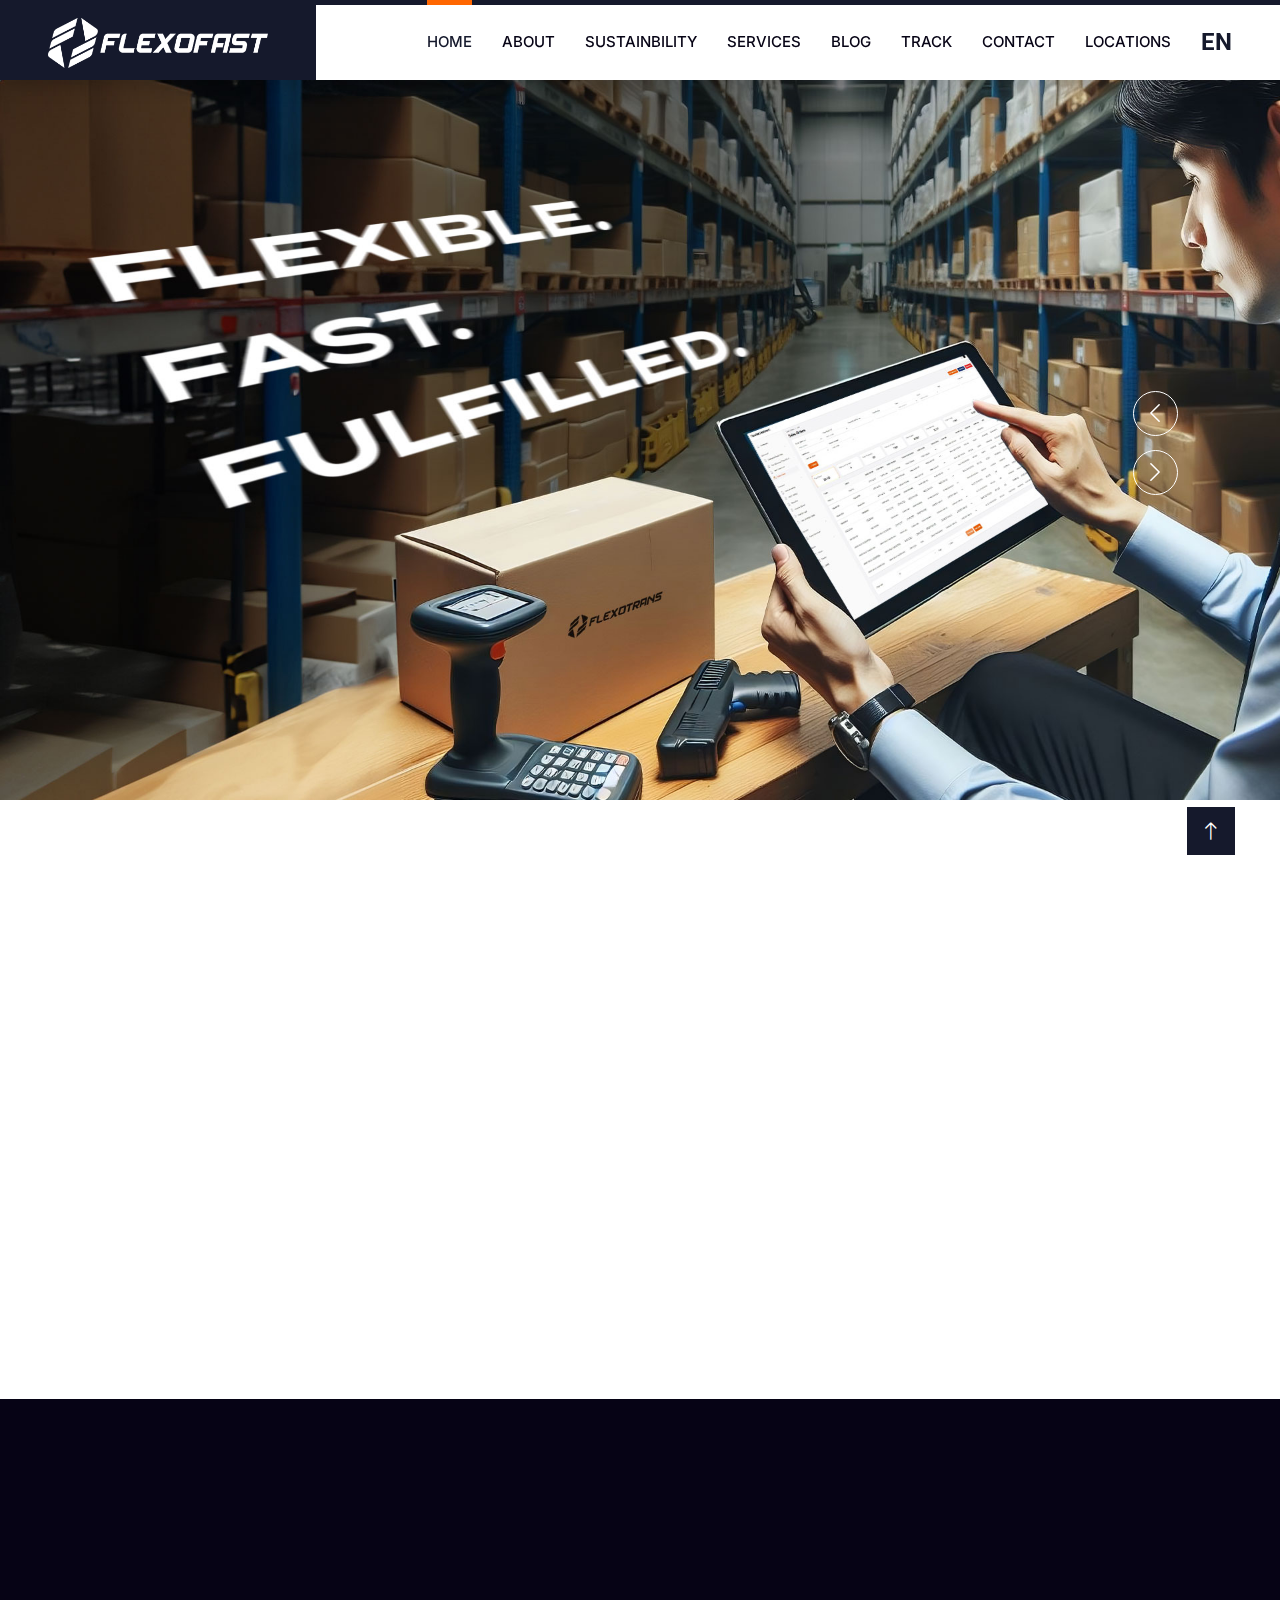
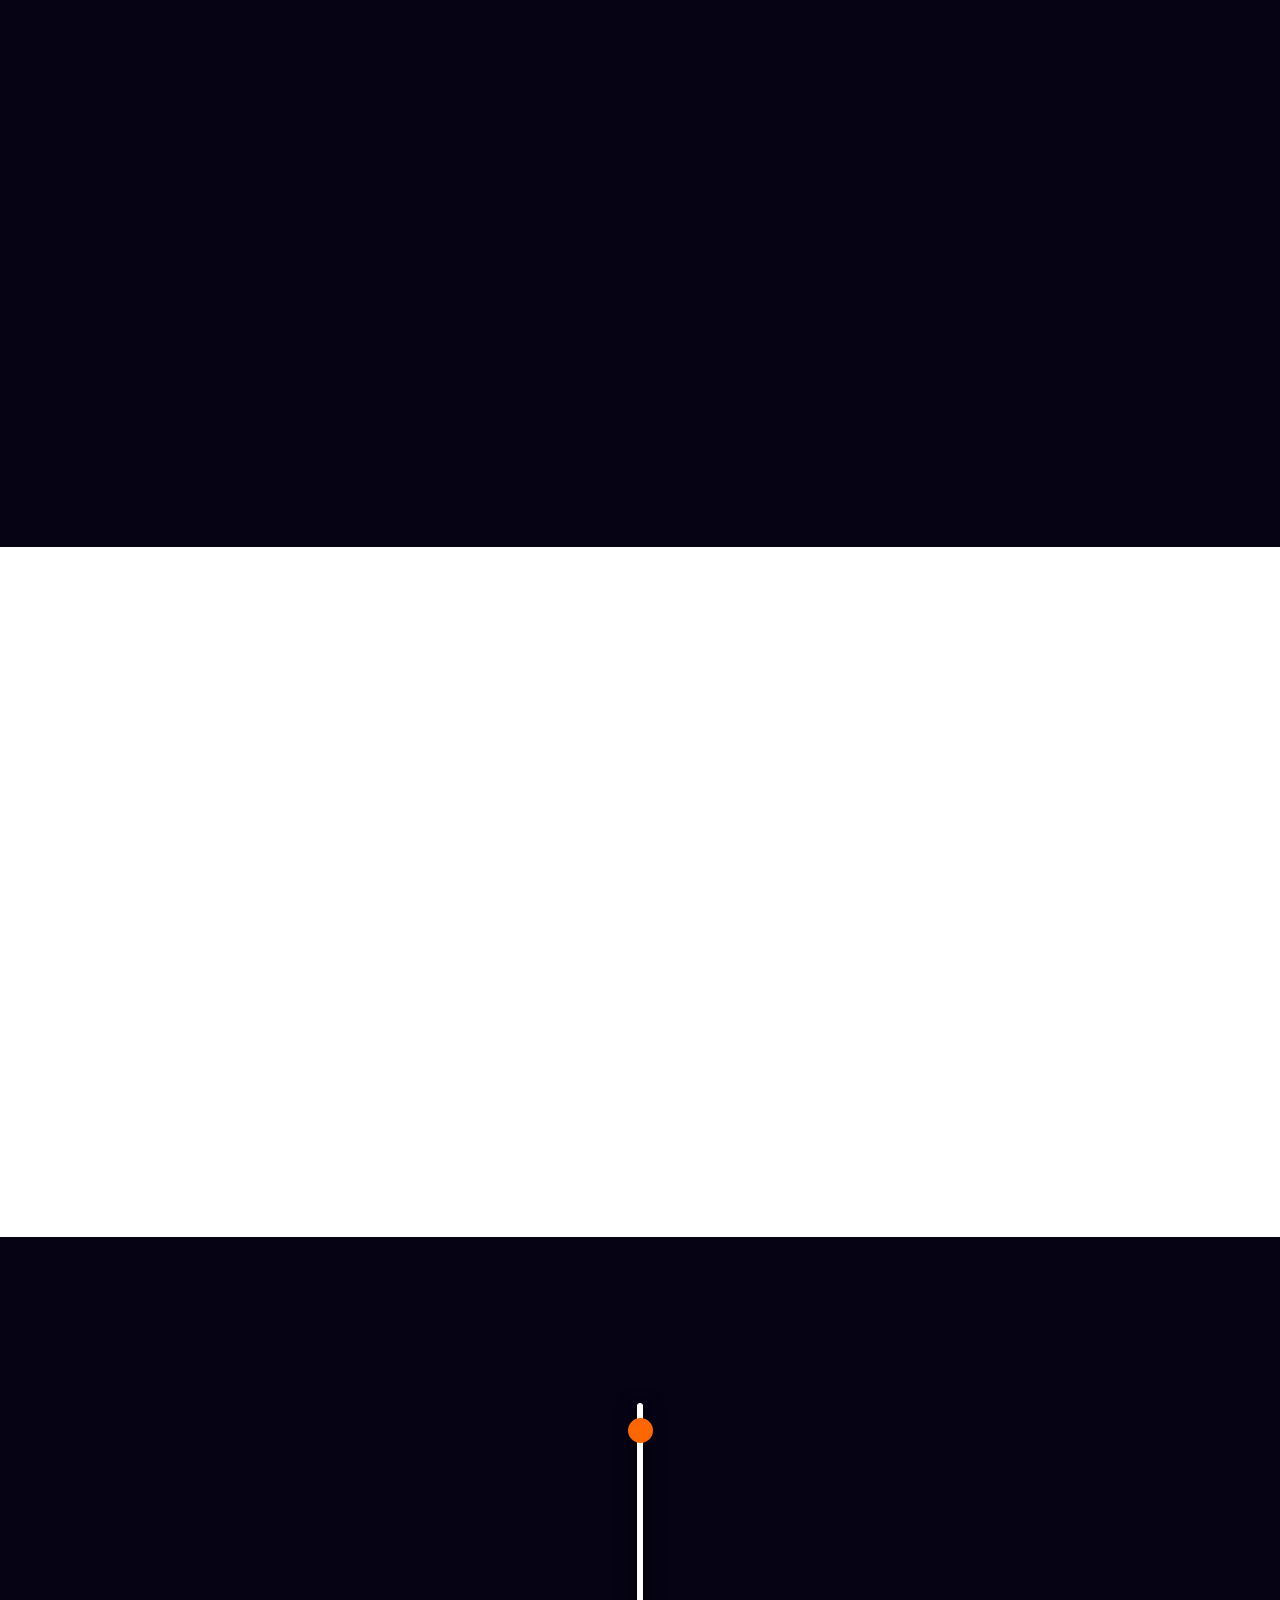
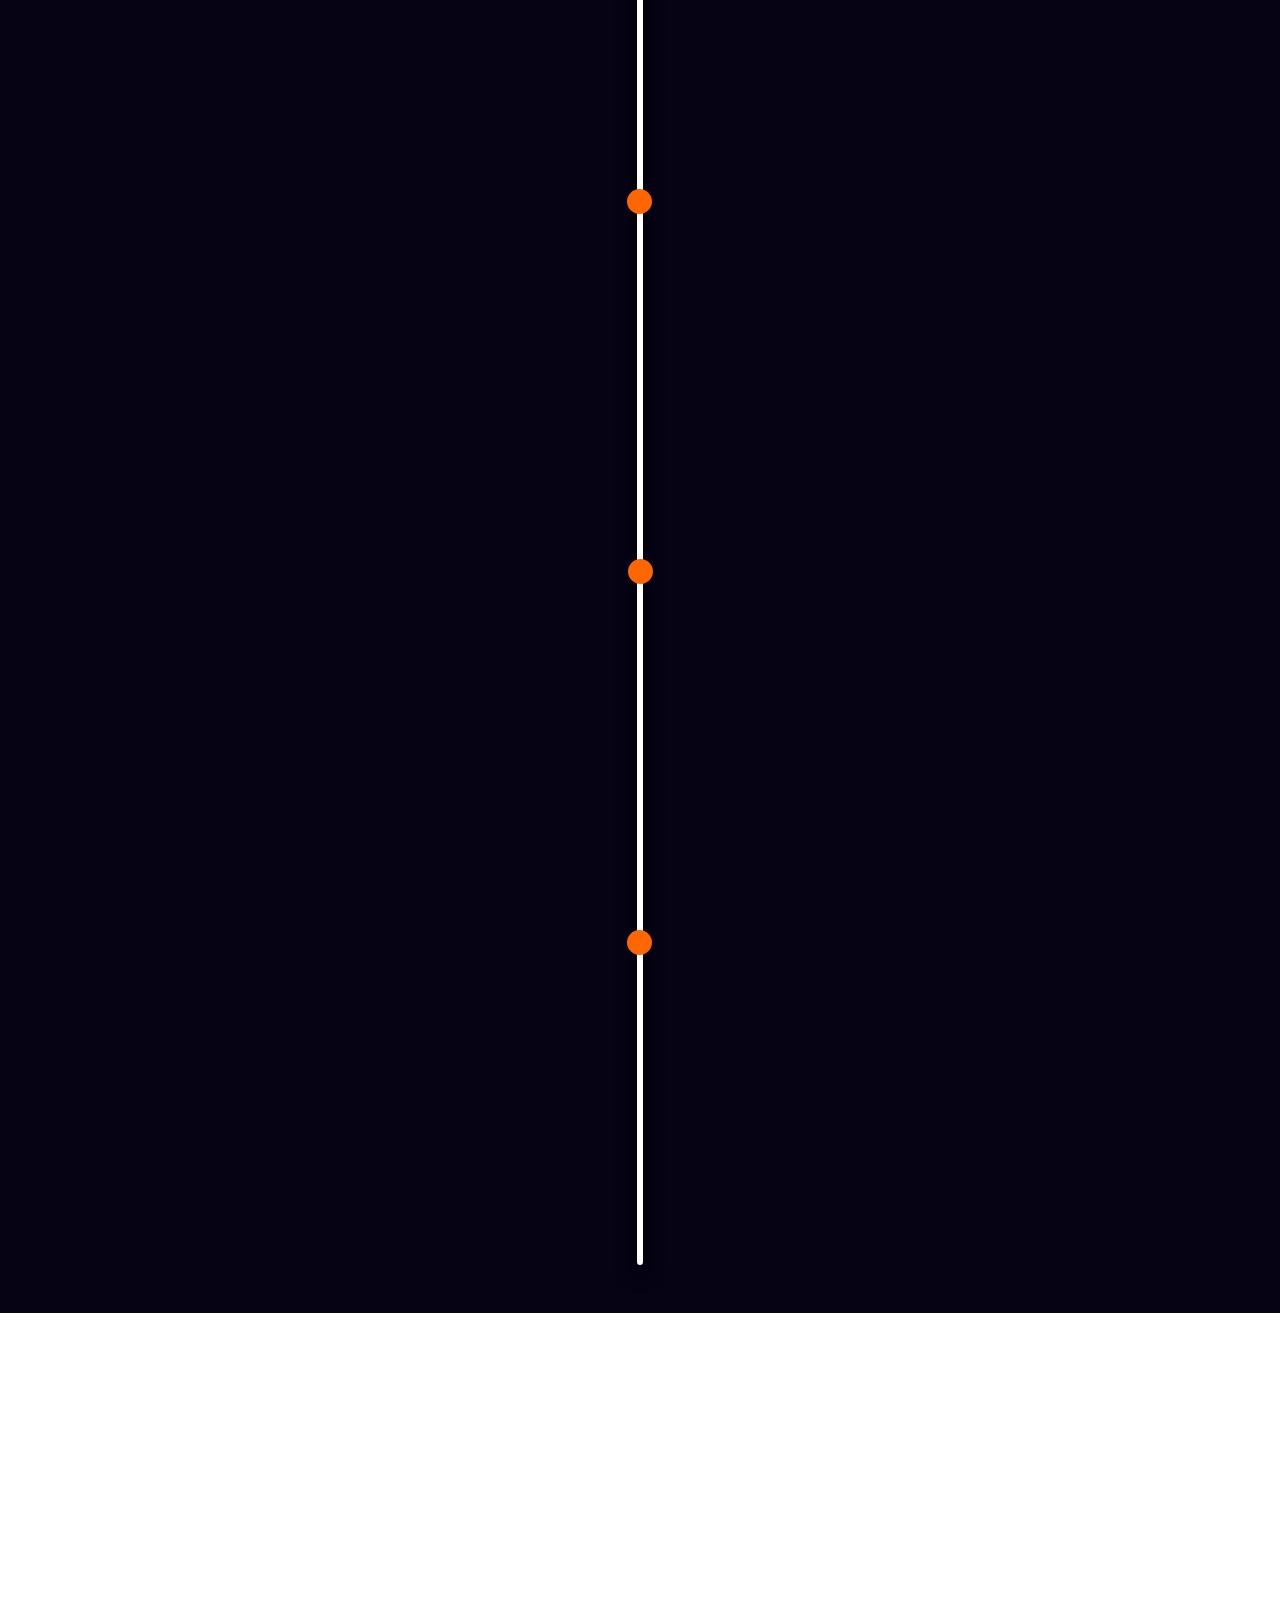
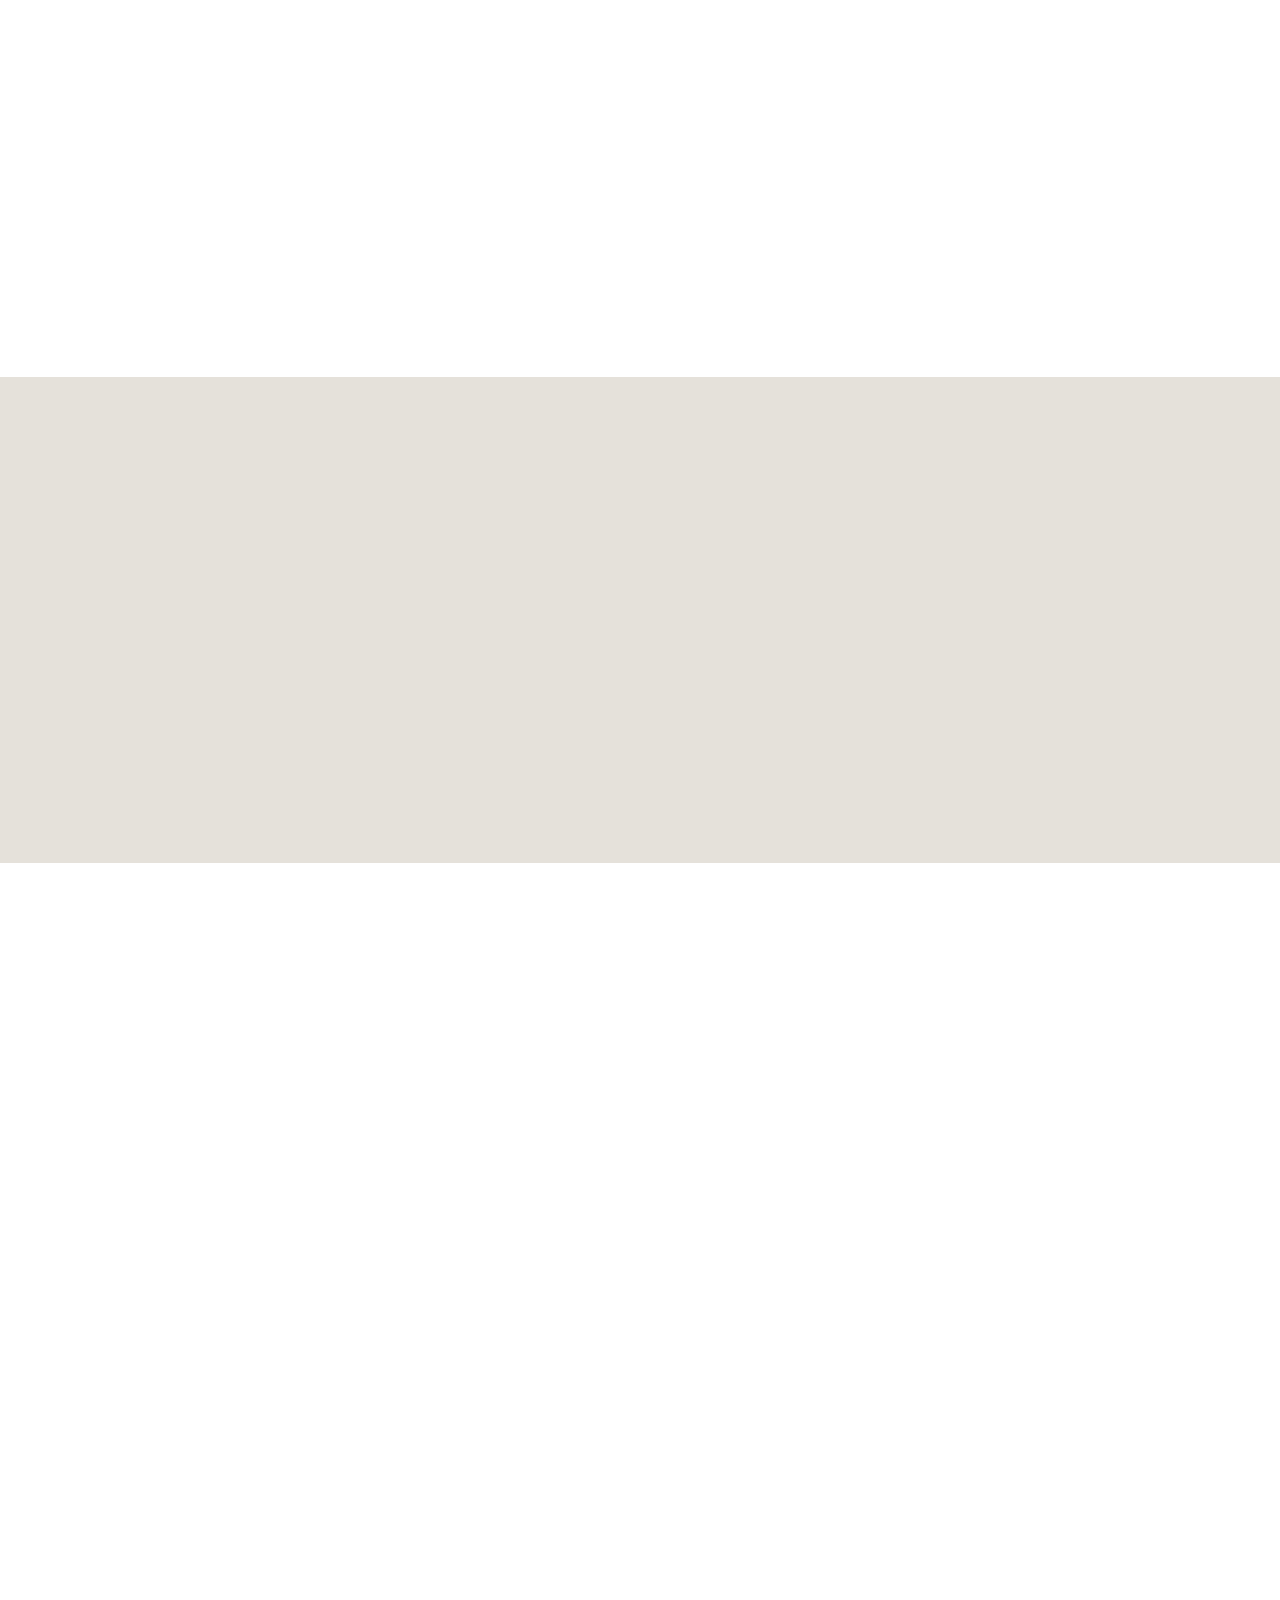
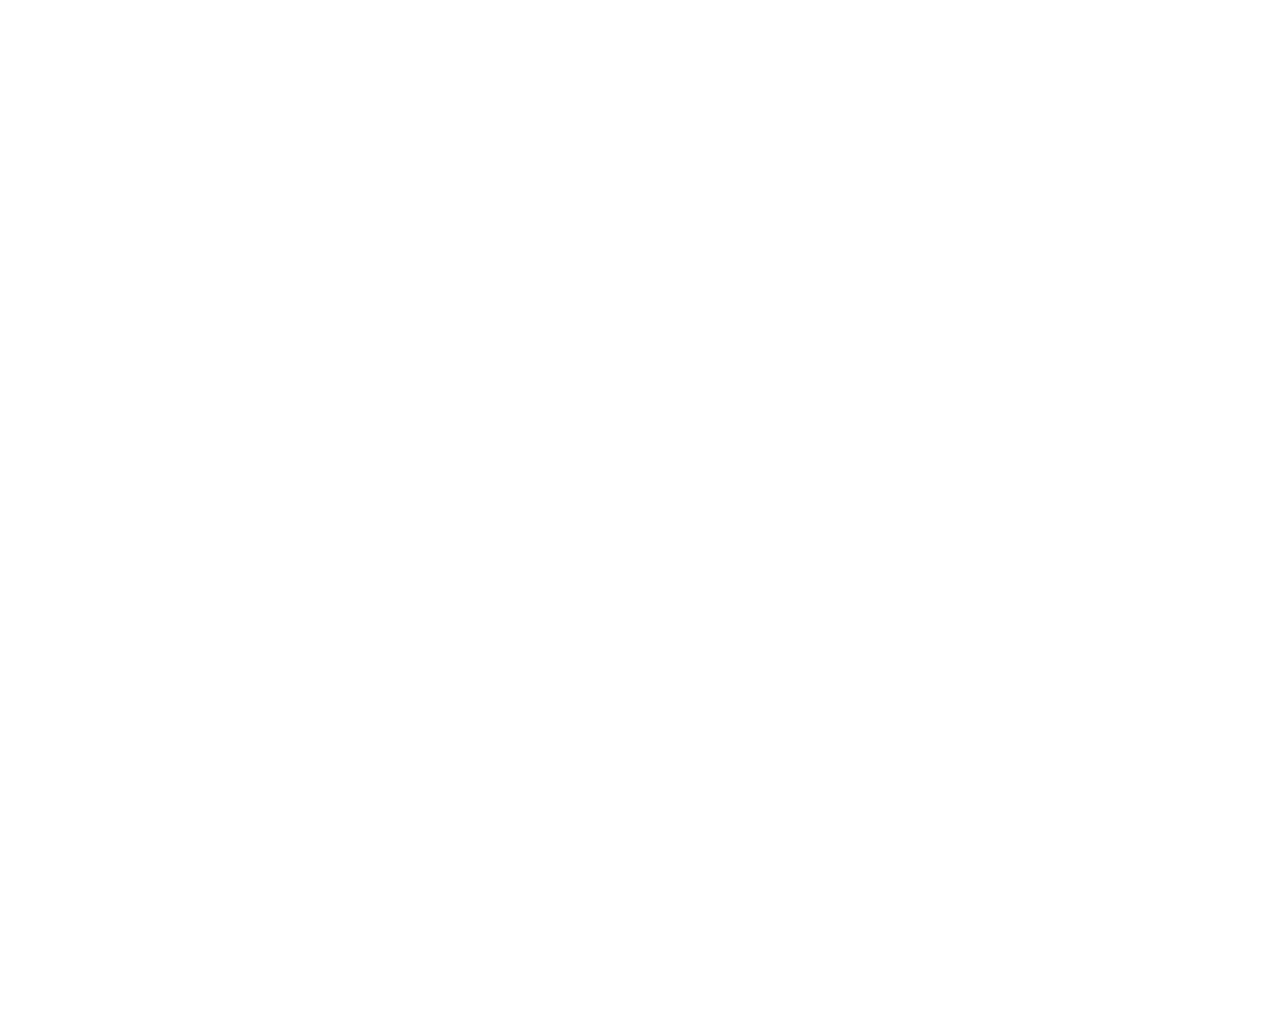
<file: index.html>
<!DOCTYPE html>
<html lang="en">

<head>
    <meta charset="utf-8">
    <title>Flex of Fast</title>
    <meta content="width=device-width, initial-scale=1.0" name="viewport">
    <meta content="" name="keywords">
    <meta content="" name="description">

    <!-- Favicon -->
    <link href="img/favicon.ico" rel="icon">

    <!-- Google Web Fonts -->
    <link rel="preconnect" href="https://fonts.googleapis.com">
    <link rel="preconnect" href="https://fonts.gstatic.com" crossorigin>
    <link href="https://fonts.googleapis.com/css2?family=Inter:wght@400;600&family=Roboto:wght@500;700&display=swap" rel="stylesheet">

    <!-- Icon Font Stylesheet -->
    <link href="https://cdnjs.cloudflare.com/ajax/libs/font-awesome/5.10.0/css/all.min.css" rel="stylesheet">
    <link href="https://cdn.jsdelivr.net/npm/bootstrap-icons@1.4.1/font/bootstrap-icons.css" rel="stylesheet">

    <!-- Libraries Stylesheet -->
    <link href="lib/animate/animate.min.css" rel="stylesheet">
    <link href="lib/owlcarousel/assets/owl.carousel.min.css" rel="stylesheet">

    <!-- Customized Bootstrap Stylesheet -->
    <link href="css/bootstrap.min.css" rel="stylesheet">

    <!-- Template Stylesheet -->
    <link href="css/style.css" rel="stylesheet">
</head>

<body>
    <!-- LOADING PAGE : START -->
    <div id="spinner" class="show bg-white position-fixed translate-middle w-100 vh-100 top-50 start-50 d-flex align-items-center justify-content-center">
        <div class="spinner-grow text-primary" style="width: 3rem; height: 3rem;" role="status">
            <span class="sr-only">Loading...</span>
        </div>
    </div>
    <!-- LOADING PAGE : END -->


    <!-- NAVBAR : START-->
        <nav class="navbar navbar-expand-lg bg-white navbar-light shadow border-top border-5 border-primary sticky-top p-0">
            <a href="index.html" class="navbar-brand bg-primary d-flex align-items-center px-4 px-lg-5">
                  <img class="img-fluid flex-shrink-0" src="img/logo.png" style="width: 220px; height: 50px;">
            </a>
            <button type="button" class="navbar-toggler me-4" data-bs-toggle="collapse" data-bs-target="#navbarCollapse">
                <span class="navbar-toggler-icon"></span>
            </button>
            <div class="collapse navbar-collapse" id="navbarCollapse">
                <div class="navbar-nav ms-auto p-4 p-lg-0">
                    <a href="index.html" class="nav-item nav-link active">Home</a>
                    <a href="about.html" class="nav-item nav-link">About</a>
                    <a href="sustainbility.html" class="nav-item nav-link">Sustainbility</a>
                    <a href="service.html" class="nav-item nav-link">Services</a>
                    <a href="blog.html" class="nav-item nav-link">Blog</a>
                    <a href="https://flexotrans.com" class="nav-item nav-link">Track</a>
                    <a href="contact.html" class="nav-item nav-link">Contact</a>
                    <a href="location.html" class="nav-item nav-link">Locations</a>
                </div>
                <h4 class="m-0 pe-lg-5 d-none d-lg-block"></i><a href="#">EN</a></h4>
            </div>
        </nav>
    <!-- NAVBAR : END -->


    <!-- BANNER HEADLINE : START -->
        <div class="container-fluid p-0 pb-5">
            <div class="owl-carousel header-carousel position-relative mb-5">
                <div class="owl-carousel-item position-relative">
                    <img class="img-fluid" src="img/carousel-1.jpg" alt="">
                     <!-- <div class="position-absolute top-0 start-0 w-100 h-100 d-flex align-items-center" style="background: rgba(6, 3, 21, .5);">
                      <div class="container">
                            <div class="row justify-content-start">
                                <div class="col-10 col-lg-8">
                                    <h3 class="display-5 text-white animated slideInDown mb-4"><span class="text-secondary">Fast. Accurate. </span> and <span class="text-secondary">Reliable</span> Logistics Solutions for Your Business</h3>
                                    <p class="fs-5 fw-medium text-white mb-4 pb-2"><span class="text-warning">Flexofast</span> is here to optimize your shipping and logistics needs with cutting-edge technology and top-notch services</p>
                                    <a href="" class="btn btn-primary py-md-3 px-md-5 animated slideInRight">Learn More</a>
                                </div>
                            </div>
                        </div> 
                     </div> -->
                </div>
                <div class="owl-carousel-item position-relative">
                    <img class="img-fluid" src="img/carousel-2.jpg" alt="">
                    <div class="position-absolute top-0 start-0 w-100 h-100 d-flex align-items-center" style="background: rgba(6, 3, 21, .5);">
                        <div class="container">
                            <div class="row justify-content-start">
                                <div class="col-10 col-lg-8">
                                    <h3 class="display-5 text-white animated slideInDown mb-4"><span class="text-secondary">Fast. Accurate. </span> and <span class="text-secondary">Reliable</span> Logistics Solutions for Your Business</h3>
                                    <p class="fs-5 fw-medium text-white mb-4 pb-2"><span class="text-warning">Flexofast</span> is here to optimize your shipping and logistics needs with cutting-edge technology and top-notch services</p>
                                    <a href="" class="btn btn-primary py-md-3 px-md-5 animated slideInRight">Learn More</a>
                                </div>
                            </div>
                        </div>
                    </div>
                </div>
            </div>
        </div>
    <!-- BANNER HEADLINE : END-->



    <!-- ACHIEVEMENT : START-->
        <div class="container-xxl overflow-hidden py-0 px-lg-5">
            <div class="container feature py-5 px-lg-0">
                <div class="row g-5 mx-lg-0">
                    <div class="col-lg-6 wow fadeInUp" data-wow-delay="0.1s">
                        <h5 class="text-warning text-uppercase mb-3">Our Achievement</h5>
                        <h1 class="mb-5">Our Achievements In The Last 36 Months</h1>
                        <p class="mb-5">Our various achievements in the last 36 Months become one of the important things of us</p>
                        <div class="d-flex align-items-center ">
                            <i class="fa fa-headphones fa-2x flex-shrink-0 bg-primary p-3 text-white shadow-border-item"></i>
                            <div class="ps-4">
                                <h6>Find Our Sales</h6>
                                <h3 class="text-primary m-0">+62852 1293 8914</h3>
                            </div>
                        </div>
                    </div>
                    <div class="col-lg-6 pe-lg-0 wow fadeInRight" data-wow-delay="0.1s" style="min-height: 400px;">
                        <div class="row g-4 align-items-center">
                            <div class="col-sm-6">
                                <div class="bg-warning p-4 mb-4 wow flipInY shadow-border-item" data-wow-delay="0.3s">
                                    <i class="fa fa-users fa-2x text-white mb-3"></i>
                                    <h2 class="text-white mb-2"><span class="text-primary" data-toggle="counter-up">99</span><span class="text-primary">%</span> Services</h2>
                                    <p class="text-primary mb-0"><b>SLA Commitment</b></p>
                                </div>
                                <div class="bg-warning p-4 wow flipInY shadow-border-item" data-wow-delay="0.5s">
                                    <i class="fa fa-ship fa-2x text-white mb-3"></i>
                                    <h2 class="text-white mb-2"><span class="text-primary" data-toggle="counter-up">20</span> Million</h2>
                                    <p class="text-primary mb-0"><b>Package Handled</b></p>
                                </div>
                            </div>
                            <div class="col-sm-6">
                                <div class="bg-warning p-4 wow flipInY shadow-border-item" data-wow-delay="0.7s">
                                    <i class="fa fa-star fa-2x text-white mb-3"></i>
                                     <h2 class="text-white mb-2"><span class="text-primary" data-toggle="counter-up">25</span> Channels</h2>
                                    <p class="text-primary mb-0"><b>E-commerce Integration</b></p>
                                </div>
                            </div>
                        </div>
                    </div>
                </div>
            </div>
        </div>
    <!-- ACHIEVEMENT : END-->

    <!-- ABOUT US : START-->
        <div class="container-fluid py-5 bg-dark middle-about">
            <div class="container py-5">
                <div class="text-center wow fadeInUp" data-wow-delay="0.1s">
                    <h5 class="text-warning text-uppercase">About Us</h5>
                    <h1 class="mb-5 text-white">Seize the limitless opportunities of the digital age with Flexofast</h1>
                </div>
                <div class="row g-4">
                    <div class="col-md-6 col-lg-4 wow fadeInUp" data-wow-delay="0.3s">
                        <div class="service-item p-4 bg-gradient">
                            <div class="overflow-hidden mb-4">
                                <img class="img-fluid" src="img/service-1.jpg" alt="">
                            </div>
                            <h6 class="mb-3 text-light text-center">Our Warehouse <br></h6>
                            <p>Our various achievements in the last 36 Months become one of the important things of us</p>
                        </div>
                    </div>
                    <div class="col-md-6 col-lg-4 wow fadeInUp" data-wow-delay="0.5s">
                        <div class="service-item p-4 bg-gradient">
                            <div class="overflow-hidden mb-4">
                                <img class="img-fluid" src="img/service-2.jpg" alt="">
                            </div>
                            <h6 class="mb-3 text-light text-center">Our Team <br></h6>
                            <p>Our various achievements in the last 36 Months become one of the important things of us</p>
                        </div>
                    </div>
                    <div class="col-md-6 col-lg-4 wow fadeInUp" data-wow-delay="0.7s">
                        <div class="service-item p-4 bg-gradient">
                            <div class="overflow-hidden mb-4">
                                <img class="img-fluid" src="img/service-3.jpg" alt="">
                            </div>
                            <h6 class="mb-3 text-light text-center">Our Values</h6>
                            <p>Our various achievements in the last 36 Months become one of the important things of us</p>
                        </div>
                    </div>
                </div>
            </div>
        </div>
    <!-- ABOUT US : END-->


    <!-- SUSTAINABILITY PROGRAM : START-->
        <div class="container-fluid  feature py-0 px-lg-0">
            <div class="row g-5 mx-lg-0">
                <div class="col-lg-6 py-6 feature-text wow fadeInUp" data-wow-delay="0.1s">
                    <h5 class="text-success text-uppercase mb-3">Sustainability Program</h5>
                    <h2 class="mb-5">Fulfill Today, Sustain Tomorrow</h2>
                    <div class="d-flex mb-4 wow fadeInUp" data-wow-delay="0.7s">
                        <i class="fa fa-inbox text-success fa-3x flex-shrink-0"></i>
                        <div class="ms-4">
                            <h6>Sustainable Packaging</h6>
                            <p class="mb-0">Crafted with eco-friendly materials, our packaging minimizes environmental impact without sacrificing quality or functionality.</p>
                        </div>
                    </div>
                    <div class="d-flex mb-4 wow fadeIn" data-wow-delay="0.5s">
                        <i class="fa fa-globe text-success fa-3x flex-shrink-0"></i>
                        <div class="ms-4">
                            <h6>Solar Power Warehouse</h6>
                            <p class="mb-0">Our solar-powered warehouses reduce carbon footprints, cut costs, and ensure reliable, eco-friendly operations.</p>
                        </div>
                    </div>
                    <div class="d-flex mb-4 wow fadeInDown" data-wow-delay="0.7s">
                        <i class="fa fa-truck text-success fa-3x flex-shrink-0"></i>
                        <div class="ms-4">
                            <h6>Electronic Vehicle (EV) </h6>
                            <p class="mb-0">Flexotrans EVs combine innovation and eco-friendly design for exceptional performance with minimal environmental impact.</p>
                        </div>
                    </div>
                    <div class="d-flex mb-0">
                        <a href="sustainbility.html" class="btn btn-success py-md-3 px-md-5 animated slideInRight">Read More</a>
                    </div>
                </div>
                <div class="col-lg-6 pe-lg-0 wow fadeInRight" data-wow-delay="0.1s" style="min-height: 400px;">
                    <div class="position-relative h-100">
                        <img class="position-absolute img-fluid w-100 h-100" src="img/sustainibility1.jpg" style="object-fit: cover;" alt="">
                    </div>
                </div>
            </div>
        </div>
    <!-- SUSTAINABILITY PROGRAM : END-->


    <!-- 360°  CAPABILITIES : START-->
        <div class="container-fluid bg-dark py-5 middle">
            <div class="text-center wow fadeInUp" data-wow-delay="0.1s">
                <h5 class="text-warning text-uppercase">360° Capabilities</h5>
                <h2 class="mb-5 text-white"><span class="text-white">Optimizes your business</span> with cutting-edge e-commerce technology</h2>
                <br>
            </div>
            <div class="row g-4">
                <div class="timeline">
                    <div class="timeline-container left">
                    <div class="content wow fadeInLeft" data-wow-delay="0.3s">
                      <h2 class="text-warning">FULFILLMENT SERVICES</h3>
                      <p class="text-white"> Leading the way in navigating the complexities of the supply chain ecosystem with advanced, cutting-edge solutions.</p>
                      <img src="img/360-fast.jpg" alt="Image 2">
                    </div>
                  </div>
                  <div class="timeline-container right">
                   <div class="content wow fadeInRight" data-wow-delay="0.5s">
                      <h2 class="text-warning">SHIPPING</h2>
                      <p class="text-white">Accelerating shipping process, increasing customer satisfaction with the best transporters across Indonesia</p>
                      <img src="img/360-trans.jpg" alt="Image 3">
                    </div>
                  </div>
                   <div class="timeline-container left">
                    <div class="content wow fadeInLeft" data-wow-delay="0.1s">
                      <h2 class="text-warning">E-COMMERCE MANAGEMENT</h2>
                      <p class="text-white">Seamlessly handling multichannel marketplace transactions, or other plaforms from social media to website</p>
                      <img src="img/360-commerce.jpg" alt="Image 1">
                    </div>
                  </div>
                  <div class="timeline-container right">
                    <div class="content wow fadeInRight" data-wow-delay="0.7s">
                      <h2 class="text-warning">FOOD DELIVERY</h2>
                      <p class="text-white">Providing comprehensive e-logistic solution for online food business</p>
                      <img src="img/360-digital.jpg" alt="Image 4">
                    </div>
                  </div>
                </div>
            </div>
        </div>
    <!-- 360°  CAPABILITIES : END-->

    <!-- TESTIMONIAL:  START -->
        <div class="container-xxl py-5 wow fadeInUp" data-wow-delay="0.1s">
            <div class="container py-5">
                <div class="text-center">
                    <h5 class="text-warning text-uppercase">Testimonial</h5>
                    <h1 class="mb-0">Our Clients Say!</h1>
                </div>
                <div class="owl-carousel testimonial-carousel wow fadeInUp" data-wow-delay="0.1s">
                    <div class="testimonial-item p-4 my-5">
                        <i class="fa fa-quote-right fa-3x text-light position-absolute top-0 end-0 mt-n3 me-4"></i>
                        <div class="d-flex align-items-end mb-4">
                            <img class="img-fluid flex-shrink-0" src="img/testimonial-1.jpg" style="width: 80px; height: 80px;">
                            <div class="ms-4">
                                <h5 class="mb-1">Suci Sundari</h5>
                                <p class="m-0">Beauty Team Manager (Innisfree)</p>
                            </div>
                        </div>
                        <p class="mb-0">After going through learning curve to manage our brand's sophistication, Flexofast continues to deliver their best services and part of our journey to increase sales</p>
                    </div>
                    <div class="testimonial-item p-4 my-5">
                        <i class="fa fa-quote-right fa-3x text-light position-absolute top-0 end-0 mt-n3 me-4"></i>
                        <div class="d-flex align-items-end mb-4">
                            <img class="img-fluid flex-shrink-0" src="img/testimonial-2.png" style="width: 80px; height: 80px;">
                            <div class="ms-4">
                                <h5 class="mb-1">Wagiyanto</h5>
                                <p class="m-0">AVP Deca Group (Whitelab)</p>
                            </div>
                        </div>
                        <p class="mb-0">Deca Group-Whitelab thanks Flexofast for providing the best services for our sophisticated operational needs.The services provided are very professional and flexible</p>
                    </div>
                    <div class="testimonial-item p-4 my-5">
                        <i class="fa fa-quote-right fa-3x text-light position-absolute top-0 end-0 mt-n3 me-4"></i>
                        <div class="d-flex align-items-end mb-4">
                            <img class="img-fluid flex-shrink-0" src="img/testimonial-3.png" style="width: 80px; height: 80px;">
                            <div class="ms-4">
                                <h5 class="mb-1">Melisa Oktaviani</h5>
                                <p class="m-0">Personal Care Team Manager (Cetaphil)</p>
                            </div>
                        </div>
                        <p class="mb-0">Since Eblo-Cetaphil collaborated with Flexofast, our orders are well fulfilled, on time and accurately.This collaboration enables us to make our customers happy by having their orders fast and properly prepared</p>
                    </div>
                </div>
            </div>
        </div>
    <!-- TESTIMONIAL:  END -->

    <!-- PARTNER :  START -->
        <div class="container-fluid bg-light py-5 partner-back">
            <div class="container py-5">
                <div class="text-center wow fadeInUp" data-wow-delay="0.1s">
                    <h5 class="text-warning text-uppercase">Partners</h5>
                    <h1 class="mb-5 text-primary">Company that partnered with us</h1>
                </div>
                <div class="row g-4">
                    <div class="col-lg-2 wow fadeInUp" data-wow-delay="0.2s">
                        <div class="team-item">
                            <img class="img-fluid shadow-border-item-two" src="img/partners1.jpg" alt="">
                        </div>
                    </div>
                    <div class="col-lg-2 wow fadeInDown" data-wow-delay="0.2s">
                       <div class="team-item">
                            <img class="img-fluid shadow-border-item-two" src="img/partners2.jpg" alt="">
                        </div>
                    </div>
                    <div class="col-lg-2 wow fadeInUp" data-wow-delay="0.2s">
                        <div class="team-item">
                            <img class="img-fluid shadow-border-item-two" src="img/partners3.jpg" alt="">
                        </div>
                    </div>
                    <div class="col-lg-2 wow fadeInDown" data-wow-delay="0.2s">
                        <div class="team-item">
                            <img class="img-fluid shadow-border-item-two" src="img/partners4.jpg" alt="">
                        </div>
                    </div>
                    <div class="col-lg-2 wow fadeInUp" data-wow-delay="0.2s">
                        <div class="team-item">
                            <img class="img-fluid shadow-border-item-two" src="img/partners5.jpg" alt="">
                        </div>
                    </div>
                    <div class="col-lg-2 wow fadeInDown" data-wow-delay="0.2s">
                        <div class="team-item">
                            <img class="img-fluid shadow-border-item-two" src="img/partners6.jpg" alt="">
                        </div>
                    </div>
                </div>
            </div>
        </div>
    <!-- PARTNER :  END -->


    <!-- BLOG : START -->
        <div class="container-xxl py-5">
            <div class="container py-5">
                <div class="text-center wow fadeInUp" data-wow-delay="0.1s">
                    <h5 class="text-warning text-uppercase">Newsletter</h5>
                    <h1 class="mb-5 text-primary">Explore Our News</h1>
                </div>
                <div class="row g-4">
                    <div class="col-md-6 col-lg-4 wow fadeInUp" data-wow-delay="0.3s">
                        <div class="service-item p-4">
                            <div class="overflow-hidden mb-4">
                                <img class="img-fluid" src="img/service-1.jpg" alt="">
                            </div>
                            <h4 class="mb-3">Air Freight</h4>
                            <p>Stet stet justo dolor sed duo. Ut clita sea sit ipsum diam lorem diam.</p>
                            <a class="btn-slide mt-2" href=""><i class="fa fa-arrow-right"></i><span>Read More</span></a>
                        </div>
                    </div>
                    <div class="col-md-6 col-lg-4 wow fadeInUp" data-wow-delay="0.5s">
                        <div class="service-item p-4">
                            <div class="overflow-hidden mb-4">
                                <img class="img-fluid" src="img/service-2.jpg" alt="">
                            </div>
                            <h4 class="mb-3">Ocean Freight</h4>
                            <p>Stet stet justo dolor sed duo. Ut clita sea sit ipsum diam lorem diam.</p>
                            <a class="btn-slide mt-2" href=""><i class="fa fa-arrow-right"></i><span>Read More</span></a>
                        </div>
                    </div>
                    <div class="col-md-6 col-lg-4 wow fadeInUp" data-wow-delay="0.7s">
                        <div class="service-item p-4">
                            <div class="overflow-hidden mb-4">
                                <img class="img-fluid" src="img/service-3.jpg" alt="">
                            </div>
                            <h4 class="mb-3">Road Freight</h4>
                            <p>Stet stet justo dolor sed duo. Ut clita sea sit ipsum diam lorem diam.</p>
                            <a class="btn-slide mt-2" href=""><i class="fa fa-arrow-right"></i><span>Read More</span></a>
                        </div>
                    </div>
                </div>
            </div>
        </div>
    <!-- BLOG : END -->

     <!-- QUOTE: START-->
        <div class="container-fluid">
            <div class="row mx-lg-0">
                <div class="col-lg-6 py-6 feature-text wow fadeInUp" data-wow-delay="0.1s">
                    <div class="row g-5">
                        <img class="img-fluid pb-5" src="img/tagline.png" style="width: 60%; height:60%;" alt="">
                    </div>
                     <div class="row g-5">
                        <div class="d-flex">
                            <p>Flexofast aims to become the ultimate logistic partner for brands and companies in Indonesia who seek to overcome their challenges and achieve their full potential with our fast, reliable, innovative, and customize solutions</p>
                        </div>
                    </div>
                    <div class="row g-5 pt-5">
                        <div class="d-flex align-items-center">
                            <a href="contact.html" class="btn btn-primary py-md-3 px-md-5 animated slideInRight">Contact Us</a>
                        </div>
                    </div>
                </div>
                <div class="col-lg-6 pe-lg-0 wow fadeInRight" data-wow-delay="0.1s" style="min-height: 400px;">
                    <div class="position-relative h-100">
                        <img class="position-absolute img-fluid w-100 h-100" src="img/asettagline.jpg" style="object-fit: cover;" alt="">
                    </div>
                </div>
            </div>
        </div>
    <!--  QUOTE : END-->

 <!-- FOOTER :  START -->
        <div class="container-fluid bg-dark text-light footer pt-2 wow fadeIn" data-wow-delay="0.1s">
            <div class="container py-5">
                <div class="row g-5">
                    <div class="col-lg-6 col-md-6">
                       <img class="img-fluid flex-shrink-0 mb-4" src="img/logo.png" style="width: 220px; height: 50px;">
                        <p class="mb-2"><i class="fa fa-map-marker-alt me-3"></i>Jln. Pembangunan No. 9, Tangga Asem Sewan, Neglasari, Tangerang, Indonesia</p>
                        <br>
                        <p class="mb-2"><i class="fa fa-phone-alt me-3"></i>+62 8521 293 8914</p>
                        <p class="mb-2"><i class="fa fa-envelope me-3"></i>sales@flexofast.com</p>
                        <div class="d-flex pt-2">
                            <a class="btn btn-outline-light btn-social" href="https://www.instagram.com/flexofast/"><i class="fab fa-instagram"></i></a>
                            <a class="btn btn-outline-light btn-social" href="https://www.linkedin.com/company/flexofast-indonesia"><i class="fab fa-facebook-f"></i></a>
                            <a class="btn btn-outline-light btn-social" href="https://twitter.com/"><i class="fab fa-twitter"></i></a>
                            <a class="btn btn-outline-light btn-social" href="https://www.linkedin.com/company/flexofast-indonesia"><i class="fab fa-linkedin-in"></i></a>
                        </div>
                    </div>
                    <div class="col-lg-3 col-md-6">
                        <h4 class="text-light mb-4">Site Map</h4>
                        <a class="btn btn-link" href="about.hmtl">About Us</a>
                        <a class="btn btn-link" href="sustainbility.html">Suistanbility Program</a>
                        <a class="btn btn-link" href="service.html">Services</a>
                        <a class="btn btn-link" href="blog.html">Blog</a>
                        <a class="btn btn-link" href="https://flexotrans.com">Tracking Package</a>
                        <a class="btn btn-link" href="contact.html">Contact</a>
                        <a class="btn btn-link" href="location.html">Location</a>
                    </div>
                    <div class="col-lg-3 col-md-6">
                        <img class="img-fluid pb-5" src="img/license.png" style="width: 90%; height:50%;" alt="">
                    </div>
                </div>
            </div>
            <div class="container">
                <div class="copyright">
                    <div class="row">
                        <div class="col-md-6 text-center text-md-start mb-3 mb-md-0">
                        </div>
                        <div class="col-md-6 text-center text-md-end">2024
                            &copy; <a class="border-bottom" href="index.html">PT Flexo Solusi Indonesia</a>, All Right Reserved.</div>
                    </div>
                </div>
            </div>
        </div>
    <!-- FOOTER :  END -->


    <!-- Back to Top -->
    <a href="#" class="btn btn-lg btn-primary btn-lg-square rounded-0 back-to-top"><i class="bi bi-arrow-up"></i></a>


    <!-- JavaScript Libraries -->
    <script src="https://code.jquery.com/jquery-3.4.1.min.js"></script>
    <script src="https://cdn.jsdelivr.net/npm/bootstrap@5.0.0/dist/js/bootstrap.bundle.min.js"></script>
    <script src="lib/wow/wow.min.js"></script>
    <script src="lib/easing/easing.min.js"></script>
    <script src="lib/waypoints/waypoints.min.js"></script>
    <script src="lib/counterup/counterup.min.js"></script>
    <script src="lib/owlcarousel/owl.carousel.min.js"></script>

    <!-- Template Javascript -->
    <script src="js/main.js"></script>
</body>

</html>
</file>
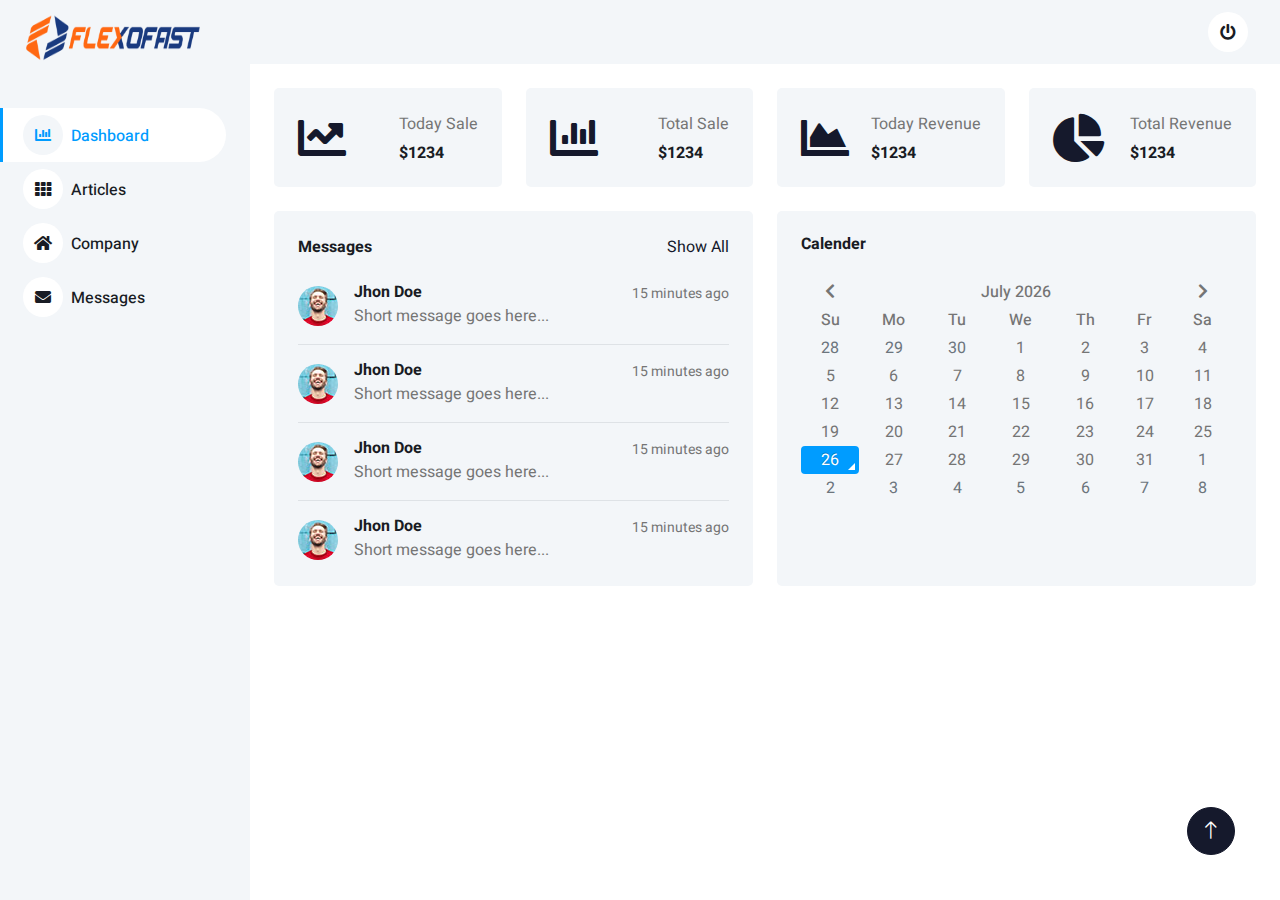
<file: admin/index.html>
<!DOCTYPE html>
<html lang="en">

<head>
    <meta charset="utf-8">
    <title>Flex of Fast</title>
    <meta content="width=device-width, initial-scale=1.0" name="viewport">
    <meta content="" name="keywords">
    <meta content="" name="description">

    <!-- Favicon -->
    <link href="assets/img/favicon.ico" rel="icon">

    <!-- Google Web Fonts -->
    <link rel="preconnect" href="https://fonts.googleapis.com">
    <link rel="preconnect" href="https://fonts.gstatic.com" crossorigin>
    <link href="https://fonts.googleapis.com/css2?family=Heebo:wght@400;500;600;700&display=swap" rel="stylesheet">
    
    <!-- Icon Font Stylesheet -->
    <link href="https://cdnjs.cloudflare.com/ajax/libs/font-awesome/5.10.0/css/all.min.css" rel="stylesheet">
    <link href="https://cdn.jsdelivr.net/npm/bootstrap-icons@1.4.1/font/bootstrap-icons.css" rel="stylesheet">

    <!-- Libraries Stylesheet -->
    <link href="assets/lib/owlcarousel/assets/owl.carousel.min.css" rel="stylesheet">
    <link href="assets/lib/tempusdominus/css/tempusdominus-bootstrap-4.min.css" rel="stylesheet" />

    <!-- Customized Bootstrap Stylesheet -->
    <link href="assets/css/bootstrap.min.css" rel="stylesheet">

    <!-- Template Stylesheet -->
    <link href="assets/css/style.css" rel="stylesheet">
</head>

<body>
    <div class="container-xxl position-relative bg-white d-flex p-0">
        <!-- Spinner Start -->
        <div id="spinner" class="show bg-white position-fixed translate-middle w-100 vh-100 top-50 start-50 d-flex align-items-center justify-content-center">
            <div class="spinner-border text-primary" style="width: 3rem; height: 3rem;" role="status">
                <span class="sr-only">Loading...</span>
            </div>
        </div>
        <!-- Spinner End -->


        <!-- Sidebar Start -->
        <div class="sidebar pe-4 pb-3">
            <nav class="navbar bg-light navbar-light">
                <a href="index.html" class="navbar-brand mx-4 mb-3">
                    <img class="img-fluid" src="assets/img/logo-color.png" style="width: 220px; height: 50px;">
                </a>
                <div class="d-flex align-items-center ms-4 mb-4">
                   
                </div>
                <div class="navbar-nav w-100">
                    <a href="index.html" class="nav-item nav-link active"><i class="fa fa-chart-bar me-2"></i>Dashboard</a>
                    <a href="blog-main.html" class="nav-item nav-link"><i class="fa fa-th me-2"></i>Articles</a>
                    <a href="company.html" class="nav-item nav-link"><i class="fa fa-home me-2"></i>Company</a>
                    <a href="messages.html" class="nav-item nav-link"><i class="fa fa-envelope me-2"></i>Messages</a>

                </div>
            </nav>
        </div>
        <!-- Sidebar End -->



        <!-- Content Start -->
        <div class="content">
            <!-- Navbar Start -->
            <nav class="navbar navbar-expand bg-light navbar-light sticky-top px-4 py-0">
                <div class="navbar-nav align-items-center ms-auto">
                    <div class="nav-item dropdown">
                        <a href="signin.html" class="nav-link">
                            <span class="d-none d-lg-inline-flex"><i class="fa fa-power-off me-2"></i></span>
                        </a>
                    </div>
                </div>
            </nav>
            <!-- Navbar End -->


            <!-- Sale & Revenue Start -->
            <div class="container-fluid pt-4 px-4">
                <div class="row g-4">
                    <div class="col-sm-6 col-xl-3">
                        <div class="bg-light rounded d-flex align-items-center justify-content-between p-4">
                            <i class="fa fa-chart-line fa-3x text-primary"></i>
                            <div class="ms-3">
                                <p class="mb-2">Today Sale</p>
                                <h6 class="mb-0">$1234</h6>
                            </div>
                        </div>
                    </div>
                    <div class="col-sm-6 col-xl-3">
                        <div class="bg-light rounded d-flex align-items-center justify-content-between p-4">
                            <i class="fa fa-chart-bar fa-3x text-primary"></i>
                            <div class="ms-3">
                                <p class="mb-2">Total Sale</p>
                                <h6 class="mb-0">$1234</h6>
                            </div>
                        </div>
                    </div>
                    <div class="col-sm-6 col-xl-3">
                        <div class="bg-light rounded d-flex align-items-center justify-content-between p-4">
                            <i class="fa fa-chart-area fa-3x text-primary"></i>
                            <div class="ms-3">
                                <p class="mb-2">Today Revenue</p>
                                <h6 class="mb-0">$1234</h6>
                            </div>
                        </div>
                    </div>
                    <div class="col-sm-6 col-xl-3">
                        <div class="bg-light rounded d-flex align-items-center justify-content-between p-4">
                            <i class="fa fa-chart-pie fa-3x text-primary"></i>
                            <div class="ms-3">
                                <p class="mb-2">Total Revenue</p>
                                <h6 class="mb-0">$1234</h6>
                            </div>
                        </div>
                    </div>
                </div>
            </div>
            <!-- Sale & Revenue End -->


           


           

            <!-- Widgets Start -->
            <div class="container-fluid pt-4 px-4">
                <div class="row g-4">
                    <div class="col-sm-12 col-md-6 col-xl-6">
                        <div class="h-100 bg-light rounded p-4">
                            <div class="d-flex align-items-center justify-content-between mb-2">
                                <h6 class="mb-0">Messages</h6>
                                <a href="messages.html">Show All</a>
                            </div>
                            <div class="d-flex align-items-center border-bottom py-3">
                                <img class="rounded-circle flex-shrink-0" src="assets/img/user.jpg" alt="" style="width: 40px; height: 40px;">
                                <div class="w-100 ms-3">
                                    <div class="d-flex w-100 justify-content-between">
                                        <h6 class="mb-0">Jhon Doe</h6>
                                        <small>15 minutes ago</small>
                                    </div>
                                    <span>Short message goes here...</span>
                                </div>
                            </div>
                            <div class="d-flex align-items-center border-bottom py-3">
                                <img class="rounded-circle flex-shrink-0" src="assets/img/user.jpg" alt="" style="width: 40px; height: 40px;">
                                <div class="w-100 ms-3">
                                    <div class="d-flex w-100 justify-content-between">
                                        <h6 class="mb-0">Jhon Doe</h6>
                                        <small>15 minutes ago</small>
                                    </div>
                                    <span>Short message goes here...</span>
                                </div>
                            </div>
                            <div class="d-flex align-items-center border-bottom py-3">
                                <img class="rounded-circle flex-shrink-0" src="assets/img/user.jpg" alt="" style="width: 40px; height: 40px;">
                                <div class="w-100 ms-3">
                                    <div class="d-flex w-100 justify-content-between">
                                        <h6 class="mb-0">Jhon Doe</h6>
                                        <small>15 minutes ago</small>
                                    </div>
                                    <span>Short message goes here...</span>
                                </div>
                            </div>
                            <div class="d-flex align-items-center pt-3">
                                <img class="rounded-circle flex-shrink-0" src="assets/img/user.jpg" alt="" style="width: 40px; height: 40px;">
                                <div class="w-100 ms-3">
                                    <div class="d-flex w-100 justify-content-between">
                                        <h6 class="mb-0">Jhon Doe</h6>
                                        <small>15 minutes ago</small>
                                    </div>
                                    <span>Short message goes here...</span>
                                </div>
                            </div>
                        </div>
                    </div>
                    <div class="col-sm-12 col-md-6 col-xl-6">
                        <div class="h-100 bg-light rounded p-4">
                            <div class="d-flex align-items-center justify-content-between mb-4">
                                <h6 class="mb-0">Calender</h6>
                            </div>
                            <div id="calender"></div>
                        </div>
                    </div>
                </div>
            </div>
            <!-- Widgets End -->

        </div>
        <!-- Content End -->


        <!-- Back to Top -->
        <a href="#" class="btn btn-lg btn-primary btn-lg-square back-to-top"><i class="bi bi-arrow-up"></i></a>
    </div>

    <!-- JavaScript Libraries -->
    <script src="https://code.jquery.com/jquery-3.4.1.min.js"></script>
    <script src="https://cdn.jsdelivr.net/npm/bootstrap@5.0.0/dist/js/bootstrap.bundle.min.js"></script>
    <script src="assets/lib/chart/chart.min.js"></script>
    <script src="assets/lib/easing/easing.min.js"></script>
    <script src="assets/lib/waypoints/waypoints.min.js"></script>
    <script src="assets/lib/owlcarousel/owl.carousel.min.js"></script>
    <script src="assets/lib/tempusdominus/js/moment.min.js"></script>
    <script src="assets/lib/tempusdominus/js/moment-timezone.min.js"></script>
    <script src="assets/lib/tempusdominus/js/tempusdominus-bootstrap-4.min.js"></script>

    <!-- Template Javascript -->
    <script src="assets/js/main.js"></script>
</body>

</html>
</file>
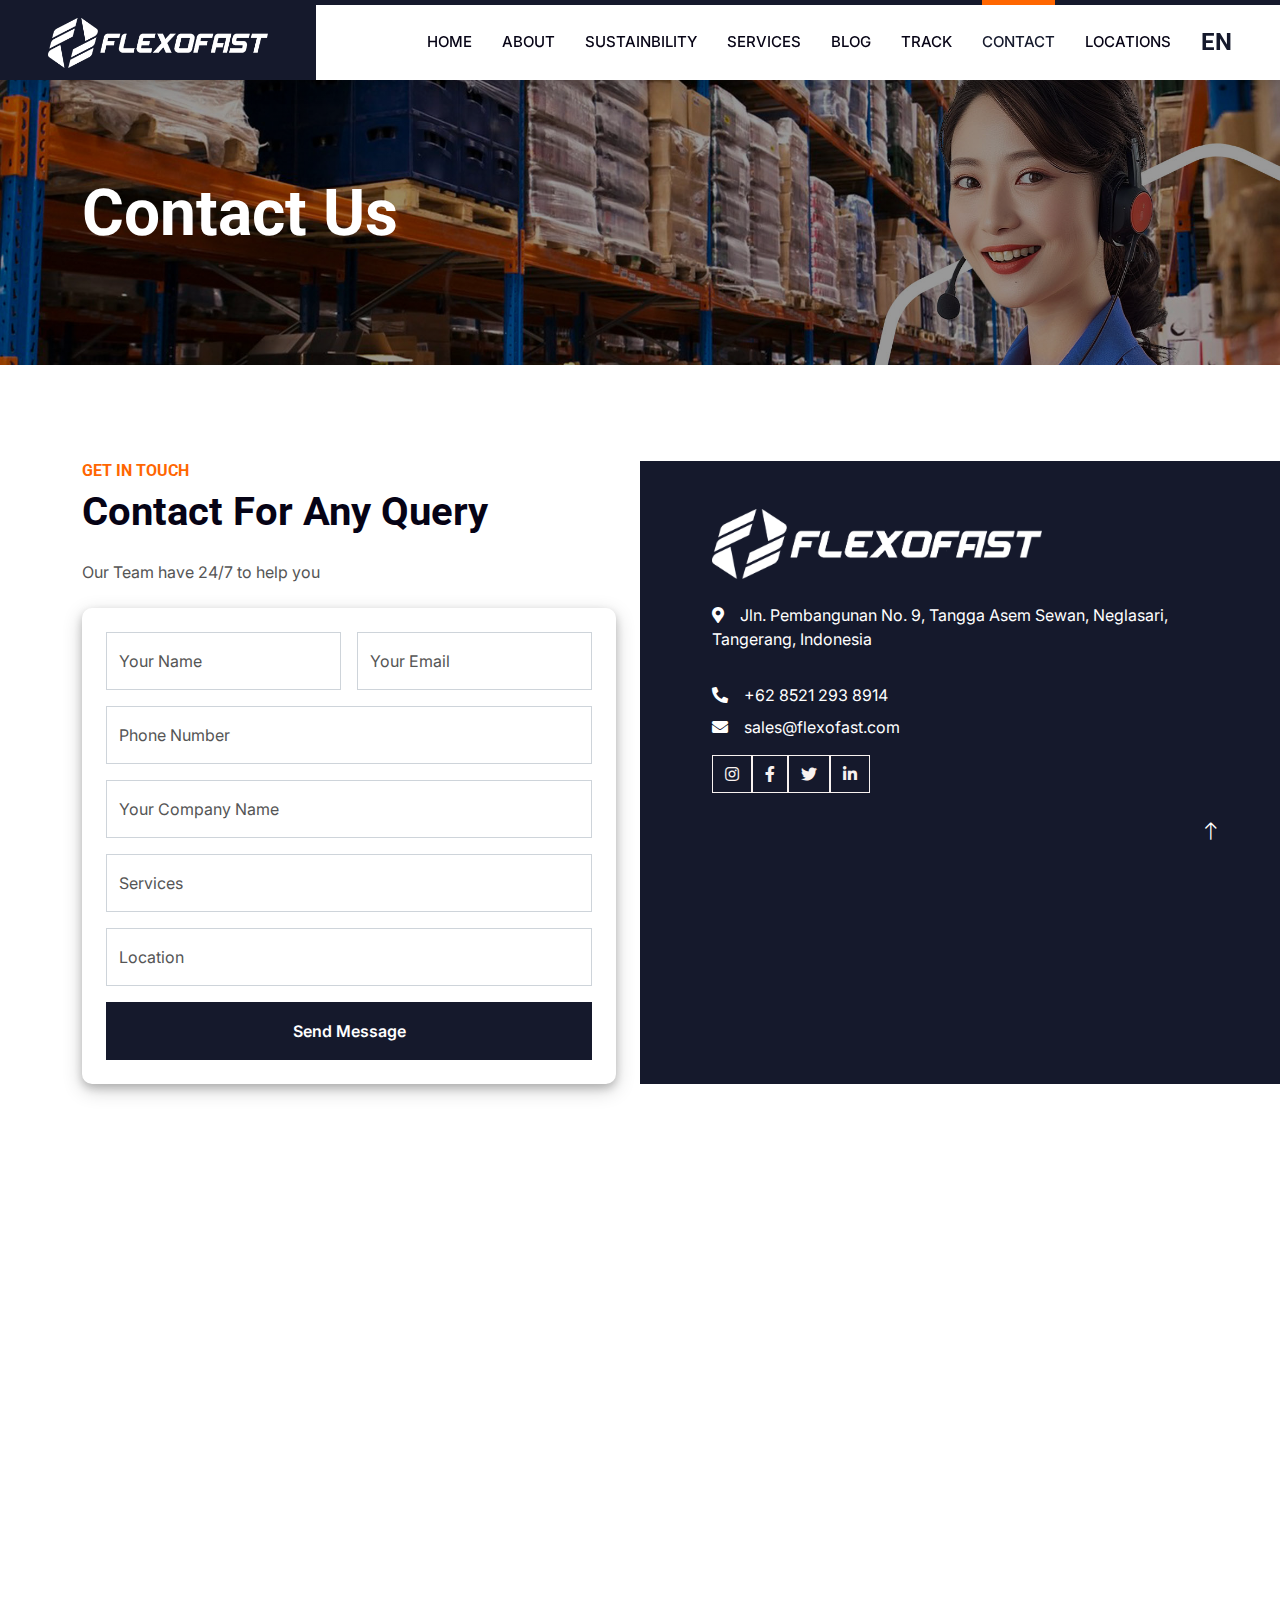
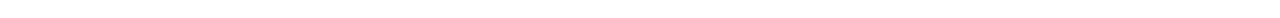
<file: contact.html>
<!DOCTYPE html>
<html lang="en">

<head>
    <meta charset="utf-8">
     <title>Flex of Fast</title>
    <meta content="width=device-width, initial-scale=1.0" name="viewport">
    <meta content="" name="keywords">
    <meta content="" name="description">

    <!-- Favicon -->
    <link href="img/favicon.ico" rel="icon">

    <!-- Google Web Fonts -->
    <link rel="preconnect" href="https://fonts.googleapis.com">
    <link rel="preconnect" href="https://fonts.gstatic.com" crossorigin>
    <link href="https://fonts.googleapis.com/css2?family=Inter:wght@400;600&family=Roboto:wght@500;700&display=swap" rel="stylesheet">

    <!-- Icon Font Stylesheet -->
    <link href="https://cdnjs.cloudflare.com/ajax/libs/font-awesome/5.10.0/css/all.min.css" rel="stylesheet">
    <link href="https://cdn.jsdelivr.net/npm/bootstrap-icons@1.4.1/font/bootstrap-icons.css" rel="stylesheet">

    <!-- Libraries Stylesheet -->
    <link href="lib/animate/animate.min.css" rel="stylesheet">
    <link href="lib/owlcarousel/assets/owl.carousel.min.css" rel="stylesheet">

    <!-- Customized Bootstrap Stylesheet -->
    <link href="css/bootstrap.min.css" rel="stylesheet">

    <!-- Template Stylesheet -->
    <link href="css/style.css" rel="stylesheet">
</head>

<body>
 <!-- LOADING PAGE : START -->
    <div id="spinner" class="show bg-white position-fixed translate-middle w-100 vh-100 top-50 start-50 d-flex align-items-center justify-content-center">
        <div class="spinner-grow text-primary" style="width: 3rem; height: 3rem;" role="status">
            <span class="sr-only">Loading...</span>
        </div>
    </div>
    <!-- LOADING PAGE : END -->


    <!-- NAVBAR : START-->
        <nav class="navbar navbar-expand-lg bg-white navbar-light shadow border-top border-5 border-primary sticky-top p-0">
            <a href="index.html" class="navbar-brand bg-primary d-flex align-items-center px-4 px-lg-5">
                  <img class="img-fluid flex-shrink-0" src="img/logo.png" style="width: 220px; height: 50px;">
            </a>
            <button type="button" class="navbar-toggler me-4" data-bs-toggle="collapse" data-bs-target="#navbarCollapse">
                <span class="navbar-toggler-icon"></span>
            </button>
            <div class="collapse navbar-collapse" id="navbarCollapse">
                <div class="navbar-nav ms-auto p-4 p-lg-0">
                    <a href="index.html" class="nav-item nav-link">Home</a>
                    <a href="about.html" class="nav-item nav-link">About</a>
                    <a href="sustainbility.html" class="nav-item nav-link">Sustainbility</a>
                    <a href="service.html" class="nav-item nav-link">Services</a>
                    <a href="blog.html" class="nav-item nav-link">Blog</a>
                    <a href="https://flexotrans.com" class="nav-item nav-link">Track</a>
                    <a href="contact.html" class="nav-item nav-link active">Contact</a>
                    <a href="location.html" class="nav-item nav-link">Locations</a>
                </div>
                <h4 class="m-0 pe-lg-5 d-none d-lg-block"></i><a href="#">EN</a></h4>
            </div>
        </nav>
    <!-- NAVBAR : END -->


    <!-- Page Header Start -->
    <div class="container-fluid page-header-contact py-5">
        <div class="container py-5">
            <h1 class="display-3 text-white mb-3 animated slideInDown">Contact Us</h1>
        </div>
    </div>
    <!-- Page Header End -->


    <!-- Contact Start -->
    <div class="container-fluid overflow-hidden py-5 px-lg-0">
        <div class="container contact-page py-5 px-lg-0">
            <div class="row g-5 mx-lg-0">
                <div class="col-md-6 contact-form wow fadeIn" data-wow-delay="0.1s">
                    <h6 class="text-warning text-uppercase">Get In Touch</h6>
                    <h1 class="mb-4">Contact For Any Query</h1>
                    <p class="mb-4">Our Team have 24/7 to help you</p>
                    <div class="bg-gradient shadow-border-item p-4">
                        <form>
                            <div class="row g-3">
                                <div class="col-md-6">
                                    <div class="form-floating">
                                        <input type="text" class="form-control" id="name" placeholder="Your Name">
                                        <label for="name">Your Name</label>
                                    </div>
                                </div>
                                <div class="col-md-6">
                                    <div class="form-floating">
                                        <input type="email" class="form-control" id="email" placeholder="Your Email">
                                        <label for="email">Your Email</label>
                                    </div>
                                </div>
                                <div class="col-12">
                                    <div class="form-floating">
                                        <input type="number" class="form-control" id="subject" placeholder="Subject">
                                        <label for="subject">Phone Number</label>
                                    </div>
                                </div>
                                 <div class="col-12">
                                    <div class="form-floating">
                                        <input type="text" class="form-control" id="subject" placeholder="Subject">
                                        <label for="subject">Your Company Name</label>
                                    </div>
                                </div>
                                 <div class="col-12">
                                    <div class="form-floating">
                                        <input type="text" class="form-control" id="subject" placeholder="Subject">
                                        <label for="subject">Services</label>
                                    </div>
                                </div>
                                <div class="col-12">
                                    <div class="form-floating">
                                        <input type="text" class="form-control" id="subject" placeholder="Subject">
                                        <label for="subject">Location</label>
                                    </div>
                                </div>
                                <div class="col-12">
                                    <button class="btn btn-primary w-100 py-3" type="submit">Send Message</button>
                                </div>
                            </div>
                        </form>
                    </div>
                </div>
                <div class="col-md-6  bg-primary  text-white pe-lg-0 wow fadeInRight" data-wow-delay="0.1s">
                    <div class="position-relative py-5 mx-5 h-100">
                        <img class="img-fluid flex-shrink-0 mb-4" src="img/logo.png" style="width: 330px; height: 70px;">
                        <p class="mb-2"><i class="fa fa-map-marker-alt me-3"></i>Jln. Pembangunan No. 9, Tangga Asem Sewan, Neglasari, Tangerang, Indonesia</p>
                        <br>
                        <p class="mb-2"><i class="fa fa-phone-alt me-3"></i>+62 8521 293 8914</p>
                        <p class="mb-2"><i class="fa fa-envelope me-3"></i>sales@flexofast.com</p>
                        <div class="d-flex pt-2">
                            <a class="btn btn-outline-light btn-social" href="https://www.instagram.com/flexofast/"><i class="fab fa-instagram"></i></a>
                            <a class="btn btn-outline-light btn-social" href="https://www.linkedin.com/company/flexofast-indonesia"><i class="fab fa-facebook-f"></i></a>
                            <a class="btn btn-outline-light btn-social" href="https://twitter.com/"><i class="fab fa-twitter"></i></a>
                            <a class="btn btn-outline-light btn-social" href="https://www.linkedin.com/company/flexofast-indonesia"><i class="fab fa-linkedin-in"></i></a>
                        </div>
                    </div>
                </div>
            </div>
        </div>
    </div>
    <!-- Contact End -->


 <!-- FOOTER :  START -->
        <div class="container-fluid bg-dark text-light footer pt-2 wow fadeIn" data-wow-delay="0.1s">
            <div class="container py-5">
                <div class="row g-5">
                    <div class="col-lg-6 col-md-6">
                       <img class="img-fluid flex-shrink-0 mb-4" src="img/logo.png" style="width: 220px; height: 50px;">
                        <p class="mb-2"><i class="fa fa-map-marker-alt me-3"></i>Jln. Pembangunan No. 9, Tangga Asem Sewan, Neglasari, Tangerang, Indonesia</p>
                        <br>
                        <p class="mb-2"><i class="fa fa-phone-alt me-3"></i>+62 8521 293 8914</p>
                        <p class="mb-2"><i class="fa fa-envelope me-3"></i>sales@flexofast.com</p>
                        <div class="d-flex pt-2">
                            <a class="btn btn-outline-light btn-social" href="https://www.instagram.com/flexofast/"><i class="fab fa-instagram"></i></a>
                            <a class="btn btn-outline-light btn-social" href="https://www.linkedin.com/company/flexofast-indonesia"><i class="fab fa-facebook-f"></i></a>
                            <a class="btn btn-outline-light btn-social" href="https://twitter.com/"><i class="fab fa-twitter"></i></a>
                            <a class="btn btn-outline-light btn-social" href="https://www.linkedin.com/company/flexofast-indonesia"><i class="fab fa-linkedin-in"></i></a>
                        </div>
                    </div>
                    <div class="col-lg-3 col-md-6">
                        <h4 class="text-light mb-4">Site Map</h4>
                        <a class="btn btn-link" href="about.hmtl">About Us</a>
                        <a class="btn btn-link" href="sustainbility.html">Suistanbility Program</a>
                        <a class="btn btn-link" href="service.html">Services</a>
                        <a class="btn btn-link" href="blog.html">Blog</a>
                        <a class="btn btn-link" href="https://flexotrans.com">Tracking Package</a>
                        <a class="btn btn-link" href="contact.html">Contact</a>
                        <a class="btn btn-link" href="location.html">Location</a>
                    </div>
                    <div class="col-lg-3 col-md-6">
                        <img class="img-fluid pb-5" src="img/license.png" style="width: 90%; height:50%;" alt="">
                    </div>
                </div>
            </div>
            <div class="container">
                <div class="copyright">
                    <div class="row">
                        <div class="col-md-6 text-center text-md-start mb-3 mb-md-0">
                        </div>
                        <div class="col-md-6 text-center text-md-end">2024
                            &copy; <a class="border-bottom" href="index.html">PT Flexo Solusi Indonesia</a>, All Right Reserved.</div>
                    </div>
                </div>
            </div>
        </div>
    <!-- FOOTER :  END -->



    <!-- Back to Top -->
    <a href="#" class="btn btn-lg btn-primary btn-lg-square rounded-0 back-to-top"><i class="bi bi-arrow-up"></i></a>


    <!-- JavaScript Libraries -->
    <script src="https://code.jquery.com/jquery-3.4.1.min.js"></script>
    <script src="https://cdn.jsdelivr.net/npm/bootstrap@5.0.0/dist/js/bootstrap.bundle.min.js"></script>
    <script src="lib/wow/wow.min.js"></script>
    <script src="lib/easing/easing.min.js"></script>
    <script src="lib/waypoints/waypoints.min.js"></script>
    <script src="lib/counterup/counterup.min.js"></script>
    <script src="lib/owlcarousel/owl.carousel.min.js"></script>

    <!-- Template Javascript -->
    <script src="js/main.js"></script>
</body>

</html>
</file>
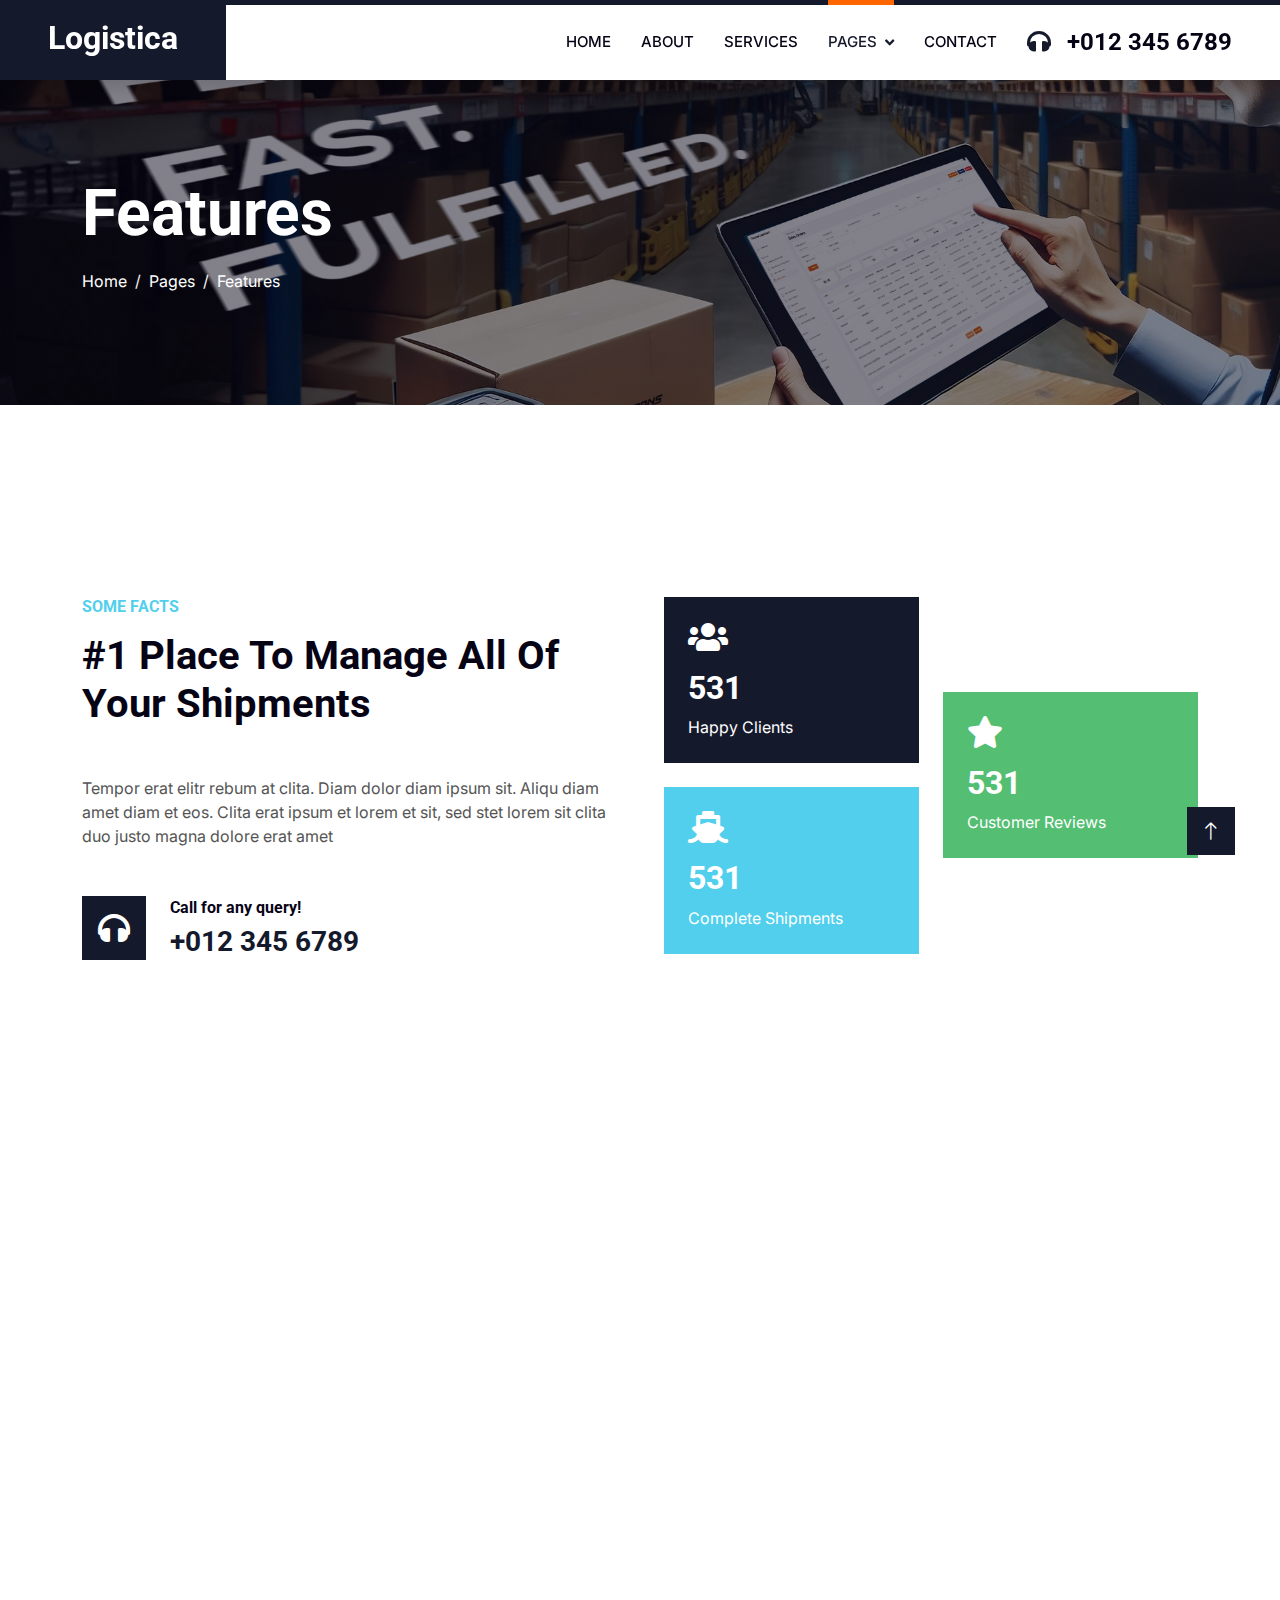
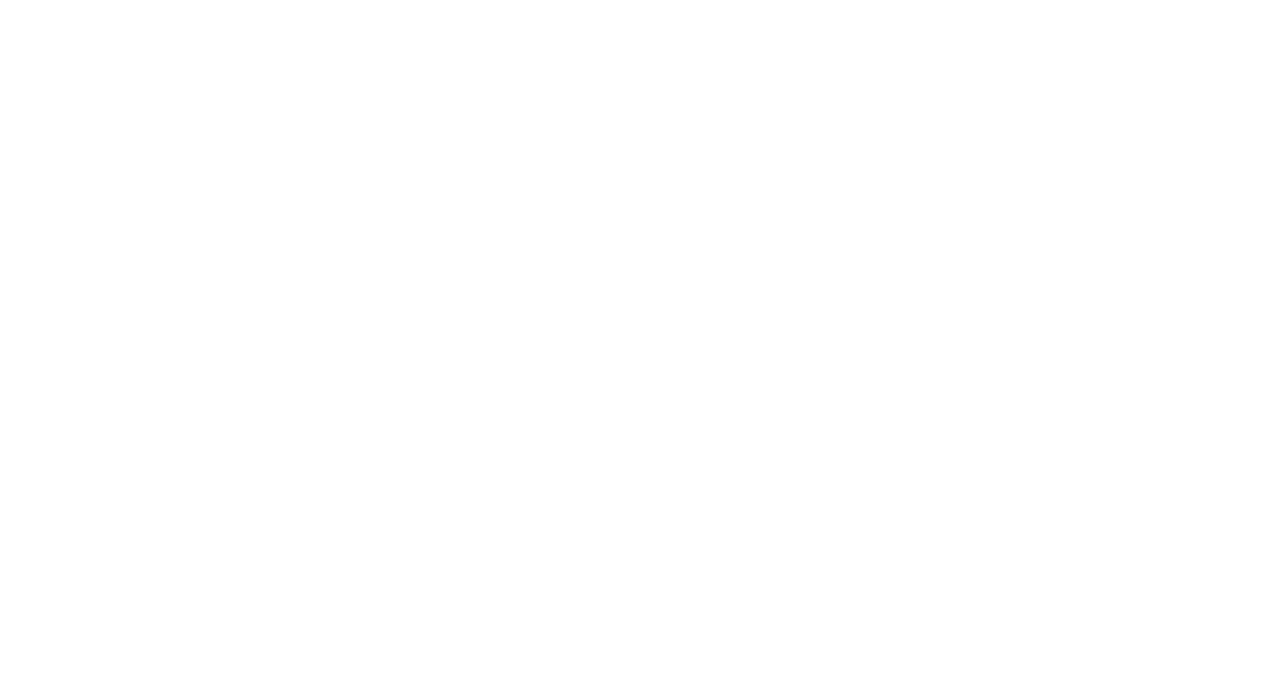
<file: feature.html>
<!DOCTYPE html>
<html lang="en">

<head>
    <meta charset="utf-8">
    <title>Logistica - Shipping Company Website Template</title>
    <meta content="width=device-width, initial-scale=1.0" name="viewport">
    <meta content="" name="keywords">
    <meta content="" name="description">

    <!-- Favicon -->
    <link href="img/favicon.ico" rel="icon">

    <!-- Google Web Fonts -->
    <link rel="preconnect" href="https://fonts.googleapis.com">
    <link rel="preconnect" href="https://fonts.gstatic.com" crossorigin>
    <link href="https://fonts.googleapis.com/css2?family=Inter:wght@400;600&family=Roboto:wght@500;700&display=swap" rel="stylesheet">

    <!-- Icon Font Stylesheet -->
    <link href="https://cdnjs.cloudflare.com/ajax/libs/font-awesome/5.10.0/css/all.min.css" rel="stylesheet">
    <link href="https://cdn.jsdelivr.net/npm/bootstrap-icons@1.4.1/font/bootstrap-icons.css" rel="stylesheet">

    <!-- Libraries Stylesheet -->
    <link href="lib/animate/animate.min.css" rel="stylesheet">
    <link href="lib/owlcarousel/assets/owl.carousel.min.css" rel="stylesheet">

    <!-- Customized Bootstrap Stylesheet -->
    <link href="css/bootstrap.min.css" rel="stylesheet">

    <!-- Template Stylesheet -->
    <link href="css/style.css" rel="stylesheet">
</head>

<body>
    <!-- Spinner Start -->
    <div id="spinner" class="show bg-white position-fixed translate-middle w-100 vh-100 top-50 start-50 d-flex align-items-center justify-content-center">
        <div class="spinner-grow text-primary" style="width: 3rem; height: 3rem;" role="status">
            <span class="sr-only">Loading...</span>
        </div>
    </div>
    <!-- Spinner End -->


    <!-- Navbar Start -->
    <nav class="navbar navbar-expand-lg bg-white navbar-light shadow border-top border-5 border-primary sticky-top p-0">
        <a href="index.html" class="navbar-brand bg-primary d-flex align-items-center px-4 px-lg-5">
            <h2 class="mb-2 text-white">Logistica</h2>
        </a>
        <button type="button" class="navbar-toggler me-4" data-bs-toggle="collapse" data-bs-target="#navbarCollapse">
            <span class="navbar-toggler-icon"></span>
        </button>
        <div class="collapse navbar-collapse" id="navbarCollapse">
            <div class="navbar-nav ms-auto p-4 p-lg-0">
                <a href="index.html" class="nav-item nav-link">Home</a>
                <a href="about.html" class="nav-item nav-link">About</a>
                <a href="service.html" class="nav-item nav-link">Services</a>
                <div class="nav-item dropdown">
                    <a href="#" class="nav-link dropdown-toggle active" data-bs-toggle="dropdown">Pages</a>
                    <div class="dropdown-menu fade-up m-0">
                        <a href="price.html" class="dropdown-item">Pricing Plan</a>
                        <a href="feature.html" class="dropdown-item active">Features</a>
                        <a href="quote.html" class="dropdown-item">Free Quote</a>
                        <a href="team.html" class="dropdown-item">Our Team</a>
                        <a href="testimonial.html" class="dropdown-item">Testimonial</a>
                        <a href="404.html" class="dropdown-item">404 Page</a>
                    </div>
                </div>
                <a href="contact.html" class="nav-item nav-link">Contact</a>
            </div>
            <h4 class="m-0 pe-lg-5 d-none d-lg-block"><i class="fa fa-headphones text-primary me-3"></i>+012 345 6789</h4>
        </div>
    </nav>
    <!-- Navbar End -->


    <!-- Page Header Start -->
    <div class="container-fluid page-header py-5" style="margin-bottom: 6rem;">
        <div class="container py-5">
            <h1 class="display-3 text-white mb-3 animated slideInDown">Features</h1>
            <nav aria-label="breadcrumb animated slideInDown">
                <ol class="breadcrumb">
                    <li class="breadcrumb-item"><a class="text-white" href="#">Home</a></li>
                    <li class="breadcrumb-item"><a class="text-white" href="#">Pages</a></li>
                    <li class="breadcrumb-item text-white active" aria-current="page">Features</li>
                </ol>
            </nav>
        </div>
    </div>
    <!-- Page Header End -->


    <!-- Fact Start -->
    <div class="container-xxl py-5">
        <div class="container py-5">
            <div class="row g-5">
                <div class="col-lg-6 wow fadeInUp" data-wow-delay="0.1s">
                    <h6 class="text-secondary text-uppercase mb-3">Some Facts</h6>
                    <h1 class="mb-5">#1 Place To Manage All Of Your Shipments</h1>
                    <p class="mb-5">Tempor erat elitr rebum at clita. Diam dolor diam ipsum sit. Aliqu diam amet diam et eos. Clita erat ipsum et lorem et sit, sed stet lorem sit clita duo justo magna dolore erat amet</p>
                    <div class="d-flex align-items-center">
                        <i class="fa fa-headphones fa-2x flex-shrink-0 bg-primary p-3 text-white"></i>
                        <div class="ps-4">
                            <h6>Call for any query!</h6>
                            <h3 class="text-primary m-0">+012 345 6789</h3>
                        </div>
                    </div>
                </div>
                <div class="col-lg-6">
                    <div class="row g-4 align-items-center">
                        <div class="col-sm-6">
                            <div class="bg-primary p-4 mb-4 wow fadeIn" data-wow-delay="0.3s">
                                <i class="fa fa-users fa-2x text-white mb-3"></i>
                                <h2 class="text-white mb-2" data-toggle="counter-up">1234</h2>
                                <p class="text-white mb-0">Happy Clients</p>
                            </div>
                            <div class="bg-secondary p-4 wow fadeIn" data-wow-delay="0.5s">
                                <i class="fa fa-ship fa-2x text-white mb-3"></i>
                                <h2 class="text-white mb-2" data-toggle="counter-up">1234</h2>
                                <p class="text-white mb-0">Complete Shipments</p>
                            </div>
                        </div>
                        <div class="col-sm-6">
                            <div class="bg-success p-4 wow fadeIn" data-wow-delay="0.7s">
                                <i class="fa fa-star fa-2x text-white mb-3"></i>
                                <h2 class="text-white mb-2" data-toggle="counter-up">1234</h2>
                                <p class="text-white mb-0">Customer Reviews</p>
                            </div>
                        </div>
                    </div>
                </div>
            </div>
        </div>
    </div>
    <!-- Fact End -->


    <!-- Feature Start -->
    <div class="container-fluid overflow-hidden py-5 px-lg-0">
        <div class="container feature py-5 px-lg-0">
            <div class="row g-5 mx-lg-0">
                <div class="col-lg-6 feature-text wow fadeInUp" data-wow-delay="0.1s">
                    <h6 class="text-secondary text-uppercase mb-3">Our Features</h6>
                    <h1 class="mb-5">We Are Trusted Logistics Company Since 1990</h1>
                    <div class="d-flex mb-5 wow fadeInUp" data-wow-delay="0.3s">
                        <i class="fa fa-globe text-primary fa-3x flex-shrink-0"></i>
                        <div class="ms-4">
                            <h5>Worldwide Service</h5>
                            <p class="mb-0">Diam dolor ipsum sit amet eos erat ipsum lorem sed stet lorem sit clita duo justo magna erat amet</p>
                        </div>
                    </div>
                    <div class="d-flex mb-5 wow fadeIn" data-wow-delay="0.5s">
                        <i class="fa fa-shipping-fast text-primary fa-3x flex-shrink-0"></i>
                        <div class="ms-4">
                            <h5>On Time Delivery</h5>
                            <p class="mb-0">Diam dolor ipsum sit amet eos erat ipsum lorem sed stet lorem sit clita duo justo magna erat amet</p>
                        </div>
                    </div>
                    <div class="d-flex mb-0 wow fadeInUp" data-wow-delay="0.7s">
                        <i class="fa fa-headphones text-primary fa-3x flex-shrink-0"></i>
                        <div class="ms-4">
                            <h5>24/7 Telephone Support</h5>
                            <p class="mb-0">Diam dolor ipsum sit amet eos erat ipsum lorem sed stet lorem sit clita duo justo magna erat amet</p>
                        </div>
                    </div>
                </div>
                <div class="col-lg-6 pe-lg-0 wow fadeInRight" data-wow-delay="0.1s" style="min-height: 400px;">
                    <div class="position-relative h-100">
                        <img class="position-absolute img-fluid w-100 h-100" src="img/feature.jpg" style="object-fit: cover;" alt="">
                    </div>
                </div>
            </div>
        </div>
    </div>
    <!-- Feature End -->
        

    <!-- Footer Start -->
    <div class="container-fluid bg-dark text-light footer pt-5 wow fadeIn" data-wow-delay="0.1s" style="margin-top: 6rem;">
        <div class="container py-5">
            <div class="row g-5">
                <div class="col-lg-3 col-md-6">
                    <h4 class="text-light mb-4">Address</h4>
                    <p class="mb-2"><i class="fa fa-map-marker-alt me-3"></i>123 Street, New York, USA</p>
                    <p class="mb-2"><i class="fa fa-phone-alt me-3"></i>+012 345 67890</p>
                    <p class="mb-2"><i class="fa fa-envelope me-3"></i>info@example.com</p>
                    <div class="d-flex pt-2">
                        <a class="btn btn-outline-light btn-social" href=""><i class="fab fa-twitter"></i></a>
                        <a class="btn btn-outline-light btn-social" href=""><i class="fab fa-facebook-f"></i></a>
                        <a class="btn btn-outline-light btn-social" href=""><i class="fab fa-youtube"></i></a>
                        <a class="btn btn-outline-light btn-social" href=""><i class="fab fa-linkedin-in"></i></a>
                    </div>
                </div>
                <div class="col-lg-3 col-md-6">
                    <h4 class="text-light mb-4">Services</h4>
                    <a class="btn btn-link" href="">Air Freight</a>
                    <a class="btn btn-link" href="">Sea Freight</a>
                    <a class="btn btn-link" href="">Road Freight</a>
                    <a class="btn btn-link" href="">Logistic Solutions</a>
                    <a class="btn btn-link" href="">Industry solutions</a>
                </div>
                <div class="col-lg-3 col-md-6">
                    <h4 class="text-light mb-4">Quick Links</h4>
                    <a class="btn btn-link" href="">About Us</a>
                    <a class="btn btn-link" href="">Contact Us</a>
                    <a class="btn btn-link" href="">Our Services</a>
                    <a class="btn btn-link" href="">Terms & Condition</a>
                    <a class="btn btn-link" href="">Support</a>
                </div>
                <div class="col-lg-3 col-md-6">
                    <h4 class="text-light mb-4">Newsletter</h4>
                    <p>Dolor amet sit justo amet elitr clita ipsum elitr est.</p>
                    <div class="position-relative mx-auto" style="max-width: 400px;">
                        <input class="form-control border-0 w-100 py-3 ps-4 pe-5" type="text" placeholder="Your email">
                        <button type="button" class="btn btn-primary py-2 position-absolute top-0 end-0 mt-2 me-2">SignUp</button>
                    </div>
                </div>
            </div>
        </div>
        <div class="container">
            <div class="copyright">
                <div class="row">
                    <div class="col-md-6 text-center text-md-start mb-3 mb-md-0">
                        &copy; <a class="border-bottom" href="#">Your Site Name</a>, All Right Reserved.
                    </div>
                    <div class="col-md-6 text-center text-md-end">
                        <!--/*** This template is free as long as you keep the footer author’s credit link/attribution link/backlink. If you'd like to use the template without the footer author’s credit link/attribution link/backlink, you can purchase the Credit Removal License from "https://htmlcodex.com/credit-removal". Thank you for your support. ***/-->
                        Designed By <a class="border-bottom" href="https://htmlcodex.com">HTML Codex</a>
                    </div>
                </div>
            </div>
        </div>
    </div>
    <!-- Footer End -->


    <!-- Back to Top -->
    <a href="#" class="btn btn-lg btn-primary btn-lg-square rounded-0 back-to-top"><i class="bi bi-arrow-up"></i></a>


    <!-- JavaScript Libraries -->
    <script src="https://code.jquery.com/jquery-3.4.1.min.js"></script>
    <script src="https://cdn.jsdelivr.net/npm/bootstrap@5.0.0/dist/js/bootstrap.bundle.min.js"></script>
    <script src="lib/wow/wow.min.js"></script>
    <script src="lib/easing/easing.min.js"></script>
    <script src="lib/waypoints/waypoints.min.js"></script>
    <script src="lib/counterup/counterup.min.js"></script>
    <script src="lib/owlcarousel/owl.carousel.min.js"></script>

    <!-- Template Javascript -->
    <script src="js/main.js"></script>
</body>

</html>
</file>
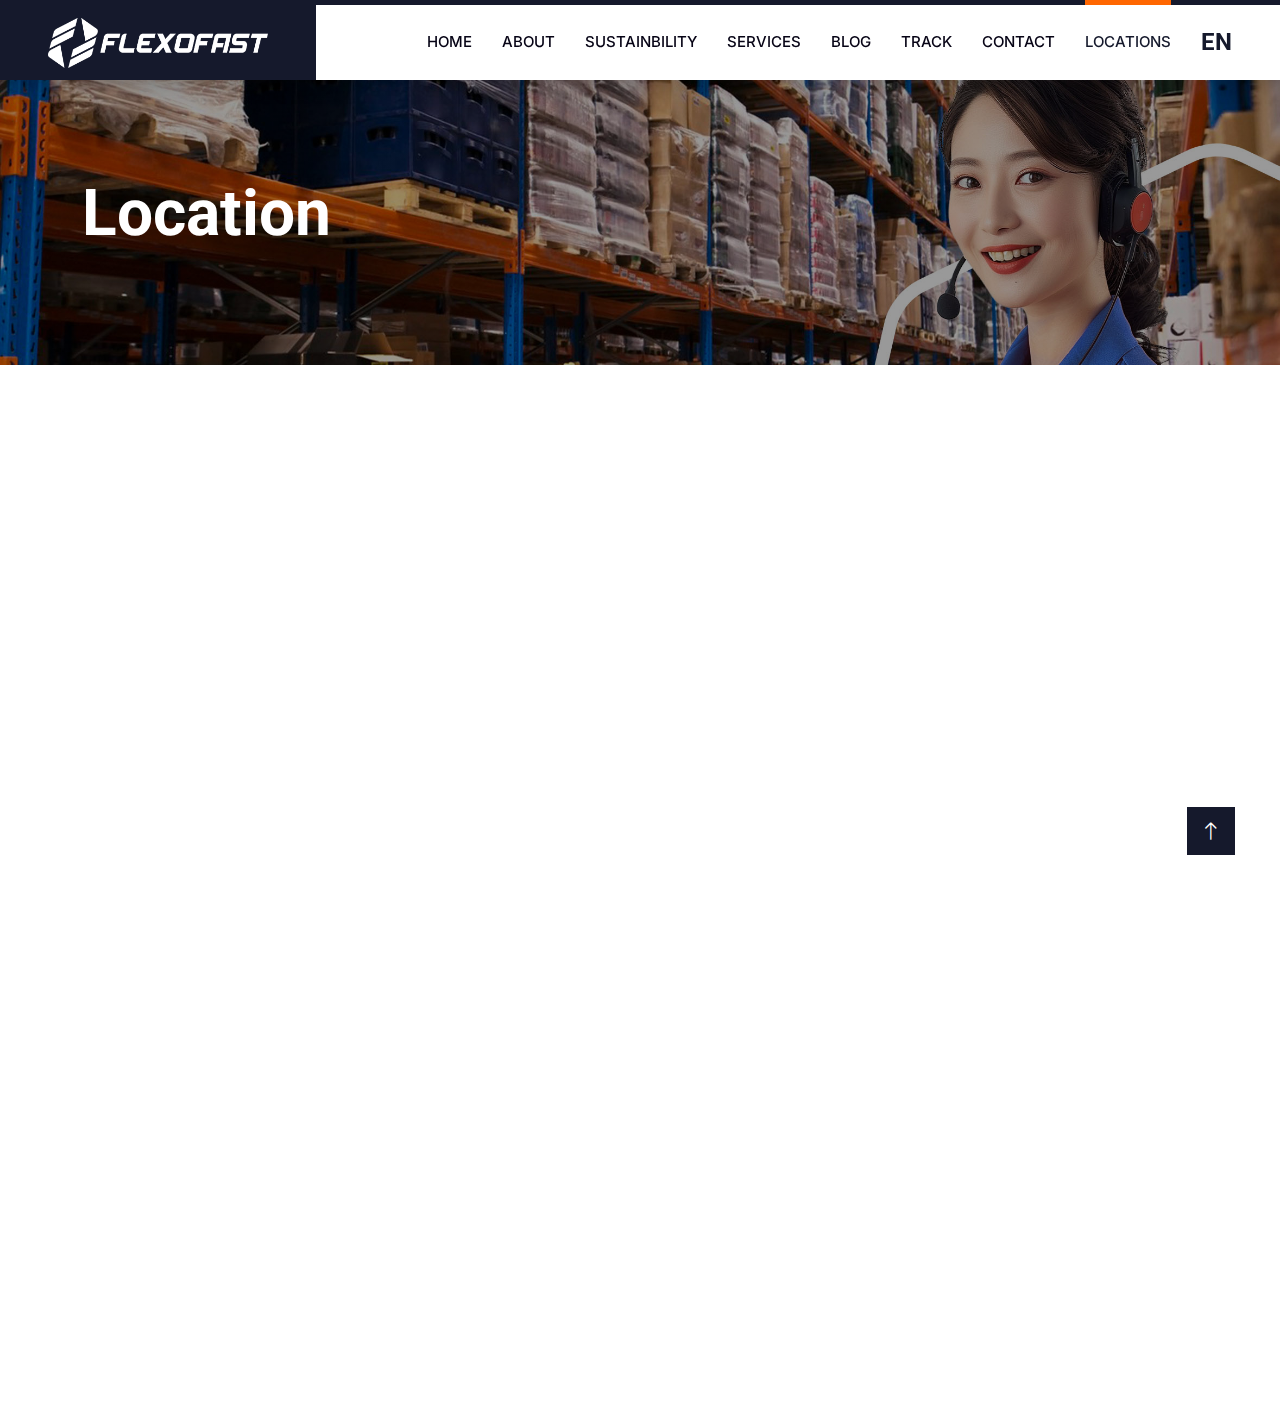
<file: location.html>
<!DOCTYPE html>
<html lang="en">

<head>
    <meta charset="utf-8">
     <title>Flex of Fast</title>
    <meta content="width=device-width, initial-scale=1.0" name="viewport">
    <meta content="" name="keywords">
    <meta content="" name="description">

    <!-- Favicon -->
    <link href="img/favicon.ico" rel="icon">

    <!-- Google Web Fonts -->
    <link rel="preconnect" href="https://fonts.googleapis.com">
    <link rel="preconnect" href="https://fonts.gstatic.com" crossorigin>
    <link href="https://fonts.googleapis.com/css2?family=Inter:wght@400;600&family=Roboto:wght@500;700&display=swap" rel="stylesheet">

    <!-- Icon Font Stylesheet -->
    <link href="https://cdnjs.cloudflare.com/ajax/libs/font-awesome/5.10.0/css/all.min.css" rel="stylesheet">
    <link href="https://cdn.jsdelivr.net/npm/bootstrap-icons@1.4.1/font/bootstrap-icons.css" rel="stylesheet">

    <!-- Libraries Stylesheet -->
    <link href="lib/animate/animate.min.css" rel="stylesheet">
    <link href="lib/owlcarousel/assets/owl.carousel.min.css" rel="stylesheet">

    <!-- Customized Bootstrap Stylesheet -->
    <link href="css/bootstrap.min.css" rel="stylesheet">

    <!-- Template Stylesheet -->
    <link href="css/style.css" rel="stylesheet">
</head>

<body>
 <!-- LOADING PAGE : START -->
    <div id="spinner" class="show bg-white position-fixed translate-middle w-100 vh-100 top-50 start-50 d-flex align-items-center justify-content-center">
        <div class="spinner-grow text-primary" style="width: 3rem; height: 3rem;" role="status">
            <span class="sr-only">Loading...</span>
        </div>
    </div>
    <!-- LOADING PAGE : END -->


    <!-- NAVBAR : START-->
        <nav class="navbar navbar-expand-lg bg-white navbar-light shadow border-top border-5 border-primary sticky-top p-0">
            <a href="index.html" class="navbar-brand bg-primary d-flex align-items-center px-4 px-lg-5">
                  <img class="img-fluid flex-shrink-0" src="img/logo.png" style="width: 220px; height: 50px;">
            </a>
            <button type="button" class="navbar-toggler me-4" data-bs-toggle="collapse" data-bs-target="#navbarCollapse">
                <span class="navbar-toggler-icon"></span>
            </button>
            <div class="collapse navbar-collapse" id="navbarCollapse">
                <div class="navbar-nav ms-auto p-4 p-lg-0">
                    <a href="index.html" class="nav-item nav-link">Home</a>
                    <a href="about.html" class="nav-item nav-link">About</a>
                    <a href="sustainbility.html" class="nav-item nav-link">Sustainbility</a>
                    <a href="service.html" class="nav-item nav-link">Services</a>
                    <a href="blog.html" class="nav-item nav-link">Blog</a>
                    <a href="https://flexotrans.com" class="nav-item nav-link">Track</a>
                    <a href="contact.html" class="nav-item nav-link">Contact</a>
                    <a href="location.html" class="nav-item nav-link active">Locations</a>
                </div>
                <h4 class="m-0 pe-lg-5 d-none d-lg-block"></i><a href="#">EN</a></h4>
            </div>
        </nav>
    <!-- NAVBAR : END -->


    <!-- Page Header Start -->
    <div class="container-fluid page-header-contact py-5">
        <div class="container py-5">
            <h1 class="display-3 text-white mb-3 animated slideInDown">Location</h1>
        </div>
    </div>
    <!-- Page Header End -->


    <!-- Contact Start -->
    <div class="container-fluid overflow-hidden py-5 px-lg-0">
        <div class="container contact-page py-5 px-lg-0">
            <div class="row g-5 mx-lg-0">
                <div class="col-md-1 contact-form wow fadeIn" data-wow-delay="0.1s">
                    <br><br><br><br><br><br><br><br><br><br><br><br><br><br><br><br><br><br>
                </div>
                <div class="col-md-10 pe-lg-0 wow fadeInRight" data-wow-delay="0.1s">
                    <div class="position-relative h-100">
                        <iframe class="position-absolute w-100 h-100"
                        src="https://www.google.com/maps/embed?pb=!1m18!1m12!1m3!1d3001156.4288297426!2d-78.01371936852176!3d42.72876761954724!2m3!1f0!2f0!3f0!3m2!1i1024!2i768!4f13.1!3m3!1m2!1s0x4ccc4bf0f123a5a9%3A0xddcfc6c1de189567!2sNew%20York%2C%20USA!5e0!3m2!1sen!2sbd!4v1603794290143!5m2!1sen!2sbd"
                        frameborder="0" allowfullscreen="" aria-hidden="false"
                        tabindex="0"></iframe>
                    </div>
                </div>
                 <div class="col-md-1 contact-form wow fadeIn" data-wow-delay="0.1s">
                    <br><br><br><br><br><br><br><br><br><br><br><br><br><br><br><br><br><br>
                </div>
            </div>
        </div>
    </div>
    <!-- Contact End -->

    <!-- FOOTER :  START -->
        <div class="container-fluid bg-dark text-light footer pt-2 wow fadeIn" data-wow-delay="0.1s">
            <div class="container py-5">
                <div class="row g-5">
                    <div class="col-lg-6 col-md-6">
                       <img class="img-fluid flex-shrink-0 mb-4" src="img/logo.png" style="width: 220px; height: 50px;">
                        <p class="mb-2"><i class="fa fa-map-marker-alt me-3"></i>Jln. Pembangunan No. 9, Tangga Asem Sewan, Neglasari, Tangerang, Indonesia</p>
                        <br>
                        <p class="mb-2"><i class="fa fa-phone-alt me-3"></i>+62 8521 293 8914</p>
                        <p class="mb-2"><i class="fa fa-envelope me-3"></i>sales@flexofast.com</p>
                        <div class="d-flex pt-2">
                            <a class="btn btn-outline-light btn-social" href="https://www.instagram.com/flexofast/"><i class="fab fa-instagram"></i></a>
                            <a class="btn btn-outline-light btn-social" href="https://www.linkedin.com/company/flexofast-indonesia"><i class="fab fa-facebook-f"></i></a>
                            <a class="btn btn-outline-light btn-social" href="https://twitter.com/"><i class="fab fa-twitter"></i></a>
                            <a class="btn btn-outline-light btn-social" href="https://www.linkedin.com/company/flexofast-indonesia"><i class="fab fa-linkedin-in"></i></a>
                        </div>
                    </div>
                    <div class="col-lg-3 col-md-6">
                        <h4 class="text-light mb-4">Site Map</h4>
                        <a class="btn btn-link" href="about.hmtl">About Us</a>
                        <a class="btn btn-link" href="sustainbility.html">sustainbility Program</a>
                        <a class="btn btn-link" href="service.html">Services</a>
                        <a class="btn btn-link" href="blog.html">Blog</a>
                        <a class="btn btn-link" href="https://flexotrans.com">Tracking Package</a>
                        <a class="btn btn-link" href="contact.html">Contact</a>
                        <a class="btn btn-link" href="location.html">Location</a>
                    </div>
                    <div class="col-lg-3 col-md-6">
                        <img class="img-fluid pb-5" src="img/license.png" style="width: 90%; height:50%;" alt="">
                    </div>
                </div>
            </div>
            <div class="container">
                <div class="copyright">
                    <div class="row">
                        <div class="col-md-6 text-center text-md-start mb-3 mb-md-0">
                        </div>
                        <div class="col-md-6 text-center text-md-end">2024
                            &copy; <a class="border-bottom" href="index.html">PT Flexo Solusi Indonesia</a>, All Right Reserved.</div>
                    </div>
                </div>
            </div>
        </div>
    <!-- FOOTER :  END -->


    <!-- Back to Top -->
    <a href="#" class="btn btn-lg btn-primary btn-lg-square rounded-0 back-to-top"><i class="bi bi-arrow-up"></i></a>


    <!-- JavaScript Libraries -->
    <script src="https://code.jquery.com/jquery-3.4.1.min.js"></script>
    <script src="https://cdn.jsdelivr.net/npm/bootstrap@5.0.0/dist/js/bootstrap.bundle.min.js"></script>
    <script src="lib/wow/wow.min.js"></script>
    <script src="lib/easing/easing.min.js"></script>
    <script src="lib/waypoints/waypoints.min.js"></script>
    <script src="lib/counterup/counterup.min.js"></script>
    <script src="lib/owlcarousel/owl.carousel.min.js"></script>

    <!-- Template Javascript -->
    <script src="js/main.js"></script>
</body>

</html>
</file>
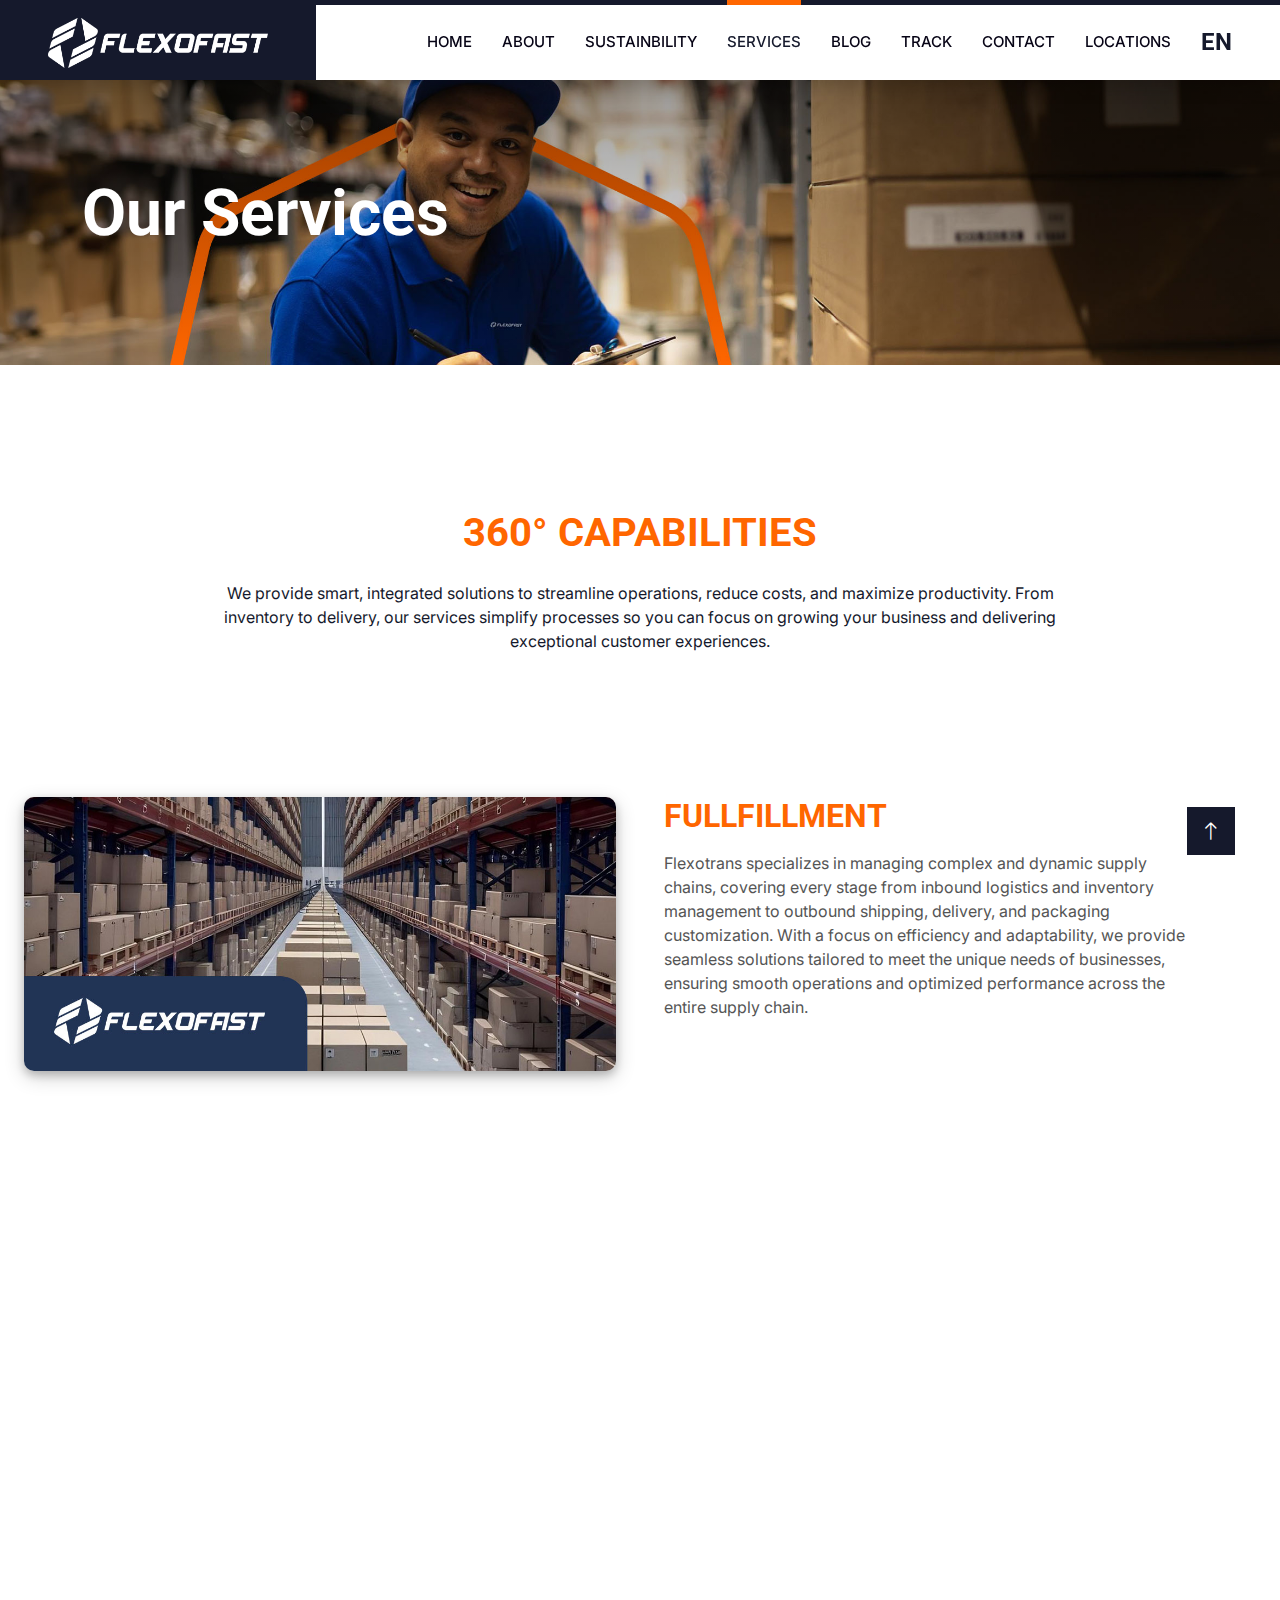
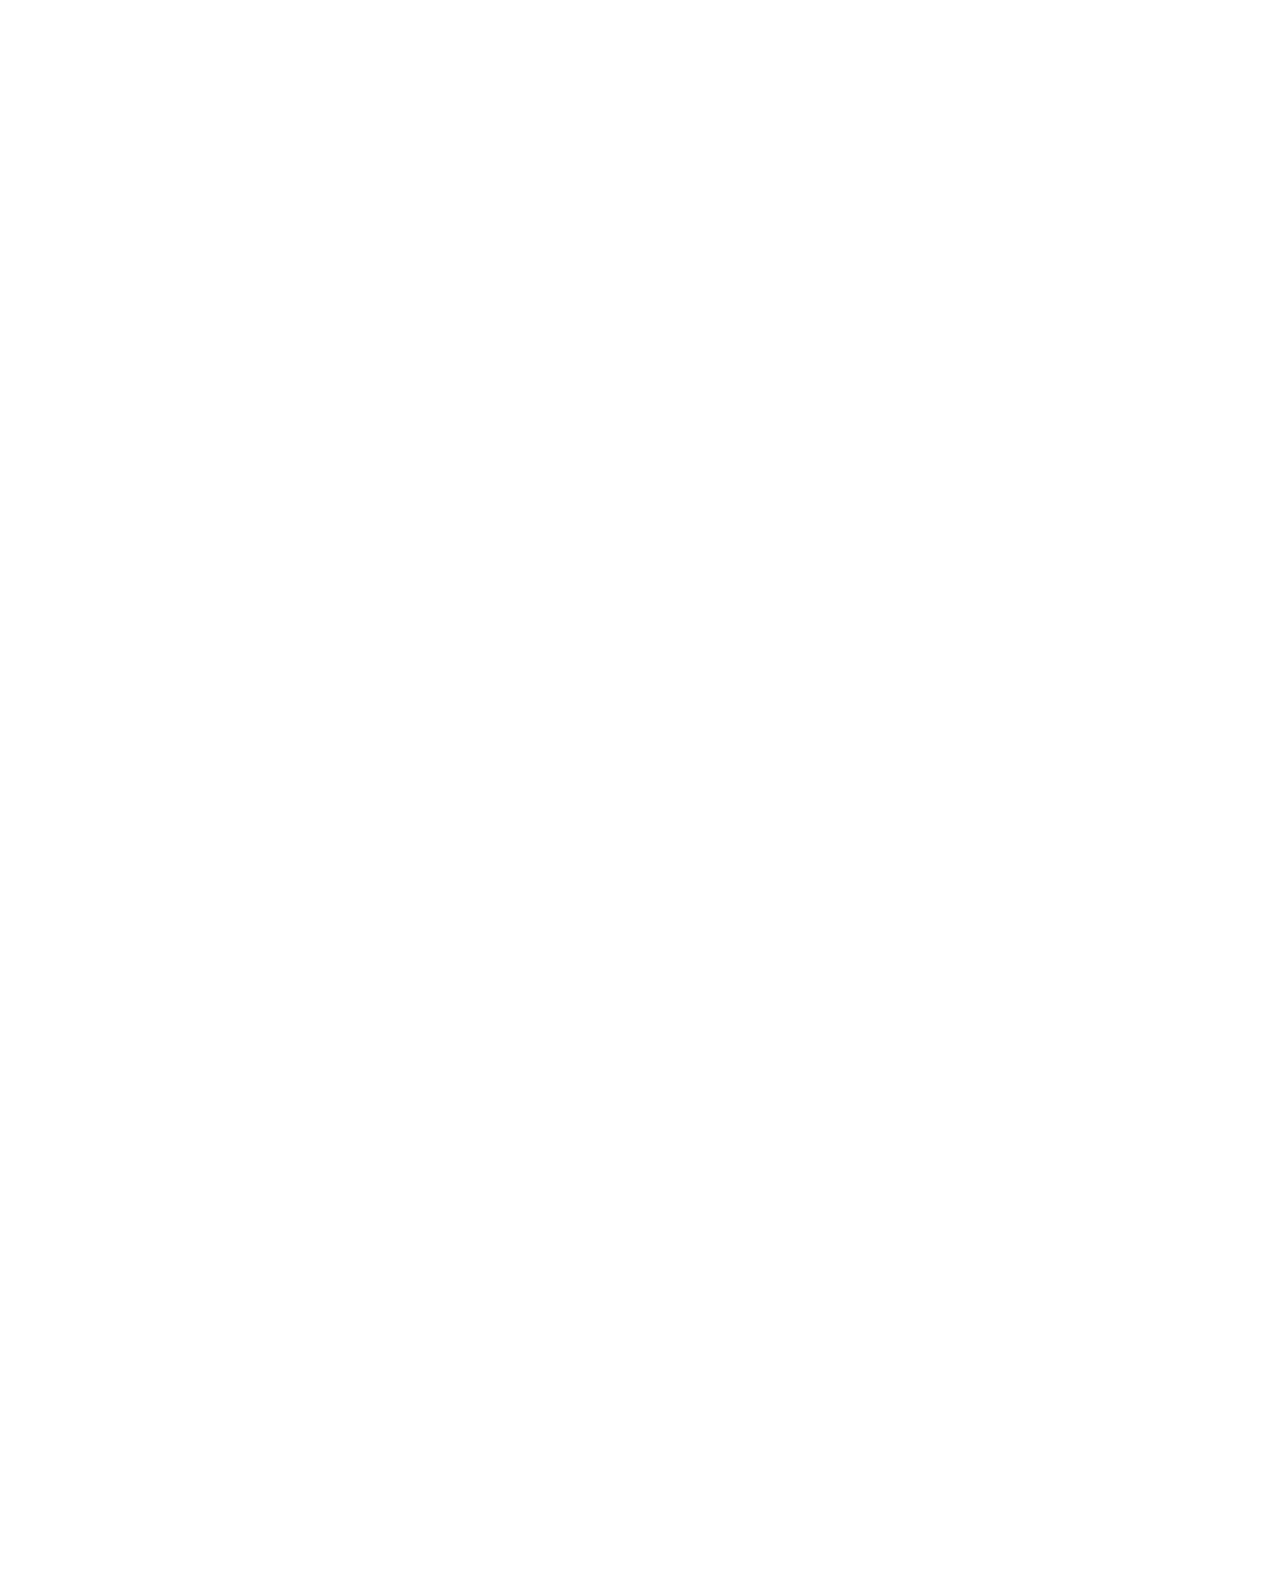
<file: service.html>
<!DOCTYPE html>
<html lang="en">

<head>
    <meta charset="utf-8">
    <title>Flex of Fast</title>
    <meta content="width=device-width, initial-scale=1.0" name="viewport">
    <meta content="" name="keywords">
    <meta content="" name="description">

    <!-- Favicon -->
    <link href="img/favicon.ico" rel="icon">

    <!-- Google Web Fonts -->
    <link rel="preconnect" href="https://fonts.googleapis.com">
    <link rel="preconnect" href="https://fonts.gstatic.com" crossorigin>
    <link href="https://fonts.googleapis.com/css2?family=Inter:wght@400;600&family=Roboto:wght@500;700&display=swap" rel="stylesheet">

    <!-- Icon Font Stylesheet -->
    <link href="https://cdnjs.cloudflare.com/ajax/libs/font-awesome/5.10.0/css/all.min.css" rel="stylesheet">
    <link href="https://cdn.jsdelivr.net/npm/bootstrap-icons@1.4.1/font/bootstrap-icons.css" rel="stylesheet">

    <!-- Libraries Stylesheet -->
    <link href="lib/animate/animate.min.css" rel="stylesheet">
    <link href="lib/owlcarousel/assets/owl.carousel.min.css" rel="stylesheet">

    <!-- Customized Bootstrap Stylesheet -->
    <link href="css/bootstrap.min.css" rel="stylesheet">

    <!-- Template Stylesheet -->
    <link href="css/style.css" rel="stylesheet">
</head>

<body>
     <!-- LOADING PAGE : START -->
    <div id="spinner" class="show bg-white position-fixed translate-middle w-100 vh-100 top-50 start-50 d-flex align-items-center justify-content-center">
        <div class="spinner-grow text-primary" style="width: 3rem; height: 3rem;" role="status">
            <span class="sr-only">Loading...</span>
        </div>
    </div>
    <!-- LOADING PAGE : END -->


    <!-- NAVBAR : START-->
        <nav class="navbar navbar-expand-lg bg-white navbar-light shadow border-top border-5 border-primary sticky-top p-0">
            <a href="index.html" class="navbar-brand bg-primary d-flex align-items-center px-4 px-lg-5">
                  <img class="img-fluid flex-shrink-0" src="img/logo.png" style="width: 220px; height: 50px;">
            </a>
            <button type="button" class="navbar-toggler me-4" data-bs-toggle="collapse" data-bs-target="#navbarCollapse">
                <span class="navbar-toggler-icon"></span>
            </button>
            <div class="collapse navbar-collapse" id="navbarCollapse">
                <div class="navbar-nav ms-auto p-4 p-lg-0">
                    <a href="index.html" class="nav-item nav-link">Home</a>
                    <a href="about.html" class="nav-item nav-link">About</a>
                    <a href="sustainbility.html" class="nav-item nav-link">Sustainbility</a>
                    <a href="service.html" class="nav-item nav-link active">Services</a>
                    <a href="blog.html" class="nav-item nav-link">Blog</a>
                    <a href="https://flexotrans.com" class="nav-item nav-link">Track</a>
                    <a href="contact.html" class="nav-item nav-link">Contact</a>
                    <a href="location.html" class="nav-item nav-link">Locations</a>
                </div>
                <h4 class="m-0 pe-lg-5 d-none d-lg-block"></i><a href="#">EN</a></h4>
            </div>
        </nav>
    <!-- NAVBAR : END -->


    <!-- Page Header Start -->
    <div class="container-fluid page-header-about py-5" style="margin-bottom: 6rem;">
        <div class="container py-5">
            <h1 class="display-3 text-white mb-3 animated slideInDown">Our Services</h1>
        </div>
    </div>
    <!-- Page Header End -->

     <!-- Fact Start -->
    <div class="container-xxl">
        <div class="container py-5">
            <div class="row g-5">
                <div class="col-lg-12">
                    <h1 class="text-warning text-uppercase text-center mb-4 wow fadeInUp" data-wow-delay="0.1s">360° Capabilities</h1>
                    <p class="text-primary text-center wow fadeInUp mb-5" data-wow-delay="0.3s" style="margin-left: 10%; margin-right: 10%;">We provide smart, integrated solutions to streamline operations, reduce costs, and maximize productivity. From inventory to delivery, our services simplify processes so you can focus on growing your business and delivering exceptional customer experiences.






</p>
                </div>
            </div>
        </div>
    </div>
    <!-- Fact End -->

    <!-- About Start -->
    <div class="container-fluid overflow-hidden px-lg-4">
        <div class="container about py-5 px-lg-0">
            <div class="row g-5 mx-lg-0">
                <div class="col-lg-6 ps-lg-0 wow fadeInLeft" data-wow-delay="0.1s" style="min-height: 400px;">
                    <div class="position-relative h-100">
                        <img class="position-absolute img-fluid shadow-border-item" src="img/360-fast.jpg" style="object-fit: cover;" alt="">
                    </div>
                </div>
                <div class="col-lg-6 about-text wow fadeInUp" data-wow-delay="0.3s">
                    <h2 class="text-warning text-uppercase mb-3">Fullfillment</h2>
                    <p class="mb-5">Flexotrans specializes in managing complex and dynamic supply chains, covering every stage from inbound logistics and inventory management to outbound shipping, delivery, and packaging customization. With a focus on efficiency and adaptability, we provide seamless solutions tailored to meet the unique needs of businesses, ensuring smooth operations and optimized performance across the entire supply chain.</p>
                </div>
            </div>
        </div>
    </div>
    <!-- About End -->

  <!-- About Start -->
    <div class="container-fluid overflow-hidden px-lg-0">
        <div class="container about py-5 px-lg-0">
            <div class="row g-5 mx-lg-0">
                <div class="col-lg-6 about-text wow fadeInUp" data-wow-delay="0.3s">
                    <h2 class="text-warning text-uppercase mb-3">Shipping</h2>
                    <p class="mb-5">
Flexotrans bridges shippers and businesses with a trusted network of transporters across Indonesia, ensuring seamless logistics solutions tailored to diverse needs. By leveraging technology and local expertise, we simplify the complexities of moving goods across the archipelago, from urban hubs to remote islands. Our platform prioritizes reliability, efficiency, and competitive pricing, offering businesses a hassle-free way to connect with proven carriers and ensure timely deliveries. At Flexotrans, we don’t just transport goods, we empower growth, build partnerships, and redefine logistics with a commitment to excellence and innovation.</p>
                </div>
                <div class="col-lg-6 ps-lg-0 wow fadeInRight" data-wow-delay="0.1s" style="min-height: 400px;">
                    <div class="position-relative h-100">
                        <img class="position-absolute img-fluid shadow-border-item" src="img/360-trans.jpg" style="object-fit: cover;" alt="">
                    </div>
                </div>
            </div>
        </div>
    </div>
    <!-- About End -->


  <!-- About Start -->
    <div class="container-fluid overflow-hidden px-lg-4">
        <div class="container about py-5 px-lg-0">
            <div class="row g-5 mx-lg-0">
                <div class="col-lg-6 ps-lg-0 wow fadeInLeft" data-wow-delay="0.1s" style="min-height: 400px;">
                    <div class="position-relative h-100">
                        <img class="position-absolute img-fluid shadow-border-item" src="img/360-commerce.jpg" style="object-fit: cover;" alt="">
                    </div>
                </div>
                <div class="col-lg-6 about-text wow fadeInUp" data-wow-delay="0.3s">
                    <h2 class="text-warning text-uppercase mb-3">E-commerce management</h2>
                    <p class="mb-5">Flexocommerce streamlines transaction management across all marketplaces and platforms, providing businesses with a seamless solution to handle orders, payments, and customer interactions efficiently. With Flexocommerce, you can simplify operations, enhance accuracy, and maintain control over your multi-channel sales, ensuring a smooth and unified experience for both businesses and customers.</p>
                </div>
            </div>
        </div>
    </div>
    <!-- About End -->


  <!-- About Start -->
    <div class="container-fluid overflow-hidden px-lg-0">
        <div class="container about py-5 px-lg-0">
            <div class="row g-5 mx-lg-0">
                <div class="col-lg-6 about-text wow fadeInUp" data-wow-delay="0.3s">
                    <h2 class="text-warning text-uppercase mb-3">#4 Food Delivery</h2>
                    <p class="mb-5">Tempor erat elitr rebum at clita. Diam dolor diam ipsum sit. Aliqu diam amet diam et eos. Clita erat ipsum et lorem et sit, sed stet lorem sit clita duo justo magna dolore erat amet</p>
                </div>
                <div class="col-lg-6 ps-lg-0 wow fadeInRight" data-wow-delay="0.1s" style="min-height: 400px;">
                    <div class="position-relative h-100">
                        <img class="position-absolute img-fluid shadow-border-item" src="img/360-digital.jpg" style="object-fit: cover;" alt="">
                    </div>
                </div>
            </div>
        </div>
    </div>
    <!-- About End -->


 <!-- FOOTER :  START -->
        <div class="container-fluid bg-dark text-light footer pt-2 wow fadeIn" data-wow-delay="0.1s">
            <div class="container py-5">
                <div class="row g-5">
                    <div class="col-lg-6 col-md-6">
                       <img class="img-fluid flex-shrink-0 mb-4" src="img/logo.png" style="width: 220px; height: 50px;">
                        <p class="mb-2"><i class="fa fa-map-marker-alt me-3"></i>Jln. Pembangunan No. 9, Tangga Asem Sewan, Neglasari, Tangerang, Indonesia</p>
                        <br>
                        <p class="mb-2"><i class="fa fa-phone-alt me-3"></i>+62 8521 293 8914</p>
                        <p class="mb-2"><i class="fa fa-envelope me-3"></i>sales@flexofast.com</p>
                        <div class="d-flex pt-2">
                            <a class="btn btn-outline-light btn-social" href="https://www.instagram.com/flexofast/"><i class="fab fa-instagram"></i></a>
                            <a class="btn btn-outline-light btn-social" href="https://www.linkedin.com/company/flexofast-indonesia"><i class="fab fa-facebook-f"></i></a>
                            <a class="btn btn-outline-light btn-social" href="https://twitter.com/"><i class="fab fa-twitter"></i></a>
                            <a class="btn btn-outline-light btn-social" href="https://www.linkedin.com/company/flexofast-indonesia"><i class="fab fa-linkedin-in"></i></a>
                        </div>
                    </div>
                    <div class="col-lg-3 col-md-6">
                        <h4 class="text-light mb-4">Site Map</h4>
                        <a class="btn btn-link" href="about.hmtl">About Us</a>
                        <a class="btn btn-link" href="sustainbility.html">Suistanbility Program</a>
                        <a class="btn btn-link" href="service.html">Services</a>
                        <a class="btn btn-link" href="blog.html">Blog</a>
                        <a class="btn btn-link" href="https://flexotrans.com">Tracking Package</a>
                        <a class="btn btn-link" href="contact.html">Contact</a>
                        <a class="btn btn-link" href="location.html">Location</a>
                    </div>
                    <div class="col-lg-3 col-md-6">
                        <img class="img-fluid pb-5" src="img/license.png" style="width: 90%; height:50%;" alt="">
                    </div>
                </div>
            </div>
            <div class="container">
                <div class="copyright">
                    <div class="row">
                        <div class="col-md-6 text-center text-md-start mb-3 mb-md-0">
                        </div>
                        <div class="col-md-6 text-center text-md-end">2024
                            &copy; <a class="border-bottom" href="index.html">PT Flexo Solusi Indonesia</a>, All Right Reserved.</div>
                    </div>
                </div>
            </div>
        </div>
    <!-- FOOTER :  END -->



    <!-- Back to Top -->
    <a href="#" class="btn btn-lg btn-primary btn-lg-square rounded-0 back-to-top"><i class="bi bi-arrow-up"></i></a>


    <!-- JavaScript Libraries -->
    <script src="https://code.jquery.com/jquery-3.4.1.min.js"></script>
    <script src="https://cdn.jsdelivr.net/npm/bootstrap@5.0.0/dist/js/bootstrap.bundle.min.js"></script>
    <script src="lib/wow/wow.min.js"></script>
    <script src="lib/easing/easing.min.js"></script>
    <script src="lib/waypoints/waypoints.min.js"></script>
    <script src="lib/counterup/counterup.min.js"></script>
    <script src="lib/owlcarousel/owl.carousel.min.js"></script>

    <!-- Template Javascript -->
    <script src="js/main.js"></script>
</body>

</html>
</file>
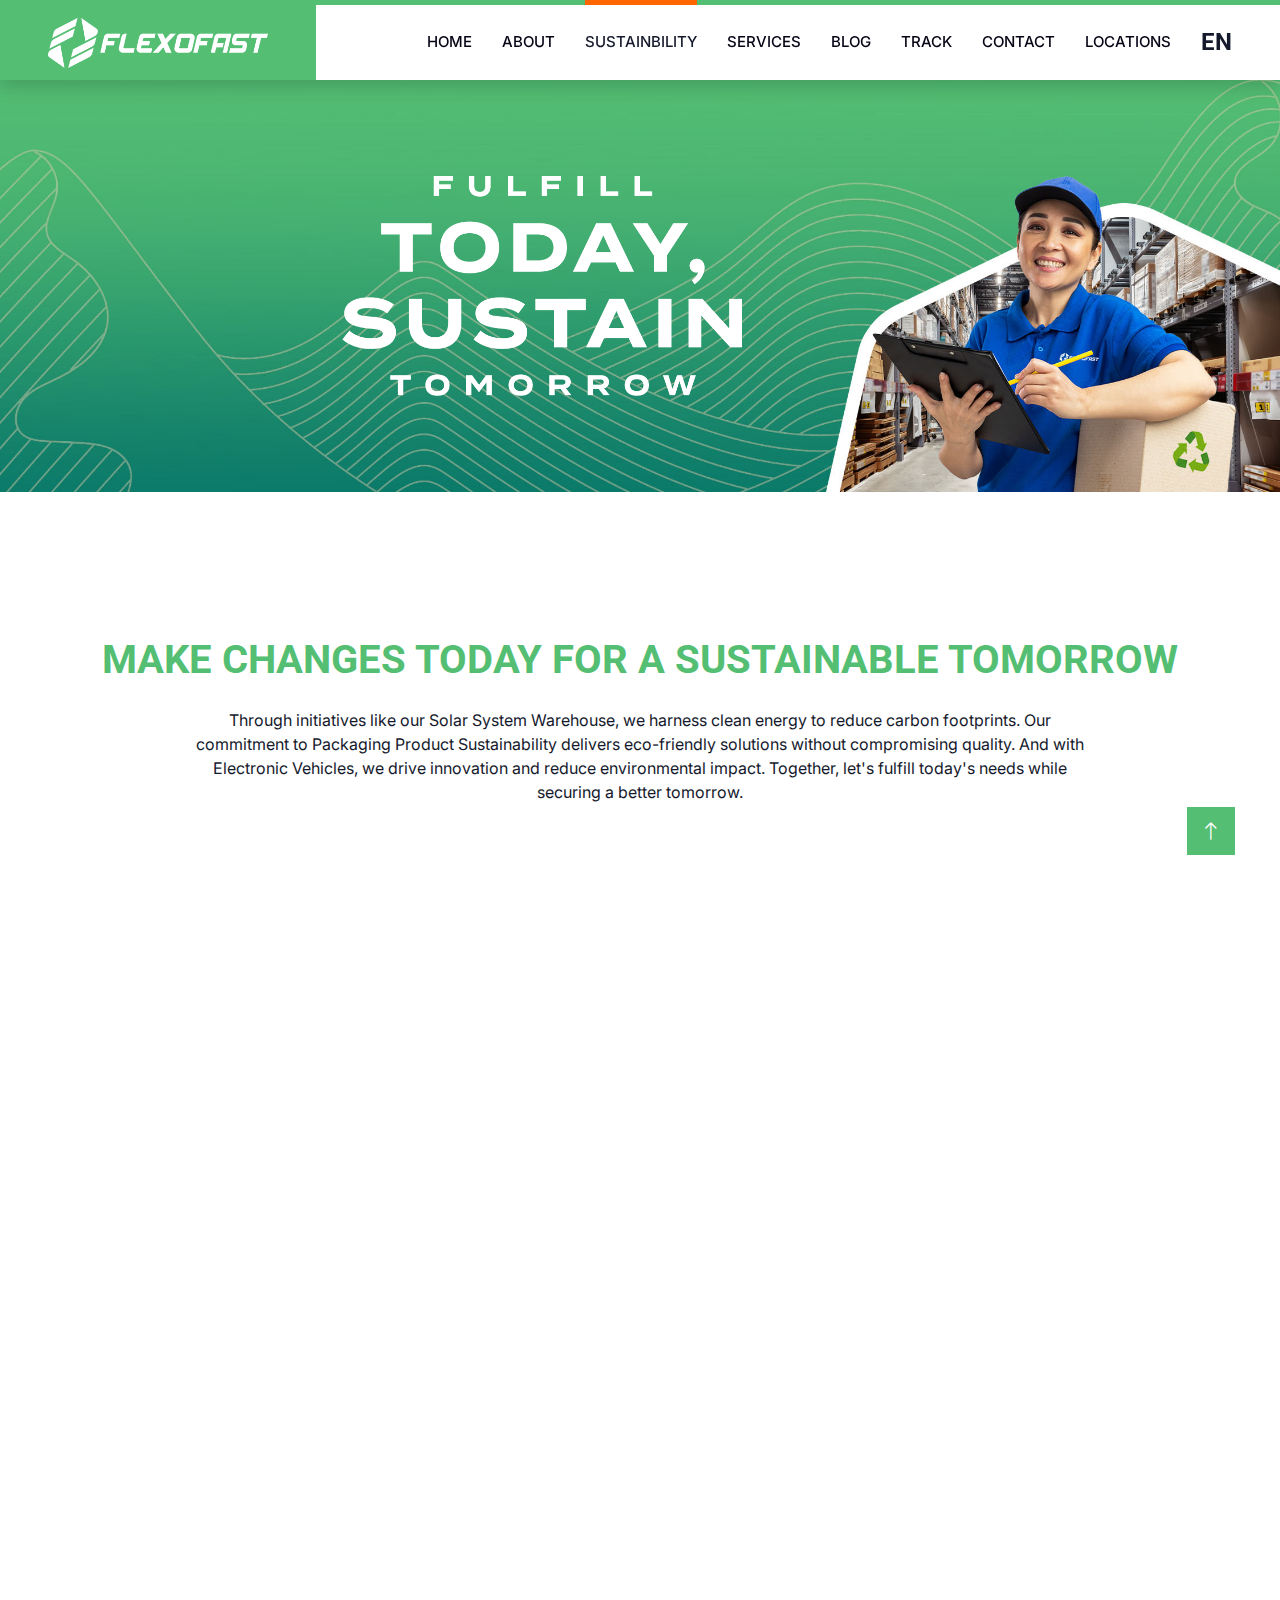
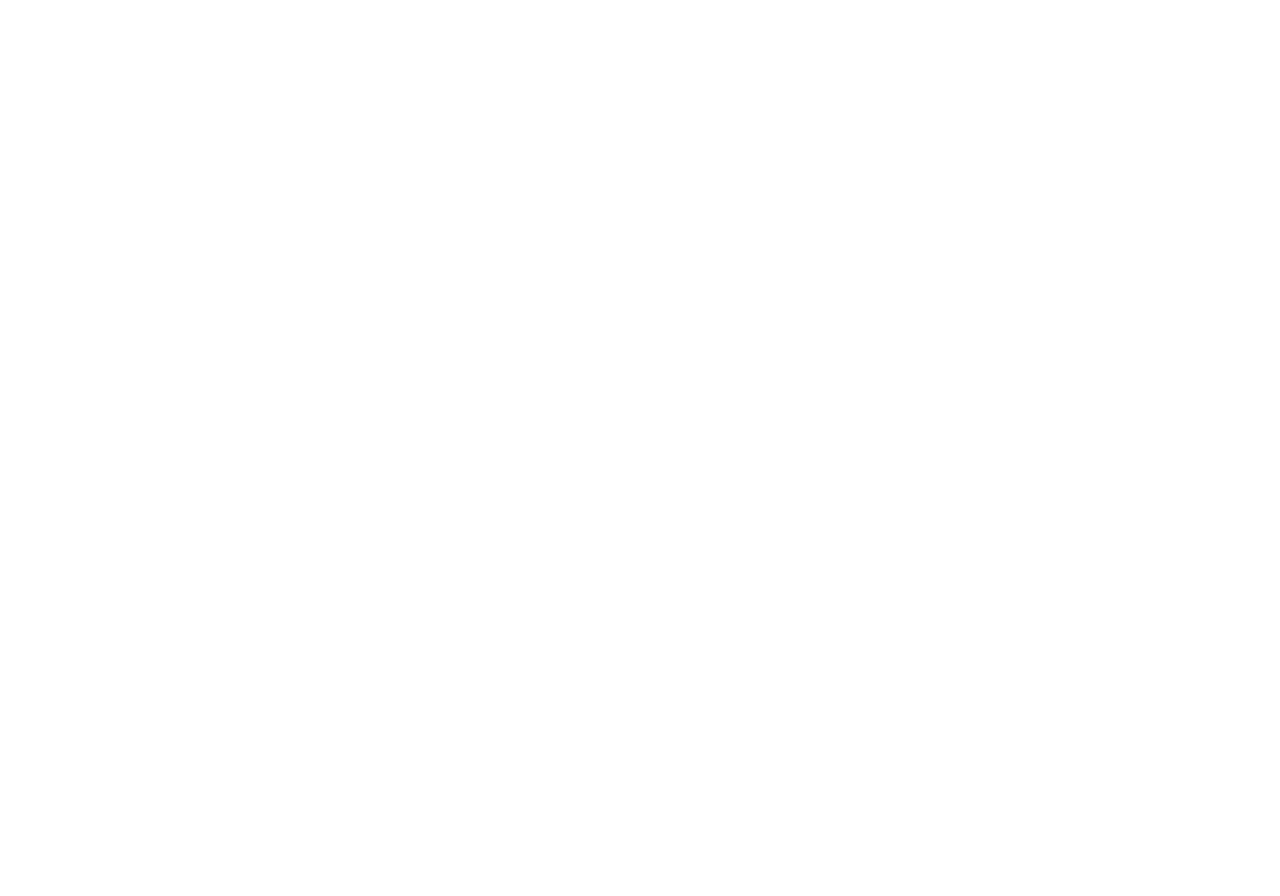
<file: sustainbility.html>
<!DOCTYPE html>
<html lang="en">

<head>
    <meta charset="utf-8">
    <title>Flex of Fast</title>
    <meta content="width=device-width, initial-scale=1.0" name="viewport">
    <meta content="" name="keywords">
    <meta content="" name="description">

    <!-- Favicon -->
    <link href="img/favicon.ico" rel="icon">

    <!-- Google Web Fonts -->
    <link rel="preconnect" href="https://fonts.googleapis.com">
    <link rel="preconnect" href="https://fonts.gstatic.com" crossorigin>
    <link href="https://fonts.googleapis.com/css2?family=Inter:wght@400;600&family=Roboto:wght@500;700&display=swap" rel="stylesheet">

    <!-- Icon Font Stylesheet -->
    <link href="https://cdnjs.cloudflare.com/ajax/libs/font-awesome/5.10.0/css/all.min.css" rel="stylesheet">
    <link href="https://cdn.jsdelivr.net/npm/bootstrap-icons@1.4.1/font/bootstrap-icons.css" rel="stylesheet">

    <!-- Libraries Stylesheet -->
    <link href="lib/animate/animate.min.css" rel="stylesheet">
    <link href="lib/owlcarousel/assets/owl.carousel.min.css" rel="stylesheet">

    <!-- Customized Bootstrap Stylesheet -->
    <link href="css/bootstrap.min.css" rel="stylesheet">

    <!-- Template Stylesheet -->
    <link href="css/style.css" rel="stylesheet">
</head>

<body>
    <!-- Spinner Start -->
    <div id="spinner" class="show bg-white position-fixed translate-middle w-100 vh-100 top-50 start-50 d-flex align-items-center justify-content-center">
        <div class="spinner-grow text-primary" style="width: 3rem; height: 3rem;" role="status">
            <span class="sr-only">Loading...</span>
        </div>
    </div>
    <!-- Spinner End -->


    <!-- NAVBAR : START-->
        <nav class="navbar navbar-expand-lg bg-white navbar-light shadow border-top border-5 border-success sticky-top p-0">
            <a href="index.html" class="navbar-brand bg-success d-flex align-items-center px-4 px-lg-5">
                  <img class="img-fluid flex-shrink-0" src="img/logo.png" style="width: 220px; height: 50px;">
            </a>
            <button type="button" class="navbar-toggler me-4" data-bs-toggle="collapse" data-bs-target="#navbarCollapse">
                <span class="navbar-toggler-icon"></span>
            </button>
            <div class="collapse navbar-collapse" id="navbarCollapse">
                <div class="navbar-nav ms-auto p-4 p-lg-0">
                    <a href="index.html" class="nav-item nav-link">Home</a>
                    <a href="about.html" class="nav-item nav-link">About</a>
                    <a href="sustainbility.html" class="nav-item nav-link active">Sustainbility</a>
                    <a href="service.html" class="nav-item nav-link">Services</a>
                    <a href="blog.html" class="nav-item nav-link">Blog</a>
                    <a href="https://flexotrans.com" class="nav-item nav-link">Track</a>
                    <a href="contact.html" class="nav-item nav-link">Contact</a>
                    <a href="location.html" class="nav-item nav-link">Locations</a>
                </div>
                <h4 class="m-0 pe-lg-5 d-none d-lg-block"></i><a href="#">EN</a></h4>
            </div>
        </nav>
    <!-- NAVBAR : END -->



    <!-- Page Header Start -->
    <div class="container-fluid page-header-sustanbility py-5" style="margin-bottom: 6rem;">
        <div class="container py-5">
                <div class="col-10 col-lg-8">
                     <img class="img-fluid img-header wow fadeInDown" src="img/sustainibility-header-font.png" data-wow-delay="0.3s">
                </div>
        </div>
    </div>
    <!-- Page Header End -->


    <!-- Fact Start -->
    <div class="container-xxl">
        <div class="container py-5">
            <div class="row g-5">
                <div class="col-lg-12">
                    <h1 class="text-success text-uppercase text-center mb-4 wow fadeInUp" data-wow-delay="0.1s">Make changes today for a sustainable tomorrow</h1>
                    <p class="text-primary text-center wow fadeInUp mb-5" data-wow-delay="0.3s" style="margin-left: 10%; margin-right: 10%;">Through initiatives like our Solar System Warehouse, we harness clean energy to reduce carbon footprints. Our commitment to Packaging Product Sustainability delivers eco-friendly solutions without compromising quality. And with Electronic Vehicles, we drive innovation and reduce environmental impact. Together, let's fulfill today's needs while securing a better tomorrow.</p>
                </div>
            </div>
        </div>
    </div>
    <!-- Fact End -->


       <!-- ABOUT US : START-->
        <div class="container-fluid py-5 partner-back">
            <div class="container py-5">
                <div class="text-center wow fadeInDown" data-wow-delay="0.1s">
                    <h1 class="text-success text-uppercase mb-5">Our Sustainable Programs</h1>
                </div>
                <div class="row g-4">
                    <div class="col-md-6 col-lg-4 wow fadeInUp" data-wow-delay="0.3s">
                        <div class="service-item p-4">
                            <div class="overflow-hidden mb-4">
                                <img class="img-fluid" src="img/service-5.jpg" alt="">
                            </div>
                            <h6 class="mb-3 text-success text-uppercase text-center">Electric Vehilce<br></h6>
                            <p>Flexotrans's Electronic Vehicle (EV) solutions drive innovation and sustainability forward. With cutting-edge technology and eco-friendly design, our EVs deliver exceptional performance while reducing environmental impact. Experience the perfect blend of efficiency, reliability, and a commitment to a cleaner, greener future with Flexofast.<br><br></p>
                        </div>
                    </div>
                    <div class="col-md-6 col-lg-4 wow fadeInUp" data-wow-delay="0.3s">
                        <div class="service-item p-4">
                            <div class="overflow-hidden mb-4">
                                <img class="img-fluid" src="img/service-4.jpg" alt="">
                            </div>
                            <h6 class="mb-3 text-success text-uppercase text-center">Solar Power<br></h6>
                            <p>Flexofast's Solar Power Warehouse combines cutting-edge technology with sustainability to power your operations efficiently. Utilizing solar energy, our warehouse solutions reduce carbon footprints while ensuring reliable performance. Experience cost savings, energy independence, and a commitment to a greener future with our innovative solar-powered infrastructure.<br><br></p>
                        </div>
                    </div>
                    <div class="col-md-6 col-lg-4 wow fadeInUp" data-wow-delay="0.3s">
                        <div class="service-item p-4">
                            <div class="overflow-hidden mb-4">
                                <img class="img-fluid" src="img/service-6.jpg" alt="">
                            </div>
                            <h6 class="mb-3 text-success text-uppercase  text-center">Organic Packaging<br></h6>
                            <p>Sustainable Packaging by Flexofast is our commitment to a greener future. Designed with eco-friendly materials and innovative solutions, our packaging reduces environmental impact without compromising quality or functionality. Whether you're looking for recyclable, biodegradable, or reusable options, Flexofast delivers sustainable choices that align with your values and support a cleaner planet.</p>
                        </div>
                    </div>
                </div>
            </div>
        </div>
    <!-- ABOUT US : END-->


    <!-- SUSTAINABILITY PROGRAM : START-->
        <div class="container-fluid feature py-0 px-lg-0">
            <div class="row g-5 mx-lg-0">
                <div class="col-lg-6 pe-lg-0 wow fadeInLeft" data-wow-delay="0.1s" style="min-height: 220px;">
                    <div class="position-relative h-100">
                        <img class="position-absolute img-fluid w-100 h-100" src="img/sustainibility2.jpg" style="object-fit: cover;" alt="">
                    </div>
                </div>
                <div class="col-lg-6 py-6 feature-text wow fadeInRight" data-wow-delay="0.1s">
                    <h3 class="text-success text-uppercase mb-3">FOCUS TO MAKE A BETTER WORLD</h3>
                    <p>Our various achievements in the last 36 Months become one of the important things of usOur various achievements in the last 36 Months become one of the important things of us</p>
                </div>
            </div>
        </div>
    <!-- SUSTAINABILITY PROGRAM : END-->
        

   <!-- FOOTER :  START -->
        <div class="container-fluid bg-success text-light footer pt-2 wow fadeIn" data-wow-delay="0.1s">
            <div class="container py-5">
                <div class="row g-5">
                    <div class="col-lg-6 col-md-6">
                       <img class="img-fluid flex-shrink-0 mb-4" src="img/logo.png" style="width: 220px; height: 50px;">
                        <p class="mb-2"><i class="fa fa-map-marker-alt me-3"></i>Jln. Pembangunan No. 9, Tangga Asem Sewan, Neglasari, Tangerang, Indonesia</p>
                        <br>
                        <p class="mb-2"><i class="fa fa-phone-alt me-3"></i>+62 8521 293 8914</p>
                        <p class="mb-2"><i class="fa fa-envelope me-3"></i>sales@flexofast.com</p>
                        <div class="d-flex pt-2">
                            <a class="btn btn-outline-light btn-social" href="https://www.instagram.com/flexofast/"><i class="fab fa-instagram"></i></a>
                            <a class="btn btn-outline-light btn-social" href="https://www.linkedin.com/company/flexofast-indonesia"><i class="fab fa-facebook-f"></i></a>
                            <a class="btn btn-outline-light btn-social" href="https://twitter.com/"><i class="fab fa-twitter"></i></a>
                            <a class="btn btn-outline-light btn-social" href="https://www.linkedin.com/company/flexofast-indonesia"><i class="fab fa-linkedin-in"></i></a>
                        </div>
                    </div>
                    <div class="col-lg-3 col-md-6">
                        <h4 class="text-light mb-4">Site Map</h4>
                        <a class="btn btn-link" href="about.hmtl">About Us</a>
                        <a class="btn btn-link" href="sustainbility.html">Suistanbility Program</a>
                        <a class="btn btn-link" href="service.html">Services</a>
                        <a class="btn btn-link" href="blog.html">Blog</a>
                        <a class="btn btn-link" href="https://flexotrans.com">Tracking Package</a>
                        <a class="btn btn-link" href="contact.html">Contact</a>
                        <a class="btn btn-link" href="location.html">Location</a>
                    </div>
                    <div class="col-lg-3 col-md-6">
                        <img class="img-fluid pb-5" src="img/license.png" style="width: 90%; height:50%;" alt="">
                    </div>
                </div>
            </div>
            <div class="container">
                <div class="copyright">
                    <div class="row">
                        <div class="col-md-6 text-center text-md-start mb-3 mb-md-0">
                        </div>
                        <div class="col-md-6 text-center text-md-end">2024
                            &copy; <a class="border-bottom" href="index.html">PT Flexo Solusi Indonesia</a>, All Right Reserved.</div>
                    </div>
                </div>
            </div>
        </div>
    <!-- FOOTER :  END -->


    <!-- Back to Top -->
    <a href="#" class="btn btn-lg btn-success btn-lg-square rounded-0 back-to-top"><i class="bi bi-arrow-up"></i></a>


    <!-- JavaScript Libraries -->
    <script src="https://code.jquery.com/jquery-3.4.1.min.js"></script>
    <script src="https://cdn.jsdelivr.net/npm/bootstrap@5.0.0/dist/js/bootstrap.bundle.min.js"></script>
    <script src="lib/wow/wow.min.js"></script>
    <script src="lib/easing/easing.min.js"></script>
    <script src="lib/waypoints/waypoints.min.js"></script>
    <script src="lib/counterup/counterup.min.js"></script>
    <script src="lib/owlcarousel/owl.carousel.min.js"></script>

    <!-- Template Javascript -->
    <script src="js/main.js"></script>
</body>

</html>
</file>
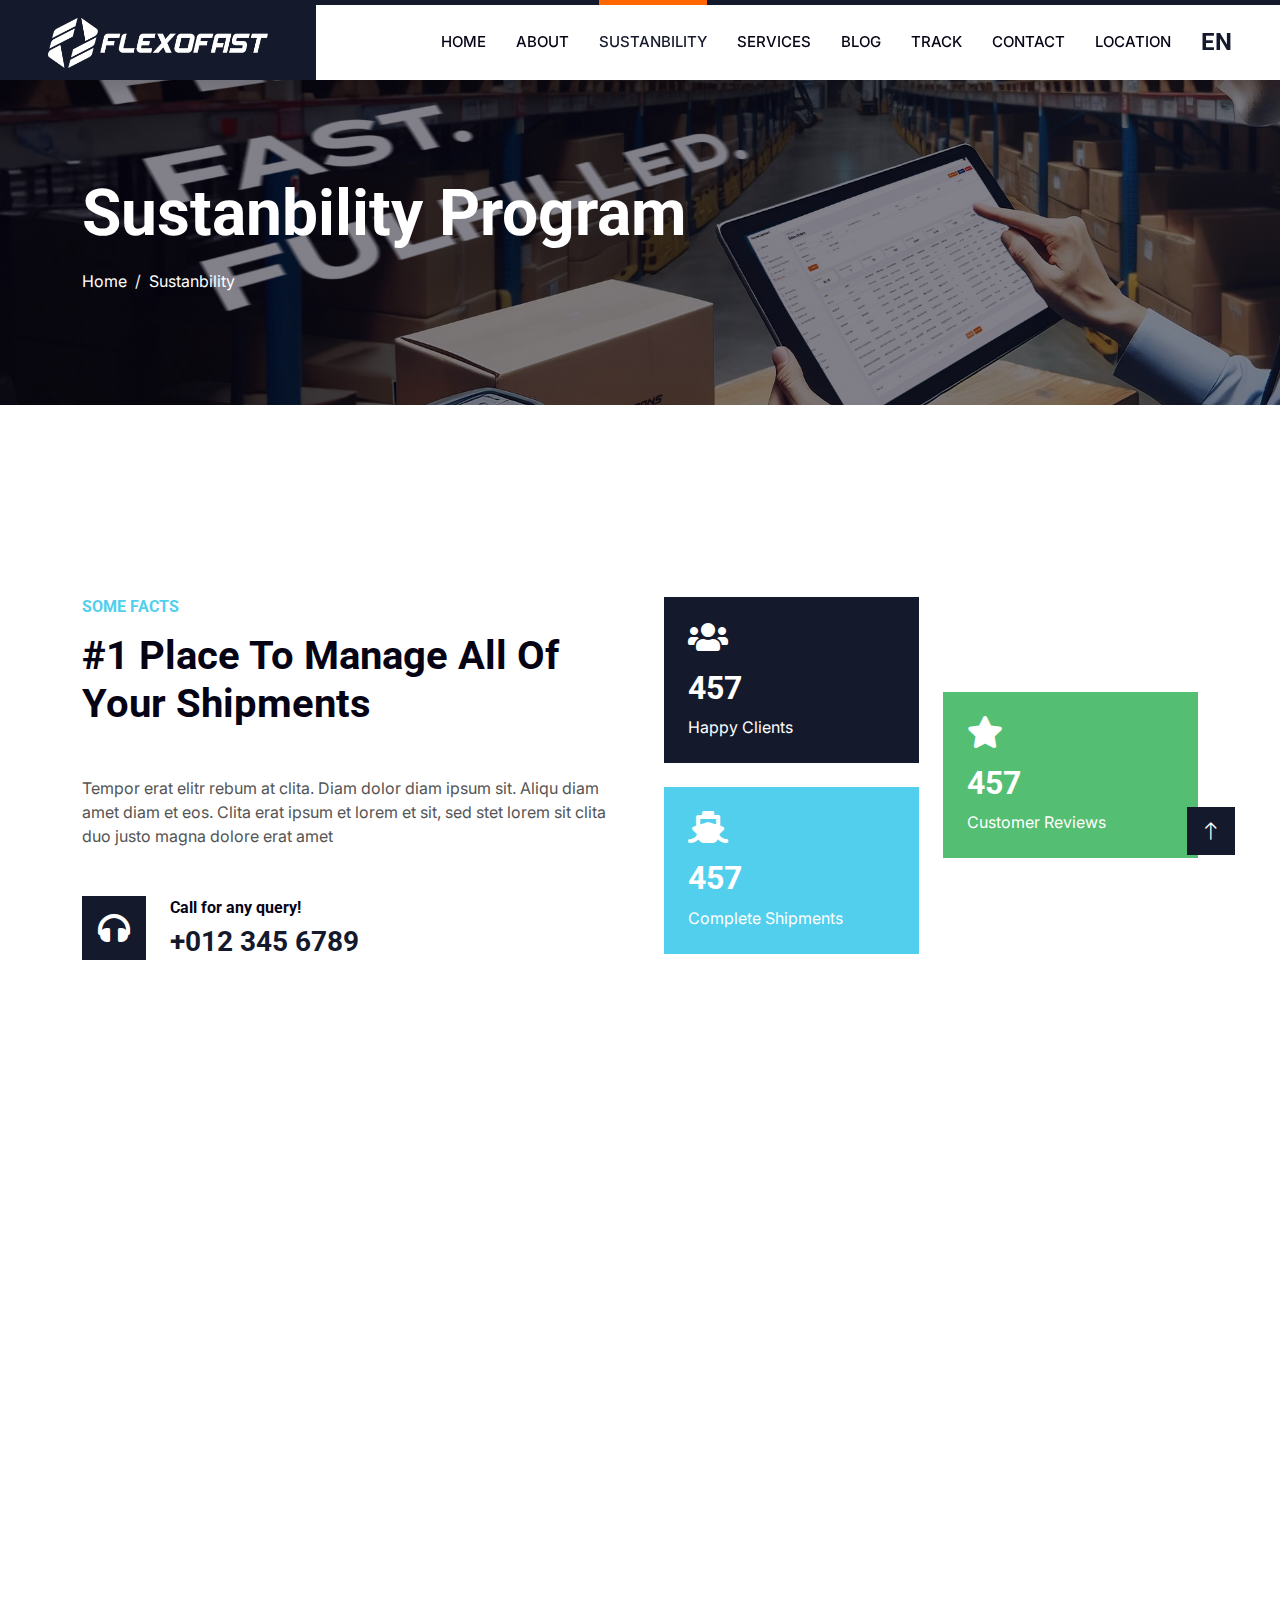
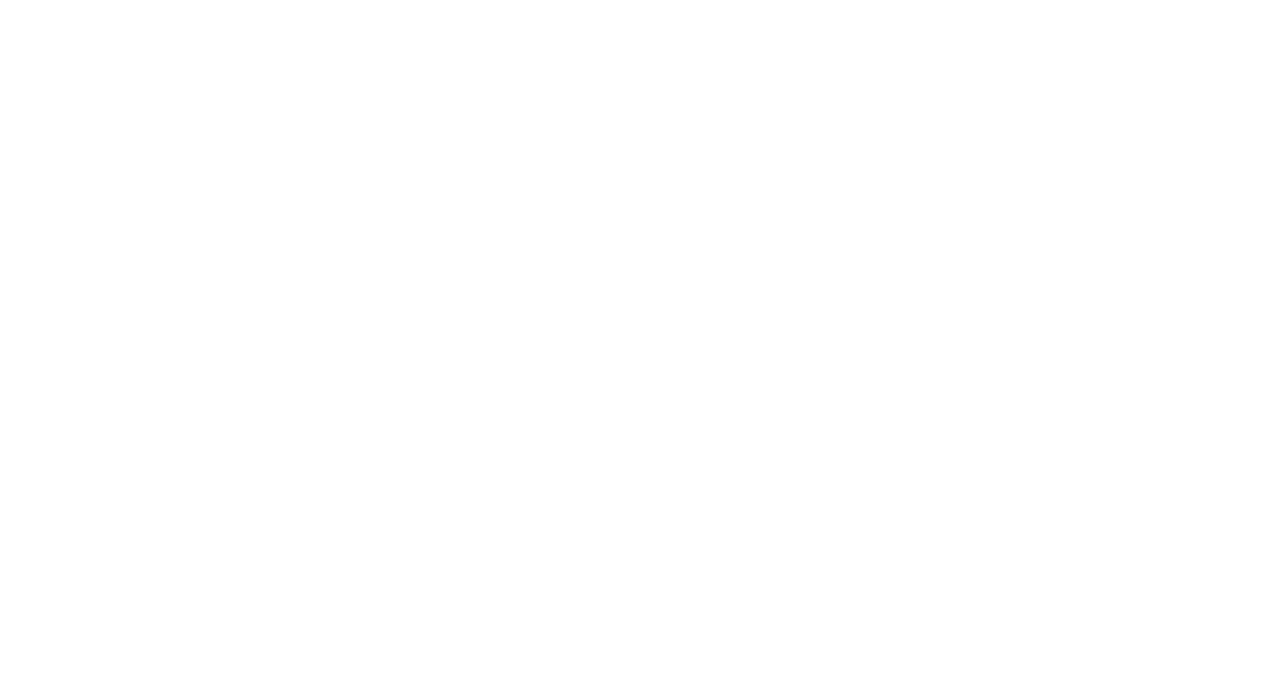
<file: sustanbility.html>
<!DOCTYPE html>
<html lang="en">

<head>
    <meta charset="utf-8">
    <title>Logistica - Shipping Company Website Template</title>
    <meta content="width=device-width, initial-scale=1.0" name="viewport">
    <meta content="" name="keywords">
    <meta content="" name="description">

    <!-- Favicon -->
    <link href="img/favicon.ico" rel="icon">

    <!-- Google Web Fonts -->
    <link rel="preconnect" href="https://fonts.googleapis.com">
    <link rel="preconnect" href="https://fonts.gstatic.com" crossorigin>
    <link href="https://fonts.googleapis.com/css2?family=Inter:wght@400;600&family=Roboto:wght@500;700&display=swap" rel="stylesheet">

    <!-- Icon Font Stylesheet -->
    <link href="https://cdnjs.cloudflare.com/ajax/libs/font-awesome/5.10.0/css/all.min.css" rel="stylesheet">
    <link href="https://cdn.jsdelivr.net/npm/bootstrap-icons@1.4.1/font/bootstrap-icons.css" rel="stylesheet">

    <!-- Libraries Stylesheet -->
    <link href="lib/animate/animate.min.css" rel="stylesheet">
    <link href="lib/owlcarousel/assets/owl.carousel.min.css" rel="stylesheet">

    <!-- Customized Bootstrap Stylesheet -->
    <link href="css/bootstrap.min.css" rel="stylesheet">

    <!-- Template Stylesheet -->
    <link href="css/style.css" rel="stylesheet">
</head>

<body>
    <!-- Spinner Start -->
    <div id="spinner" class="show bg-white position-fixed translate-middle w-100 vh-100 top-50 start-50 d-flex align-items-center justify-content-center">
        <div class="spinner-grow text-primary" style="width: 3rem; height: 3rem;" role="status">
            <span class="sr-only">Loading...</span>
        </div>
    </div>
    <!-- Spinner End -->


    <!-- NAVBAR : START-->
        <nav class="navbar navbar-expand-lg bg-white navbar-light shadow border-top border-5 border-primary sticky-top p-0">
            <a href="index.html" class="navbar-brand bg-primary d-flex align-items-center px-4 px-lg-5">
                  <img class="img-fluid flex-shrink-0" src="img/logo.png" style="width: 220px; height: 50px;">
            </a>
            <button type="button" class="navbar-toggler me-4" data-bs-toggle="collapse" data-bs-target="#navbarCollapse">
                <span class="navbar-toggler-icon"></span>
            </button>
            <div class="collapse navbar-collapse" id="navbarCollapse">
                <div class="navbar-nav ms-auto p-4 p-lg-0">
                    <a href="index.html" class="nav-item nav-link">Home</a>
                    <a href="about.html" class="nav-item nav-link">About</a>
                    <a href="about.html" class="nav-item nav-link active">Sustanbility</a>
                    <a href="service.html" class="nav-item nav-link">Services</a>
                    <a href="blog.html" class="nav-item nav-link">Blog</a>
                    <a href="blog.html" class="nav-item nav-link">Track</a>
                    <a href="contact.html" class="nav-item nav-link">Contact</a>
                    <a href="contact.html" class="nav-item nav-link">Location</a>
                </div>
                <h4 class="m-0 pe-lg-5 d-none d-lg-block"></i><a href="#">EN</a></h4>
            </div>
        </nav>
    <!-- NAVBAR : END -->



    <!-- Page Header Start -->
    <div class="container-fluid page-header py-5" style="margin-bottom: 6rem;">
        <div class="container py-5">
            <h1 class="display-3 text-white mb-3 animated slideInDown">Sustanbility Program</h1>
            <nav aria-label="breadcrumb animated slideInDown">
                <ol class="breadcrumb">
                    <li class="breadcrumb-item"><a class="text-white" href="#">Home</a></li>
                    <li class="breadcrumb-item text-white active" aria-current="page">Sustanbility</li>
                </ol>
            </nav>
        </div>
    </div>
    <!-- Page Header End -->


    <!-- Fact Start -->
    <div class="container-xxl py-5">
        <div class="container py-5">
            <div class="row g-5">
                <div class="col-lg-6 wow fadeInUp" data-wow-delay="0.1s">
                    <h6 class="text-secondary text-uppercase mb-3">Some Facts</h6>
                    <h1 class="mb-5">#1 Place To Manage All Of Your Shipments</h1>
                    <p class="mb-5">Tempor erat elitr rebum at clita. Diam dolor diam ipsum sit. Aliqu diam amet diam et eos. Clita erat ipsum et lorem et sit, sed stet lorem sit clita duo justo magna dolore erat amet</p>
                    <div class="d-flex align-items-center">
                        <i class="fa fa-headphones fa-2x flex-shrink-0 bg-primary p-3 text-white"></i>
                        <div class="ps-4">
                            <h6>Call for any query!</h6>
                            <h3 class="text-primary m-0">+012 345 6789</h3>
                        </div>
                    </div>
                </div>
                <div class="col-lg-6">
                    <div class="row g-4 align-items-center">
                        <div class="col-sm-6">
                            <div class="bg-primary p-4 mb-4 wow fadeIn" data-wow-delay="0.3s">
                                <i class="fa fa-users fa-2x text-white mb-3"></i>
                                <h2 class="text-white mb-2" data-toggle="counter-up">1234</h2>
                                <p class="text-white mb-0">Happy Clients</p>
                            </div>
                            <div class="bg-secondary p-4 wow fadeIn" data-wow-delay="0.5s">
                                <i class="fa fa-ship fa-2x text-white mb-3"></i>
                                <h2 class="text-white mb-2" data-toggle="counter-up">1234</h2>
                                <p class="text-white mb-0">Complete Shipments</p>
                            </div>
                        </div>
                        <div class="col-sm-6">
                            <div class="bg-success p-4 wow fadeIn" data-wow-delay="0.7s">
                                <i class="fa fa-star fa-2x text-white mb-3"></i>
                                <h2 class="text-white mb-2" data-toggle="counter-up">1234</h2>
                                <p class="text-white mb-0">Customer Reviews</p>
                            </div>
                        </div>
                    </div>
                </div>
            </div>
        </div>
    </div>
    <!-- Fact End -->


    <!-- Feature Start -->
    <div class="container-fluid overflow-hidden py-5 px-lg-0">
        <div class="container feature py-5 px-lg-0">
            <div class="row g-5 mx-lg-0">
                <div class="col-lg-6 feature-text wow fadeInUp" data-wow-delay="0.1s">
                    <h6 class="text-secondary text-uppercase mb-3">Our Features</h6>
                    <h1 class="mb-5">We Are Trusted Logistics Company Since 1990</h1>
                    <div class="d-flex mb-5 wow fadeInUp" data-wow-delay="0.3s">
                        <i class="fa fa-globe text-primary fa-3x flex-shrink-0"></i>
                        <div class="ms-4">
                            <h5>Worldwide Service</h5>
                            <p class="mb-0">Diam dolor ipsum sit amet eos erat ipsum lorem sed stet lorem sit clita duo justo magna erat amet</p>
                        </div>
                    </div>
                    <div class="d-flex mb-5 wow fadeIn" data-wow-delay="0.5s">
                        <i class="fa fa-shipping-fast text-primary fa-3x flex-shrink-0"></i>
                        <div class="ms-4">
                            <h5>On Time Delivery</h5>
                            <p class="mb-0">Diam dolor ipsum sit amet eos erat ipsum lorem sed stet lorem sit clita duo justo magna erat amet</p>
                        </div>
                    </div>
                    <div class="d-flex mb-0 wow fadeInUp" data-wow-delay="0.7s">
                        <i class="fa fa-headphones text-primary fa-3x flex-shrink-0"></i>
                        <div class="ms-4">
                            <h5>24/7 Telephone Support</h5>
                            <p class="mb-0">Diam dolor ipsum sit amet eos erat ipsum lorem sed stet lorem sit clita duo justo magna erat amet</p>
                        </div>
                    </div>
                </div>
                <div class="col-lg-6 pe-lg-0 wow fadeInRight" data-wow-delay="0.1s" style="min-height: 400px;">
                    <div class="position-relative h-100">
                        <img class="position-absolute img-fluid w-100 h-100" src="img/feature.jpg" style="object-fit: cover;" alt="">
                    </div>
                </div>
            </div>
        </div>
    </div>
    <!-- Feature End -->
        

    <!-- Footer Start -->
    <div class="container-fluid bg-dark text-light footer pt-5 wow fadeIn" data-wow-delay="0.1s" style="margin-top: 6rem;">
        <div class="container py-5">
            <div class="row g-5">
                <div class="col-lg-3 col-md-6">
                    <h4 class="text-light mb-4">Address</h4>
                    <p class="mb-2"><i class="fa fa-map-marker-alt me-3"></i>123 Street, New York, USA</p>
                    <p class="mb-2"><i class="fa fa-phone-alt me-3"></i>+012 345 67890</p>
                    <p class="mb-2"><i class="fa fa-envelope me-3"></i>info@example.com</p>
                    <div class="d-flex pt-2">
                        <a class="btn btn-outline-light btn-social" href=""><i class="fab fa-twitter"></i></a>
                        <a class="btn btn-outline-light btn-social" href=""><i class="fab fa-facebook-f"></i></a>
                        <a class="btn btn-outline-light btn-social" href=""><i class="fab fa-youtube"></i></a>
                        <a class="btn btn-outline-light btn-social" href=""><i class="fab fa-linkedin-in"></i></a>
                    </div>
                </div>
                <div class="col-lg-3 col-md-6">
                    <h4 class="text-light mb-4">Services</h4>
                    <a class="btn btn-link" href="">Air Freight</a>
                    <a class="btn btn-link" href="">Sea Freight</a>
                    <a class="btn btn-link" href="">Road Freight</a>
                    <a class="btn btn-link" href="">Logistic Solutions</a>
                    <a class="btn btn-link" href="">Industry solutions</a>
                </div>
                <div class="col-lg-3 col-md-6">
                    <h4 class="text-light mb-4">Quick Links</h4>
                    <a class="btn btn-link" href="">About Us</a>
                    <a class="btn btn-link" href="">Contact Us</a>
                    <a class="btn btn-link" href="">Our Services</a>
                    <a class="btn btn-link" href="">Terms & Condition</a>
                    <a class="btn btn-link" href="">Support</a>
                </div>
                <div class="col-lg-3 col-md-6">
                    <h4 class="text-light mb-4">Newsletter</h4>
                    <p>Dolor amet sit justo amet elitr clita ipsum elitr est.</p>
                    <div class="position-relative mx-auto" style="max-width: 400px;">
                        <input class="form-control border-0 w-100 py-3 ps-4 pe-5" type="text" placeholder="Your email">
                        <button type="button" class="btn btn-primary py-2 position-absolute top-0 end-0 mt-2 me-2">SignUp</button>
                    </div>
                </div>
            </div>
        </div>
        <div class="container">
            <div class="copyright">
                <div class="row">
                    <div class="col-md-6 text-center text-md-start mb-3 mb-md-0">
                        &copy; <a class="border-bottom" href="#">Your Site Name</a>, All Right Reserved.
                    </div>
                    <div class="col-md-6 text-center text-md-end">
                        <!--/*** This template is free as long as you keep the footer author’s credit link/attribution link/backlink. If you'd like to use the template without the footer author’s credit link/attribution link/backlink, you can purchase the Credit Removal License from "https://htmlcodex.com/credit-removal". Thank you for your support. ***/-->
                        Designed By <a class="border-bottom" href="https://htmlcodex.com">HTML Codex</a>
                    </div>
                </div>
            </div>
        </div>
    </div>
    <!-- Footer End -->


    <!-- Back to Top -->
    <a href="#" class="btn btn-lg btn-primary btn-lg-square rounded-0 back-to-top"><i class="bi bi-arrow-up"></i></a>


    <!-- JavaScript Libraries -->
    <script src="https://code.jquery.com/jquery-3.4.1.min.js"></script>
    <script src="https://cdn.jsdelivr.net/npm/bootstrap@5.0.0/dist/js/bootstrap.bundle.min.js"></script>
    <script src="lib/wow/wow.min.js"></script>
    <script src="lib/easing/easing.min.js"></script>
    <script src="lib/waypoints/waypoints.min.js"></script>
    <script src="lib/counterup/counterup.min.js"></script>
    <script src="lib/owlcarousel/owl.carousel.min.js"></script>

    <!-- Template Javascript -->
    <script src="js/main.js"></script>
</body>

</html>
</file>
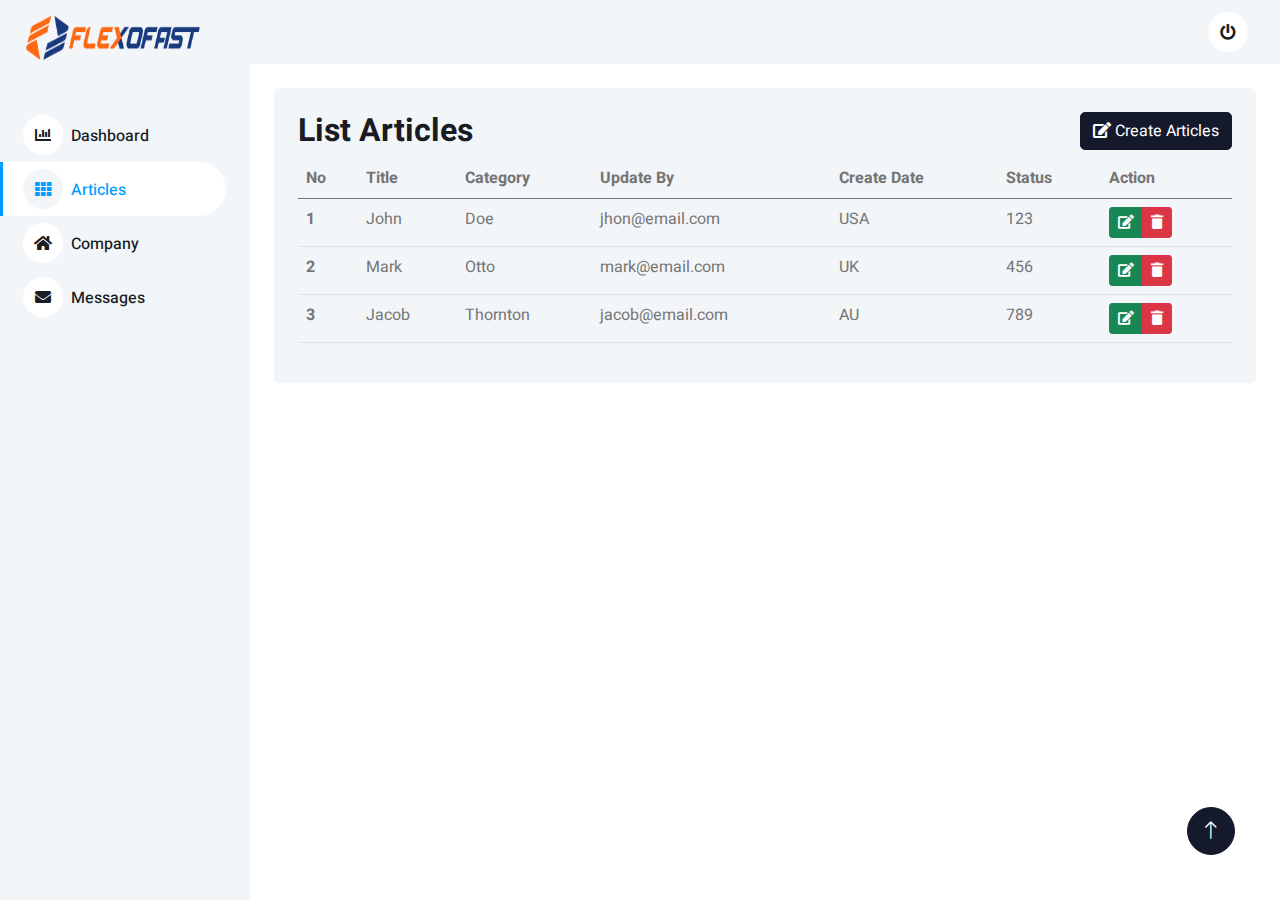
<file: admin/blog-main.html>
<!DOCTYPE html>
<html lang="en">

<head>
    <meta charset="utf-8">
    <title>Flex of Fast</title>
    <meta content="width=device-width, initial-scale=1.0" name="viewport">
    <meta content="" name="keywords">
    <meta content="" name="description">

    <!-- Favicon -->
    <link href="assets/img/favicon.ico" rel="icon">

    <!-- Google Web Fonts -->
    <link rel="preconnect" href="https://fonts.googleapis.com">
    <link rel="preconnect" href="https://fonts.gstatic.com" crossorigin>
    <link href="https://fonts.googleapis.com/css2?family=Heebo:wght@400;500;600;700&display=swap" rel="stylesheet">
    
    <!-- Icon Font Stylesheet -->
    <link href="https://cdnjs.cloudflare.com/ajax/libs/font-awesome/5.10.0/css/all.min.css" rel="stylesheet">
    <link href="https://cdn.jsdelivr.net/npm/bootstrap-icons@1.4.1/font/bootstrap-icons.css" rel="stylesheet">
    <link href="https://cdn.datatables.net/2.1.8/css/dataTables.dataTables.min.css" rel="stylesheet">


    <!-- Libraries Stylesheet -->
    <link href="assets/lib/owlcarousel/assets/owl.carousel.min.css" rel="stylesheet">
    <link href="assets/lib/tempusdominus/css/tempusdominus-bootstrap-4.min.css" rel="stylesheet" />

    <!-- Customized Bootstrap Stylesheet -->
    <link href="assets/css/bootstrap.min.css" rel="stylesheet">

    <!-- Template Stylesheet -->
    <link href="assets/css/style.css" rel="stylesheet">
</head>

<body>
    <div class="container-xxl position-relative bg-white d-flex p-0">
        <!-- Spinner Start -->
        <div id="spinner" class="show bg-white position-fixed translate-middle w-100 vh-100 top-50 start-50 d-flex align-items-center justify-content-center">
            <div class="spinner-border text-primary" style="width: 3rem; height: 3rem;" role="status">
                <span class="sr-only">Loading...</span>
            </div>
        </div>
        <!-- Spinner End -->


        <!-- Sidebar Start -->
        <div class="sidebar pe-4 pb-3">
            <nav class="navbar bg-light navbar-light">
                <a href="index.html" class="navbar-brand mx-4 mb-3">
                    <img class="img-fluid" src="assets/img/logo-color.png" style="width: 220px; height: 50px;">
                </a>
                <div class="d-flex align-items-center ms-4 mb-4">
                   
                </div>
                <div class="navbar-nav w-100">
                    <a href="index.html" class="nav-item nav-link"><i class="fa fa-chart-bar me-2"></i>Dashboard</a>
                    <a href="blog-main.html" class="nav-item nav-link active"><i class="fa fa-th me-2"></i>Articles</a>
                    <a href="company.html" class="nav-item nav-link"><i class="fa fa-home me-2"></i>Company</a>
                    <a href="messages.html" class="nav-item nav-link"><i class="fa fa-envelope me-2"></i>Messages</a>
                    
                </div>
            </nav>
        </div>
        <!-- Sidebar End -->





        <div class="content">
            <!-- Navbar Start -->
            <nav class="navbar navbar-expand bg-light navbar-light sticky-top px-4 py-0">
                <div class="navbar-nav align-items-center ms-auto">
                    <div class="nav-item dropdown">
                        <a href="signin.html" class="nav-link">
                            <span class="d-none d-lg-inline-flex"><i class="fa fa-power-off me-2"></i></span>
                        </a>
                    </div>
                </div>
            </nav>
            <!-- Navbar End -->

            <!-- Table Start -->
            <div class="container-fluid pt-4 px-4">
                <div class="row g-4">
                    <div class="col-12">
                        <div class="bg-light rounded h-100 p-4">
                            <div class="d-flex align-items-center justify-content-between mb-2">
                                <h2 class="mb-0">List Articles</h2>
                                <a href="" class="btn btn-primary"><i class="fa fa-edit"></i> Create Articles</a>
                            </div>
                            <div class="table-responsive">
                                <table class="table" id="table_list_articles">
                                    <thead>
                                        <tr>
                                            <th scope="col">No</th>
                                            <th scope="col">Title</th>
                                            <th scope="col">Category</th>
                                            <th scope="col">Update By</th>
                                            <th scope="col">Create Date</th>
                                            <th scope="col">Status</th>
                                            <th scope="col">Action</th>
                                        </tr>
                                    </thead>
                                    <tbody>
                                        <tr>
                                            <th scope="row">1</th>
                                            <td>John</td>
                                            <td>Doe</td>
                                            <td>jhon@email.com</td>
                                            <td>USA</td>
                                            <td>123</td>
                                            <td>
                                                <div class="btn-group" role="group">
                                                    <a href="" class="btn btn-success btn-sm"><i class="fa fa-edit"></i></a>
                                                    <a href="" class="btn btn-danger btn-sm"><i class="fa fa-trash"></i></a>
                                                </div>
                                            </td>
                                        </tr>
                                        <tr>
                                            <th scope="row">2</th>
                                            <td>Mark</td>
                                            <td>Otto</td>
                                            <td>mark@email.com</td>
                                            <td>UK</td>
                                            <td>456</td>
                                             <td>
                                                <div class="btn-group" role="group">
                                                    <a href="" class="btn btn-success btn-sm"><i class="fa fa-edit"></i></a>
                                                    <a href="" class="btn btn-danger btn-sm"><i class="fa fa-trash"></i></a>
                                                </div>
                                            </td>
                                        </tr>
                                        <tr>
                                            <th scope="row">3</th>
                                            <td>Jacob</td>
                                            <td>Thornton</td>
                                            <td>jacob@email.com</td>
                                            <td>AU</td>
                                            <td>789</td>
                                             <td>
                                                <div class="btn-group" role="group">
                                                   <a href="" class="btn btn-success btn-sm"><i class="fa fa-edit"></i></a>
                                                    <a href="" class="btn btn-danger btn-sm"><i class="fa fa-trash"></i></a>
                                                </div>
                                            </td>
                                        </tr>

                                    </tbody>
                                </table>
                            </div>
                        </div>
                    </div>
                </div>
            </div>
            <!-- Table End -->

        </div>
        <!-- Content End -->


        <!-- Back to Top -->
        <a href="#" class="btn btn-lg btn-primary btn-lg-square back-to-top"><i class="bi bi-arrow-up"></i></a>
    </div>

    <!-- JavaScript Libraries -->
    <script src="https://code.jquery.com/jquery-3.4.1.min.js"></script>
    <script src="https://cdn.jsdelivr.net/npm/bootstrap@5.0.0/dist/js/bootstrap.bundle.min.js"></script>
    <script src="https://cdn.datatables.net/2.1.8/js/dataTables.min.js"></script>
    <script src="assets/lib/chart/chart.min.js"></script>
    <script src="assets/lib/easing/easing.min.js"></script>
    <script src="assets/lib/waypoints/waypoints.min.js"></script>
    <script src="assets/lib/owlcarousel/owl.carousel.min.js"></script>
    <script src="assets/lib/tempusdominus/js/moment.min.js"></script>
    <script src="assets/lib/tempusdominus/js/moment-timezone.min.js"></script>
    <script src="assets/lib/tempusdominus/js/tempusdominus-bootstrap-4.min.js"></script>

    <!-- Template Javascript -->
    <script src="assets/js/main.js"></script>
    <script type="text/javascript">
         $(document).ready(function() {
            $('#table_list_articles').DataTable({
                "lengthChange": false ,
            });
        });

    </script>
</body>

</html>
</file>
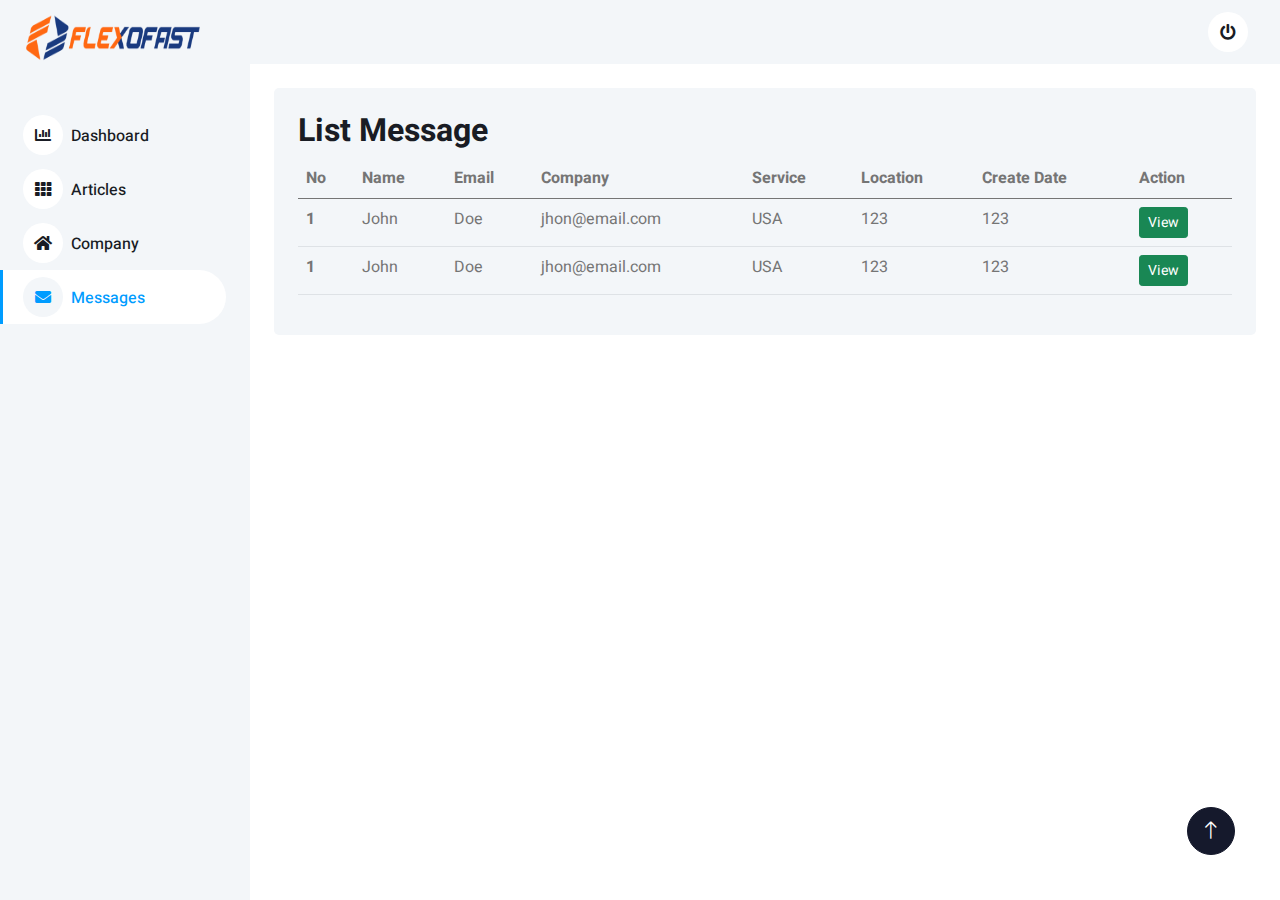
<file: admin/messages.html>
<!DOCTYPE html>
<html lang="en">

<head>
    <meta charset="utf-8">
    <title>Flex of Fast</title>
    <meta content="width=device-width, initial-scale=1.0" name="viewport">
    <meta content="" name="keywords">
    <meta content="" name="description">

    <!-- Favicon -->
    <link href="assets/img/favicon.ico" rel="icon">

    <!-- Google Web Fonts -->
    <link rel="preconnect" href="https://fonts.googleapis.com">
    <link rel="preconnect" href="https://fonts.gstatic.com" crossorigin>
    <link href="https://fonts.googleapis.com/css2?family=Heebo:wght@400;500;600;700&display=swap" rel="stylesheet">
    
    <!-- Icon Font Stylesheet -->
    <link href="https://cdnjs.cloudflare.com/ajax/libs/font-awesome/5.10.0/css/all.min.css" rel="stylesheet">
    <link href="https://cdn.jsdelivr.net/npm/bootstrap-icons@1.4.1/font/bootstrap-icons.css" rel="stylesheet">
    <link href="https://cdn.datatables.net/2.1.8/css/dataTables.dataTables.min.css" rel="stylesheet">


    <!-- Libraries Stylesheet -->
    <link href="assets/lib/owlcarousel/assets/owl.carousel.min.css" rel="stylesheet">
    <link href="assets/lib/tempusdominus/css/tempusdominus-bootstrap-4.min.css" rel="stylesheet" />

    <!-- Customized Bootstrap Stylesheet -->
    <link href="assets/css/bootstrap.min.css" rel="stylesheet">

    <!-- Template Stylesheet -->
    <link href="assets/css/style.css" rel="stylesheet">
</head>

<body>
    <div class="container-xxl position-relative bg-white d-flex p-0">
        <!-- Spinner Start -->
        <div id="spinner" class="show bg-white position-fixed translate-middle w-100 vh-100 top-50 start-50 d-flex align-items-center justify-content-center">
            <div class="spinner-border text-primary" style="width: 3rem; height: 3rem;" role="status">
                <span class="sr-only">Loading...</span>
            </div>
        </div>
        <!-- Spinner End -->


        <!-- Sidebar Start -->
        <div class="sidebar pe-4 pb-3">
            <nav class="navbar bg-light navbar-light">
                <a href="index.html" class="navbar-brand mx-4 mb-3">
                    <img class="img-fluid" src="assets/img/logo-color.png" style="width: 220px; height: 50px;">
                </a>
                <div class="d-flex align-items-center ms-4 mb-4">
                   
                </div>
                <div class="navbar-nav w-100">
                    <a href="index.html" class="nav-item nav-link"><i class="fa fa-chart-bar me-2"></i>Dashboard</a>
                    <a href="blog-main.html" class="nav-item nav-link"><i class="fa fa-th me-2"></i>Articles</a>
                    <a href="company.html" class="nav-item nav-link"><i class="fa fa-home me-2"></i>Company</a>
                    <a href="messages.html" class="nav-item nav-link active"><i class="fa fa-envelope me-2"></i>Messages</a>
                    
                </div>
            </nav>
        </div>
        <!-- Sidebar End -->





        <div class="content">
            <!-- Navbar Start -->
            <nav class="navbar navbar-expand bg-light navbar-light sticky-top px-4 py-0">
                <div class="navbar-nav align-items-center ms-auto">
                    <div class="nav-item dropdown">
                        <a href="signin.html" class="nav-link">
                            <span class="d-none d-lg-inline-flex"><i class="fa fa-power-off me-2"></i></span>
                        </a>
                    </div>
                </div>
            </nav>
            <!-- Navbar End -->

            <!-- Table Start -->
            <div class="container-fluid pt-4 px-4">
                <div class="row g-4">
                    <div class="col-12">
                        <div class="bg-light rounded h-100 p-4">
                            <div class="d-flex align-items-center justify-content-between mb-2">
                                <h2 class="mb-0">List Message</h2>
                            </div>
                            <div class="table-responsive">
                                <table class="table" id="table_list_articles">
                                    <thead>
                                        <tr>
                                            <th scope="col">No</th>
                                            <th scope="col">Name</th>
                                            <th scope="col">Email</th>
                                            <th scope="col">Company</th>
                                            <th scope="col">Service</th>
                                            <th scope="col">Location</th>
                                            <th scope="col">Create Date</th>
                                            <th scope="col">Action</th>
                                        </tr>
                                    </thead>
                                    <tbody>
                                        <tr>
                                            <th scope="row">1</th>
                                            <td>John</td>
                                            <td>Doe</td>
                                            <td>jhon@email.com</td>
                                            <td>USA</td>
                                            <td>123</td>
                                            <td>123</td>
                                            <td>
                                                <a href="" class="btn btn-sm btn-success">View</a>
                                            </td>
                                        </tr>
                                        <tr>
                                            <th scope="row">1</th>
                                            <td>John</td>
                                            <td>Doe</td>
                                            <td>jhon@email.com</td>
                                            <td>USA</td>
                                            <td>123</td>
                                            <td>123</td>
                                            <td>
                                                <a href="" class="btn btn-sm btn-success">View</a>
                                            </td>
                                        </tr>
                                        
                                    </tbody>
                                </table>
                            </div>
                        </div>
                    </div>
                </div>
            </div>
            <!-- Table End -->

        </div>
        <!-- Content End -->


        <!-- Back to Top -->
        <a href="#" class="btn btn-lg btn-primary btn-lg-square back-to-top"><i class="bi bi-arrow-up"></i></a>
    </div>

    <!-- JavaScript Libraries -->
    <script src="https://code.jquery.com/jquery-3.4.1.min.js"></script>
    <script src="https://cdn.jsdelivr.net/npm/bootstrap@5.0.0/dist/js/bootstrap.bundle.min.js"></script>
    <script src="https://cdn.datatables.net/2.1.8/js/dataTables.min.js"></script>
    <script src="assets/lib/chart/chart.min.js"></script>
    <script src="assets/lib/easing/easing.min.js"></script>
    <script src="assets/lib/waypoints/waypoints.min.js"></script>
    <script src="assets/lib/owlcarousel/owl.carousel.min.js"></script>
    <script src="assets/lib/tempusdominus/js/moment.min.js"></script>
    <script src="assets/lib/tempusdominus/js/moment-timezone.min.js"></script>
    <script src="assets/lib/tempusdominus/js/tempusdominus-bootstrap-4.min.js"></script>

    <!-- Template Javascript -->
    <script src="assets/js/main.js"></script>
    <script type="text/javascript">
         $(document).ready(function() {
            $('#table_list_articles').DataTable({
                "lengthChange": false ,
            });
        });

    </script>
</body>

</html>
</file>
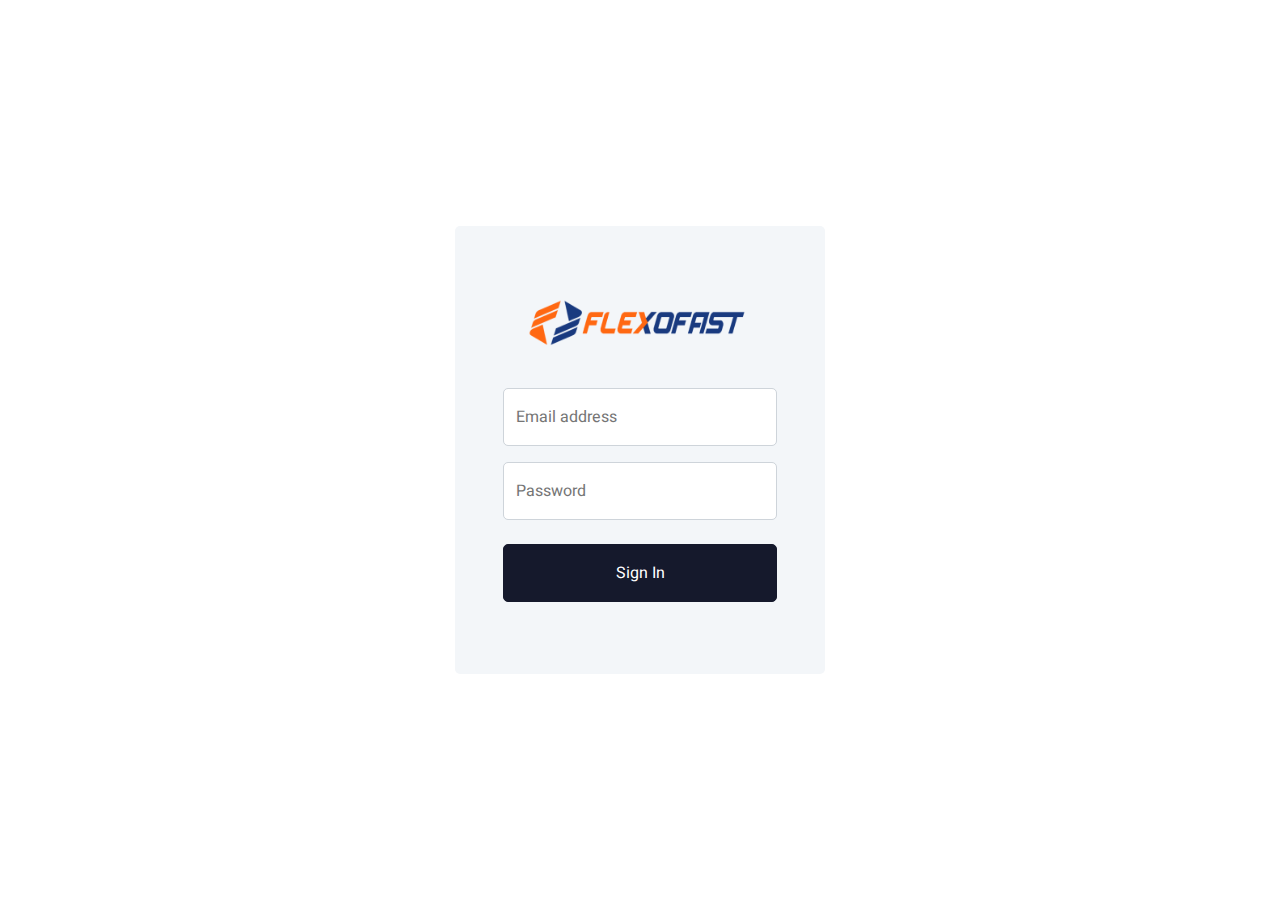
<file: admin/signin.html>
<!DOCTYPE html>
<html lang="en">

<head>
    <meta charset="utf-8">
    <title>Flex of Fast</title>
    <meta content="width=device-width, initial-scale=1.0" name="viewport">
    <meta content="" name="keywords">
    <meta content="" name="description">

    <!-- Favicon -->
    <link href="assets/img/favicon.ico" rel="icon">

    <!-- Google Web Fonts -->
    <link rel="preconnect" href="https://fonts.googleapis.com">
    <link rel="preconnect" href="https://fonts.gstatic.com" crossorigin>
    <link href="https://fonts.googleapis.com/css2?family=Heebo:wght@400;500;600;700&display=swap" rel="stylesheet">
    
    <!-- Icon Font Stylesheet -->
    <link href="https://cdnjs.cloudflare.com/ajax/libs/font-awesome/5.10.0/css/all.min.css" rel="stylesheet">
    <link href="https://cdn.jsdelivr.net/npm/bootstrap-icons@1.4.1/font/bootstrap-icons.css" rel="stylesheet">

    <!-- Libraries Stylesheet -->
    <link href="assets/lib/owlcarousel/assets/owl.carousel.min.css" rel="stylesheet">
    <link href="assets/lib/tempusdominus/css/tempusdominus-bootstrap-4.min.css" rel="stylesheet" />

    <!-- Customized Bootstrap Stylesheet -->
    <link href="assets/css/bootstrap.min.css" rel="stylesheet">

    <!-- Template Stylesheet -->
    <link href="assets/css/style.css" rel="stylesheet">
</head>

<body>
    <div class="container-xxl position-relative bg-white d-flex p-0">
        <!-- Spinner Start -->
        <div id="spinner" class="show bg-white position-fixed translate-middle w-100 vh-100 top-50 start-50 d-flex align-items-center justify-content-center">
            <div class="spinner-border text-primary" style="width: 3rem; height: 3rem;" role="status">
                <span class="sr-only">Loading...</span>
            </div>
        </div>
        <!-- Spinner End -->


        <!-- Sign In Start -->
        <div class="container-fluid">
            <div class="row h-100 align-items-center justify-content-center" style="min-height: 100vh;">
                <div class="col-12 col-sm-8 col-md-6 col-lg-5 col-xl-4">
                    <div class="bg-light rounded p-4 p-sm-5 my-4 mx-3">
                        <div class="d-flex align-items-center justify-content-between mb-3">
                            <img class="img-fluid align-items-center mx-4 my-4" src="assets/img/logo-color.png" style="width: 220px; height: 50px;">
                        </div>
                        <div class="form-floating mb-3">
                            <input type="email" class="form-control" id="floatingInput" placeholder="name@example.com">
                            <label for="floatingInput">Email address</label>
                        </div>
                        <div class="form-floating mb-4">
                            <input type="password" class="form-control" id="floatingPassword" placeholder="Password">
                            <label for="floatingPassword">Password</label>
                        </div>
                       <!--  <div class="d-flex align-items-center justify-content-between mb-4">
                            <div class="form-check">
                                <input type="checkbox" class="form-check-input" id="exampleCheck1">
                                <label class="form-check-label" for="exampleCheck1">Check me out</label>
                            </div>
                            <a href="">Forgot Password</a>
                        </div> -->
                        <button type="submit" class="btn btn-primary py-3 w-100 mb-4">Sign In</button>
                        <!-- <p class="text-center mb-0">Don't have an Account? <a href="">Sign Up</a></p> -->
                    </div>
                </div>
            </div>
        </div>
        <!-- Sign In End -->
    </div>

    <!-- JavaScript Libraries -->
    <script src="https://code.jquery.com/jquery-3.4.1.min.js"></script>
    <script src="https://cdn.jsdelivr.net/npm/bootstrap@5.0.0/dist/js/bootstrap.bundle.min.js"></script>
    <script src="assets/lib/chart/chart.min.js"></script>
    <script src="assets/lib/easing/easing.min.js"></script>
    <script src="assets/lib/waypoints/waypoints.min.js"></script>
    <script src="assets/lib/owlcarousel/owl.carousel.min.js"></script>
    <script src="assets/lib/tempusdominus/js/moment.min.js"></script>
    <script src="assets/lib/tempusdominus/js/moment-timezone.min.js"></script>
    <script src="assets/lib/tempusdominus/js/tempusdominus-bootstrap-4.min.js"></script>

    <!-- Template Javascript -->
    <script src="assets/js/main.js"></script>
</body>

</html>
</file>
<file: css/style.css>
/********** Template CSS **********/
:root {
    --primary: #15192C;
    --secondary: #51CFED;
    --light: #F8F2F0;
    --dark: #060315;
}

.fw-medium {
    font-weight: 600 !important;
}

.back-to-top {
    position: fixed;
    display: none;
    right: 45px;
    bottom: 45px;
    z-index: 99;
}


/*** Spinner ***/
#spinner {
    opacity: 0;
    visibility: hidden;
    transition: opacity .5s ease-out, visibility 0s linear .5s;
    z-index: 99999;
}

#spinner.show {
    transition: opacity .5s ease-out, visibility 0s linear 0s;
    visibility: visible;
    opacity: 1;
}


/*** Button ***/
.btn {
    font-weight: 600;
    transition: .5s;
}

.btn.btn-primary,
.btn.btn-secondary {
    color: #FFFFFF;
}

.btn-square {
    width: 38px;
    height: 38px;
}

.btn-sm-square {
    width: 32px;
    height: 32px;
}

.btn-lg-square {
    width: 48px;
    height: 48px;
}

.btn-square,
.btn-sm-square,
.btn-lg-square {
    padding: 0;
    display: flex;
    align-items: center;
    justify-content: center;
    font-weight: normal;
}

/*** Navbar ***/
.navbar .dropdown-toggle::after {
    border: none;
    content: "\f107";
    font-family: "Font Awesome 5 Free";
    font-weight: 900;
    vertical-align: middle;
    margin-left: 8px;
}

.navbar-light .navbar-nav .nav-link {
    position: relative;
    margin-right: 30px;
    padding: 25px 0;
    color: #FFFFFF;
    font-size: 15px;
    text-transform: uppercase;
    outline: none;
}

.navbar-light .navbar-nav .nav-link:hover,
.navbar-light .navbar-nav .nav-link.active {
    color: var(--primary);
}

@media (max-width: 991.98px) {
    .navbar-light .navbar-nav .nav-link  {
        margin-right: 0;
        padding: 10px 0;
    }

    .navbar-light .navbar-nav {
        border-top: 1px solid #EEEEEE;
    }
}

.navbar-light .navbar-brand,
.navbar-light a.btn {
    height: 75px;
}

.navbar-light .navbar-nav .nav-link {
    color: var(--dark);
    font-weight: 500;
}

.navbar-light.sticky-top {
    top: -100px;
    transition: .5s;
}

@media (min-width: 992px) {
    .navbar-light .navbar-nav .nav-link::before {
        position: absolute;
        content: "";
        width: 0;
        height: 5px;
        top: -6px;
        left: 50%;
        background: #FF6600;
        transition: .5s;
    }

    .navbar-light .navbar-nav .nav-link:hover::before,
    .navbar-light .navbar-nav .nav-link.active::before {
        width: 100%;
        left: 0;
    }

    .navbar-light .navbar-nav .nav-link.nav-contact::before {
        display: none;
    }

    .navbar .nav-item .dropdown-menu {
        display: block;
        border: none;
        margin-top: 0;
        top: 150%;
        opacity: 0;
        visibility: hidden;
        transition: .5s;
    }

    .navbar .nav-item:hover .dropdown-menu {
        top: 100%;
        visibility: visible;
        transition: .5s;
        opacity: 1;
    }
}


/*** Header ***/
@media (max-width: 768px) {
    .header-carousel .owl-carousel-item {
        position: relative;
        min-height: 500px;
    }
    
    .header-carousel .owl-carousel-item img {
        position: absolute;
        width: 100%;
        height: 100%;
        object-fit: cover;
    }

    .header-carousel .owl-carousel-item h5,
    .header-carousel .owl-carousel-item p {
        font-size: 14px !important;
        font-weight: 400 !important;
    }

    .header-carousel .owl-carousel-item h1 {
        font-size: 30px;
        font-weight: 600;
    }
}

.header-carousel .owl-nav {
    position: absolute;
    top: 50%;
    right: 8%;
    transform: translateY(-50%);
    display: flex;
    flex-direction: column;
}

.header-carousel .owl-nav .owl-prev,
.header-carousel .owl-nav .owl-next {
    margin: 7px 0;
    width: 45px;
    height: 45px;
    display: flex;
    align-items: center;
    justify-content: center;
    color: #FFFFFF;
    background: transparent;
    border: 1px solid #FFFFFF;
    border-radius: 45px;
    font-size: 22px;
    transition: .5s;
}

.header-carousel .owl-nav .owl-prev:hover,
.header-carousel .owl-nav .owl-next:hover {
    background: var(--primary);
    border-color: var(--primary);
}

.img-header{
    margin-left: 35%;
    width: 400px; 
    height: 220px;
}

.page-header {
    background: linear-gradient(rgba(6, 3, 21, .5), rgba(6, 3, 21, .5)), url(../img/carousel-1.jpg) center center no-repeat;
    background-size: cover;
}

.page-header-about {
    background: linear-gradient(rgba(0, 0, 0, .4), rgba(6, 3, 21, .0)), url(../img/banner-about.jpg) center center no-repeat;
    background-size: cover;
}

.page-header-contact {
    background: linear-gradient(rgba(0, 0, 0, .4), rgba(0, 0, 0, .4)), url(../img/banner-contact.jpg) center center no-repeat;
    background-size: cover;
}

.page-header-sustanbility {
    background: linear-gradient(rgba(255, 255, 255, .0), rgba(6, 3, 21, .0)), url(../img/sustainibility-header-background.jpg) center center no-repeat;
    background-size: cover;
}

.breadcrumb-item + .breadcrumb-item::before {
    color: var(--light);
}


/*** About ***/
@media (min-width: 992px) {
    .container.about {
        max-width: 100% !important;
    }

    .about-text  {
        padding-right: calc(((100% - 960px) / 2) + .75rem);
    }
}

@media (min-width: 1200px) {
    .about-text  {
        padding-right: calc(((100% - 1140px) / 2) + .75rem);
    }
}

@media (min-width: 1400px) {
    .about-text  {
        padding-right: calc(((100% - 1320px) / 2) + .75rem);
    }
}


/*** Feature ***/
@media (min-width: 992px) {
    .container.feature {
        max-width: 100% !important;
    }

    .feature-text  {
        padding-left: calc(((100% - 960px) / 2) + .75rem);
    }
}

@media (min-width: 1200px) {
    .feature-text  {
        padding-left: calc(((100% - 1140px) / 2) + .75rem);
    }
}

@media (min-width: 1400px) {
    .feature-text  {
        padding-left: calc(((100% - 1320px) / 2) + .75rem);
    }
}


/*** Service, Price & Team ***/
.service-item,
.price-item,
.team-item {
    box-shadow: 0 0 45px rgba(0, 0, 0, .07);
}

.service-item img,
.team-item img {
    transition: .5s;
}
.service-item {
    border-top-right-radius: 10px;
    border-top-left-radius: 10px;
}

.service-item:hover img,
.team-item:hover img {
    transform: scale(1.1);
}

.service-item a.btn-slide,
.price-item a.btn-slide,
.team-item div.btn-slide {
    position: relative;
    display: inline-block;
    overflow: hidden;
    font-size: 0;
}

.service-item a.btn-slide i,
.service-item a.btn-slide span,
.price-item a.btn-slide i,
.price-item a.btn-slide span,
.team-item div.btn-slide i,
.team-item div.btn-slide span {
    position: relative;
    height: 40px;
    padding: 0 15px;
    display: inline-flex;
    align-items: center;
    font-size: 16px;
    color: #FFFFFF;
    background: var(--primary);
    border-radius: 0 35px 35px 0;
    transition: .5s;
    z-index: 2;
}

.team-item div.btn-slide span a i {
    padding: 0 10px;
}

.shadow-border-item {
    border-radius: 10px;
    box-shadow: 0 4px 8px 0 rgba(0, 0, 0, 0.2), 0 6px 20px 0 rgba(0, 0, 0, 0.19);
}

.shadow-border-item-two {
    border-radius: 10px;
    box-shadow: 0 0px 0px 0 rgba(0, 0, 0, 0.4), 0 6px 20px 0 rgba(0, 0, 0, 0.19);
}

.team-item div.btn-slide span a:hover i {
    background: var(--secondary);
}

.service-item a.btn-slide span,
.price-item a.btn-slide span,
.team-item div.btn-slide span {
    padding-left: 0;
    left: -100%;
    z-index: 1;
}

.service-item:hover a.btn-slide i,
.price-item:hover a.btn-slide i,
.team-item:hover div.btn-slide i {
    border-radius: 0;
}

.service-item:hover a.btn-slide span,
.price-item:hover a.btn-slide span,
.team-item:hover div.btn-slide span {
    left: 0;
}

.service-item a.btn-slide:hover i,
.service-item a.btn-slide:hover span,
.price-item a.btn-slide:hover i,
.price-item a.btn-slide:hover span {
    background: var(--secondary);
}


/*** Testimonial ***/
.testimonial-carousel .owl-item .testimonial-item {
    position: relative;
    transition: .5s;
}

.testimonial-carousel .owl-item.center .testimonial-item {
    box-shadow: 0 0 45px rgba(0, 0, 0, .08);
    animation: pulse 1s ease-out .5s;
}

.testimonial-carousel .owl-dots {
    display: flex;
    align-items: center;
    justify-content: center;
}

.testimonial-carousel .owl-dot {
    position: relative;
    display: inline-block;
    margin: 0 5px;
    width: 15px;
    height: 15px;
    background: var(--primary);
    border: 5px solid var(--light);
    border-radius: 15px;
    transition: .5s;
}

.testimonial-carousel .owl-dot.active {
    background: var(--light);
    border-color: var(--primary);
}


/*** Contact ***/
@media (min-width: 992px) {
    .container.contact-page {
        max-width: 100% !important;
    }

    .contact-page .contact-form  {
        padding-left: calc(((100% - 960px) / 2) + .75rem);
    }
}

@media (min-width: 1200px) {
    .contact-page .contact-form  {
        padding-left: calc(((100% - 1140px) / 2) + .75rem);
    }
}

@media (min-width: 1400px) {
    .contact-page .contact-form  {
        padding-left: calc(((100% - 1320px) / 2) + .75rem);
    }
}


/*** Footer ***/
.footer {
    background: linear-gradient(rgba(6, 3, 21, .5), rgba(6, 3, 21, .5)), url(../img/map.png) center center no-repeat;
    background-size: cover;
}

.footer .btn.btn-social {
    margin-right: 5px;
    width: 35px;
    height: 35px;
    display: flex;
    align-items: center;
    justify-content: center;
    color: var(--light);
    border: 1px solid #FFFFFF;
    border-radius: 35px;
    transition: .3s;
}

.footer .btn.btn-social:hover {
    color: var(--primary);
}

.footer .btn.btn-link {
    display: block;
    margin-bottom: 5px;
    padding: 0;
    text-align: left;
    color: #FFFFFF;
    font-size: 15px;
    font-weight: normal;
    text-transform: capitalize;
    transition: .3s;
}

.footer .btn.btn-link::before {
    position: relative;
    content: "\f105";
    font-family: "Font Awesome 5 Free";
    font-weight: 900;
    margin-right: 10px;
}

.footer .btn.btn-link:hover {
    letter-spacing: 1px;
    box-shadow: none;
}

.footer .copyright {
    padding: 25px 0;
    font-size: 15px;
    border-top: 1px solid rgba(256, 256, 256, .1);
}

.footer .copyright a {
    color: var(--light);
}

/*** middle ***/
.middle {
    background: linear-gradient(rgba(6, 3, 21, .5), rgba(6, 3, 21, .5)), url(../img/background.jpg) center center no-repeat;
    background-size: cover;
    background-attachment: fixed;
    color: var(--light);
}

/*** middle ***/
.middle-about {
    background: linear-gradient(rgba(7, 2, 47, .85), rgba(7, 2, 47, .85)), url(../img/banner-about.jpg) center center no-repeat;
    background-size: cover;
    background-attachment: fixed;
    color: var(--light);
}

/*** middle ***/
.partner-back {
    background:  linear-gradient(rgba(211, 211, 211, 0.1), rgba(0, 0, 0, 0)), url(../img/partner-back.jpg) center center no-repeat;
    background-size: cover;
    background-attachment: fixed;
}



.timeline {
  position: relative;
  max-width: 1200px;
  margin: auto;
}

.timeline::after {
  content: '';
  position: absolute;
  width: 6px;
  background-color: #FFFFFF;
  top: 0;
  bottom: 0;
  left: 50%; /* Default alignment for desktop */
  transform: translateX(-50%);
  border-radius: 10px;
  box-shadow: 0 4px 8px 0 rgba(0, 0, 0, 0.8), 0 6px 20px 0 rgba(0, 0, 0, 0.8);
}

.timeline-container {
  padding: 10px 40px;
  position: relative;
  background-color: inherit;
  width: 50%;
}

.timeline-container.left {
  left: 0;
}

.timeline-container.right {
  left: 50%;
}

.timeline-container::after {
  content: '';
  position: absolute;
  width: 25px;
  height: 25px;
  right: -13px;
  background-color: #FF6600;
  border: 4px solid #FF6600;
  top: 15px;
  border-radius: 50%;
  z-index: 1;
 
}

.timeline-container.right::after {
  left: -13px;
}

.content {
  padding: 20px;
/*  background-color: rgba(0, 0, 0, 0); */
  position: relative;
  border-radius: 6px;

}

.content h2 {
  font-size: 20px;
  color: #ff9f55;
}

.content p {
  color: #666;
  font-size: 14px;
  margin-bottom: 10px;
}

.content img {
  width: 100%;
  border-radius: 6px;
  margin-top: 10px;
}

/* Mobile-Friendly Adjustments */
@media screen and (max-width: 768px) {
  .timeline {
    padding: 0 20px;
  }

  .timeline::after {
    display: none; /* Hilangkan garis timeline */
  }

  .timeline-container {
    width: 100%; /* Full-width containers */
    padding-left: 15px;
    padding-right: 15px;
    margin-bottom: 30px; /* Add space between containers */
  }

  .timeline-container.left,
  .timeline-container.right {
    left: 0; /* Reset left alignment for mobile */
  }

  .timeline-container::after {
    display: none; /* Hilangkan lingkaran */
  }

  .content {
    padding: 15px;
    font-size: 14px; /* Adjust font sizes */
  }

  .content h2 {
    font-size: 18px;
  }

  .content p {
    font-size: 12px;
  }

  .middle {
        background-attachment: scroll; /* Fallback for mobile */
        background-size: cover; /* Ensures proper scaling */
    }

    .img-header{
        margin-left: 30%;
        width: 80%; 
        height: 80%;
    }
}
</file>
<file: admin/assets/css/style.css>
/********** Template CSS **********/
:root {
    --primary: #009CFF;
    --light: #F3F6F9;
    --dark: #191C24;
}

.back-to-top {
    position: fixed;
    display: none;
    right: 45px;
    bottom: 45px;
    z-index: 99;
}


/*** Spinner ***/
#spinner {
    opacity: 0;
    visibility: hidden;
    transition: opacity .5s ease-out, visibility 0s linear .5s;
    z-index: 99999;
}

#spinner.show {
    transition: opacity .5s ease-out, visibility 0s linear 0s;
    visibility: visible;
    opacity: 1;
}


/*** Button ***/
.btn {
    transition: .5s;
}

.btn.btn-primary {
    color: #FFFFFF;
}

.btn-square {
    width: 38px;
    height: 38px;
}

.btn-sm-square {
    width: 32px;
    height: 32px;
}

.btn-lg-square {
    width: 48px;
    height: 48px;
}

.btn-square,
.btn-sm-square,
.btn-lg-square {
    padding: 0;
    display: inline-flex;
    align-items: center;
    justify-content: center;
    font-weight: normal;
    border-radius: 50px;
}


/*** Layout ***/
.sidebar {
    position: fixed;
    top: 0;
    left: 0;
    bottom: 0;
    width: 250px;
    height: 100vh;
    overflow-y: auto;
    background: var(--light);
    transition: 0.5s;
    z-index: 999;
}

.content {
    margin-left: 250px;
    min-height: 100vh;
    background: #FFFFFF;
    transition: 0.5s;
}

@media (min-width: 992px) {
    .sidebar {
        margin-left: 0;
    }

    .sidebar.open {
        margin-left: -250px;
    }

    .content {
        width: calc(100% - 250px);
    }

    .content.open {
        width: 100%;
        margin-left: 0;
    }
}

@media (max-width: 991.98px) {
    .sidebar {
        margin-left: -250px;
    }

    .sidebar.open {
        margin-left: 0;
    }

    .content {
        width: 100%;
        margin-left: 0;
    }
}


/*** Navbar ***/
.sidebar .navbar .navbar-nav .nav-link {
    padding: 7px 20px;
    color: var(--dark);
    font-weight: 500;
    border-left: 3px solid var(--light);
    border-radius: 0 30px 30px 0;
    outline: none;
}

.sidebar .navbar .navbar-nav .nav-link:hover,
.sidebar .navbar .navbar-nav .nav-link.active {
    color: var(--primary);
    background: #FFFFFF;
    border-color: var(--primary);
}

.sidebar .navbar .navbar-nav .nav-link i {
    width: 40px;
    height: 40px;
    display: inline-flex;
    align-items: center;
    justify-content: center;
    background: #FFFFFF;
    border-radius: 40px;
}

.sidebar .navbar .navbar-nav .nav-link:hover i,
.sidebar .navbar .navbar-nav .nav-link.active i {
    background: var(--light);
}

.sidebar .navbar .dropdown-toggle::after {
    position: absolute;
    top: 15px;
    right: 15px;
    border: none;
    content: "\f107";
    font-family: "Font Awesome 5 Free";
    font-weight: 900;
    transition: .5s;
}

.sidebar .navbar .dropdown-toggle[aria-expanded=true]::after {
    transform: rotate(-180deg);
}

.sidebar .navbar .dropdown-item {
    padding-left: 25px;
    border-radius: 0 30px 30px 0;
}

.content .navbar .navbar-nav .nav-link {
    margin-left: 25px;
    padding: 12px 0;
    color: var(--dark);
    outline: none;
}

.content .navbar .navbar-nav .nav-link:hover,
.content .navbar .navbar-nav .nav-link.active {
    color: var(--primary);
}

.content .navbar .sidebar-toggler,
.content .navbar .navbar-nav .nav-link i {
    width: 40px;
    height: 40px;
    display: inline-flex;
    align-items: center;
    justify-content: center;
    background: #FFFFFF;
    border-radius: 40px;
}

.content .navbar .dropdown-toggle::after {
    margin-left: 6px;
    vertical-align: middle;
    border: none;
    content: "\f107";
    font-family: "Font Awesome 5 Free";
    font-weight: 900;
    transition: .5s;
}

.content .navbar .dropdown-toggle[aria-expanded=true]::after {
    transform: rotate(-180deg);
}

@media (max-width: 575.98px) {
    .content .navbar .navbar-nav .nav-link {
        margin-left: 15px;
    }
}


/*** Date Picker ***/
.bootstrap-datetimepicker-widget.bottom {
    top: auto !important;
}

.bootstrap-datetimepicker-widget .table * {
    border-bottom-width: 0px;
}

.bootstrap-datetimepicker-widget .table th {
    font-weight: 500;
}

.bootstrap-datetimepicker-widget.dropdown-menu {
    padding: 10px;
    border-radius: 2px;
}

.bootstrap-datetimepicker-widget table td.active,
.bootstrap-datetimepicker-widget table td.active:hover {
    background: var(--primary);
}

.bootstrap-datetimepicker-widget table td.today::before {
    border-bottom-color: var(--primary);
}


/*** Testimonial ***/
.progress .progress-bar {
    width: 0px;
    transition: 2s;
}


/*** Testimonial ***/
.testimonial-carousel .owl-dots {
    margin-top: 24px;
    display: flex;
    align-items: flex-end;
    justify-content: center;
}

.testimonial-carousel .owl-dot {
    position: relative;
    display: inline-block;
    margin: 0 5px;
    width: 15px;
    height: 15px;
    border: 5px solid var(--primary);
    border-radius: 15px;
    transition: .5s;
}

.testimonial-carousel .owl-dot.active {
    background: var(--dark);
    border-color: var(--primary);
}
</file>
